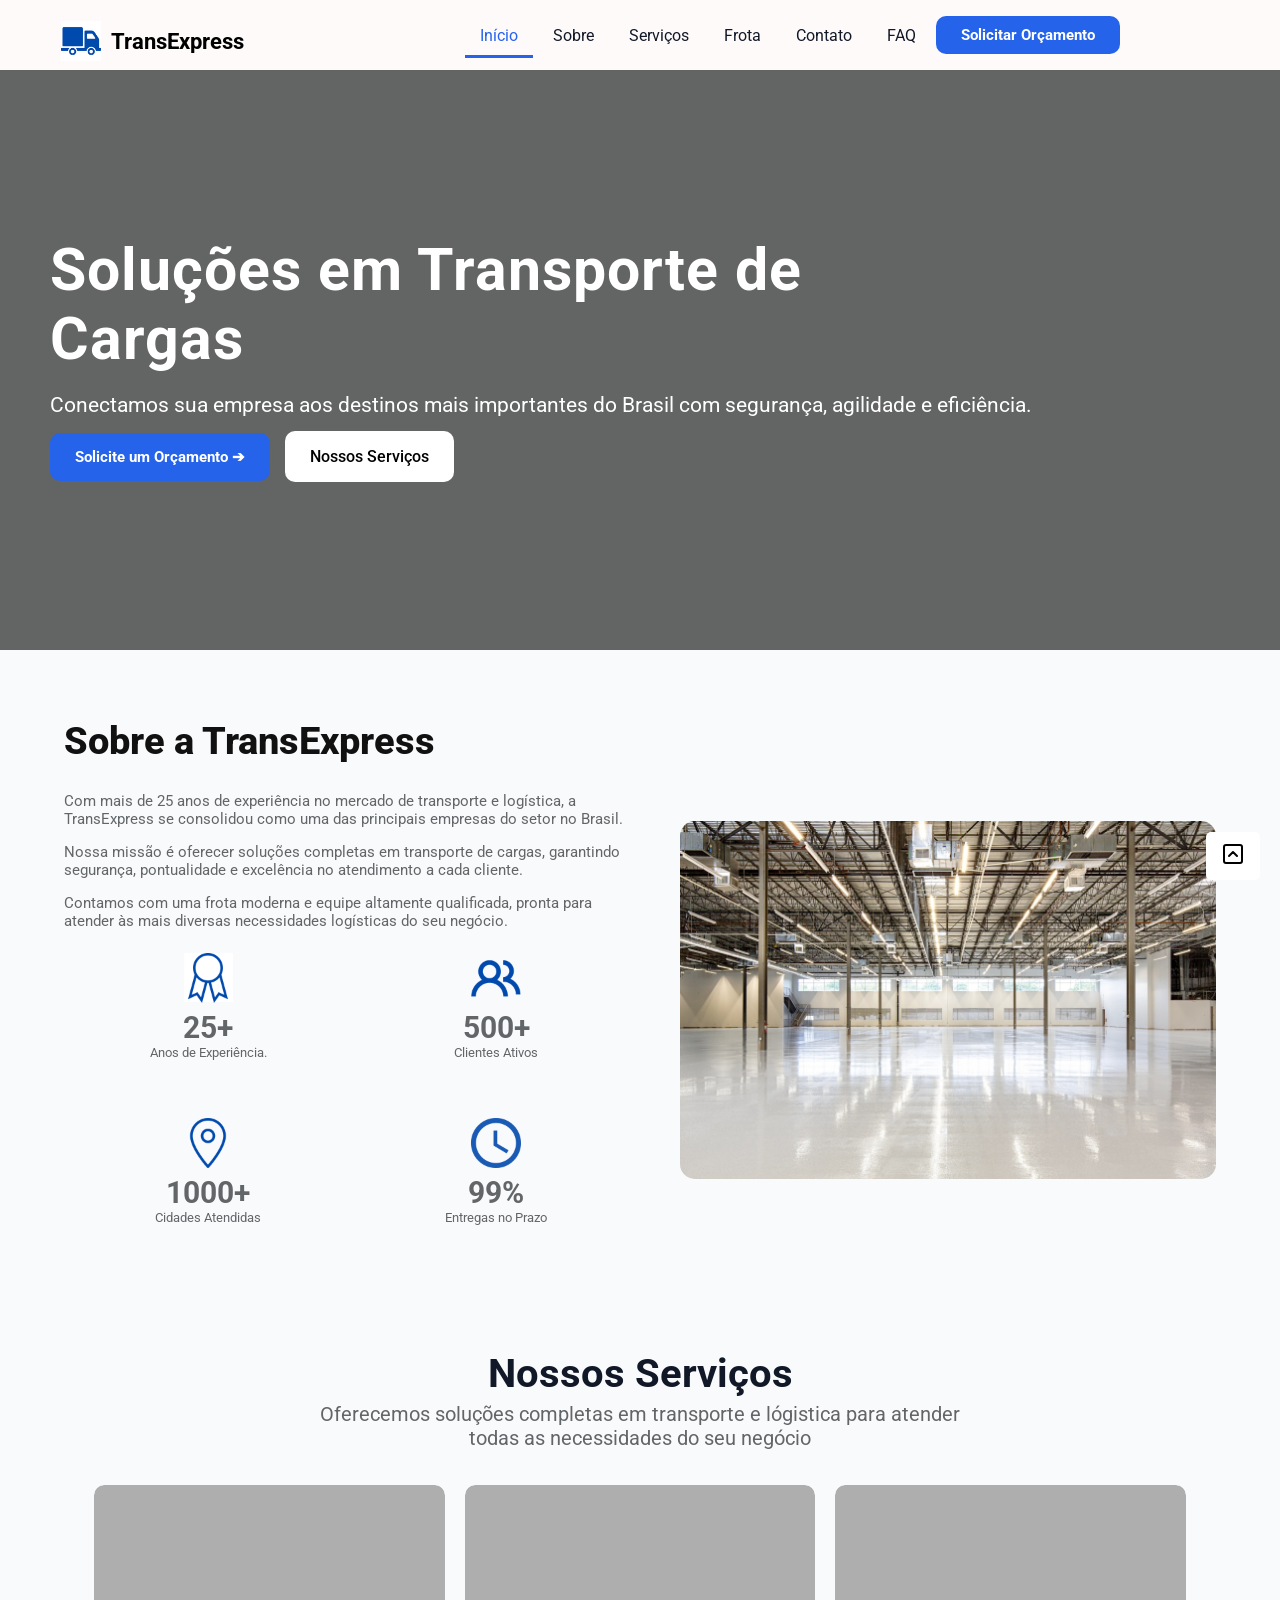
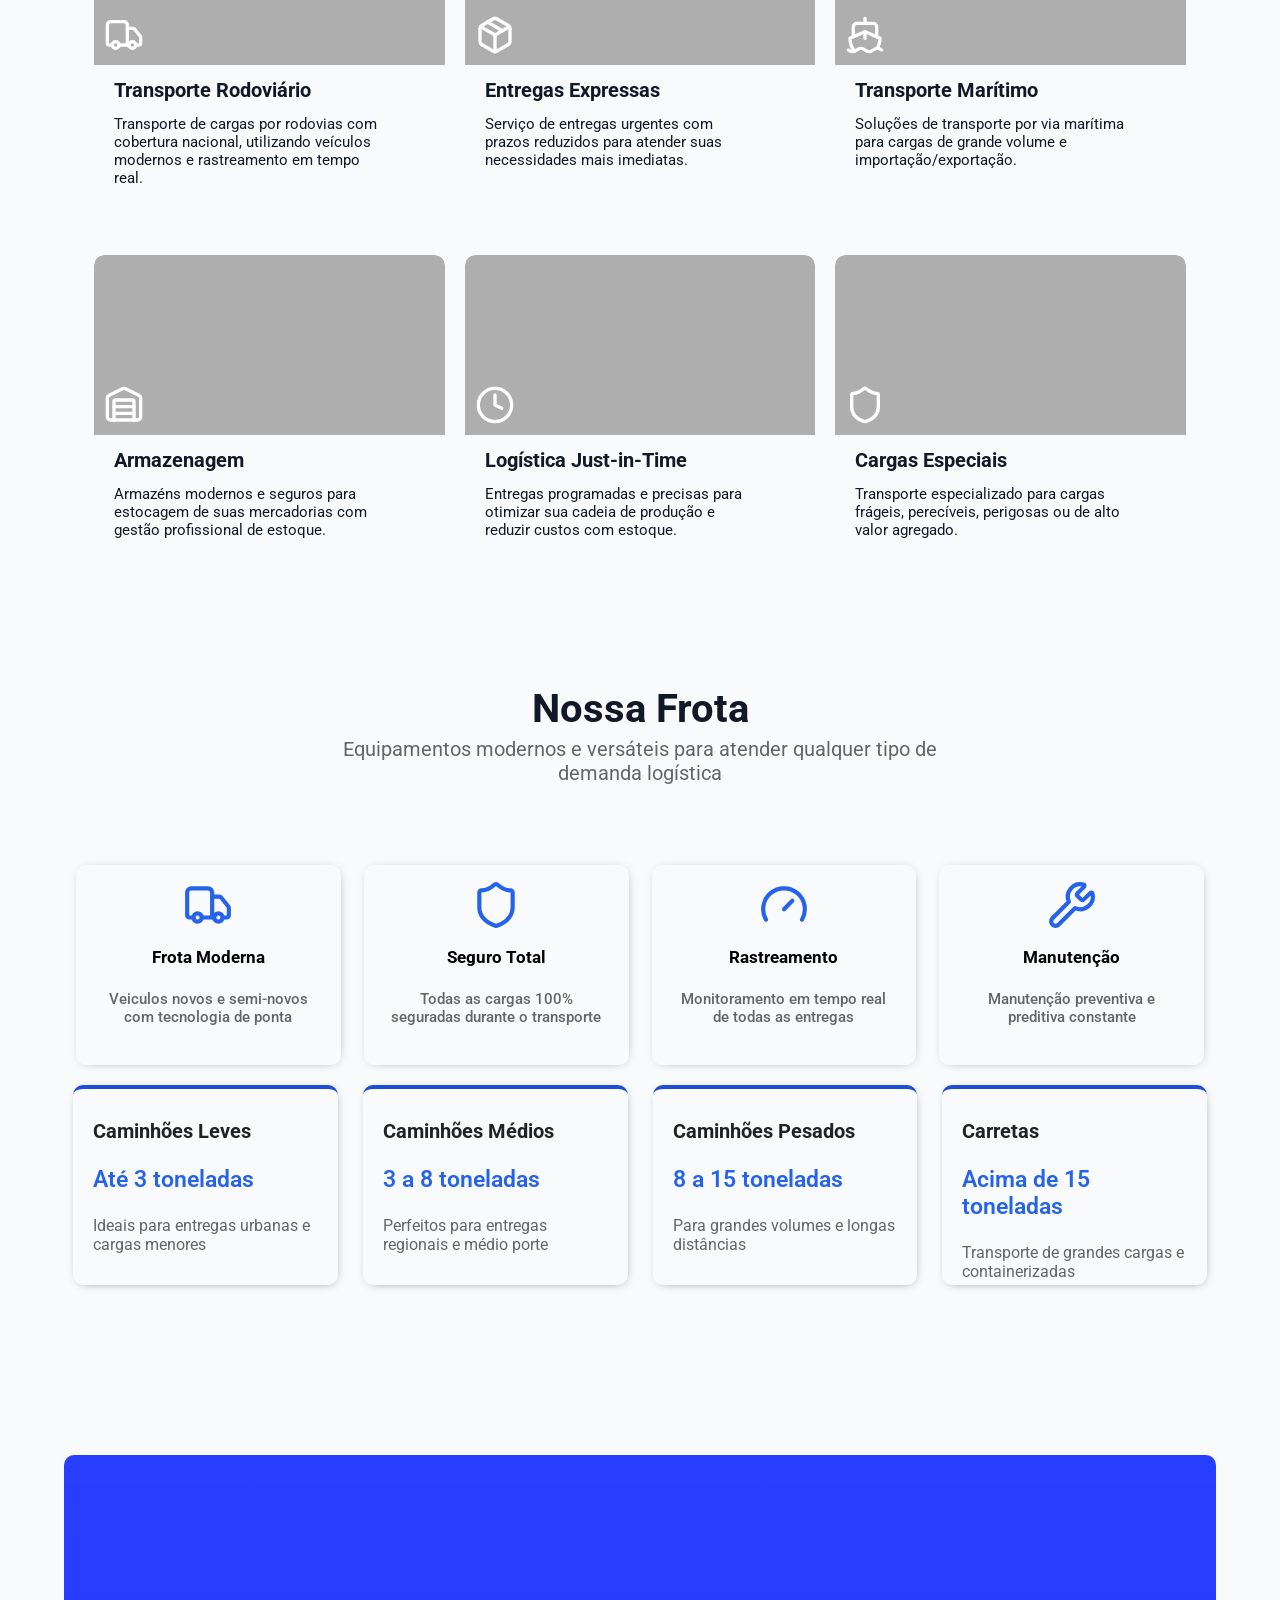
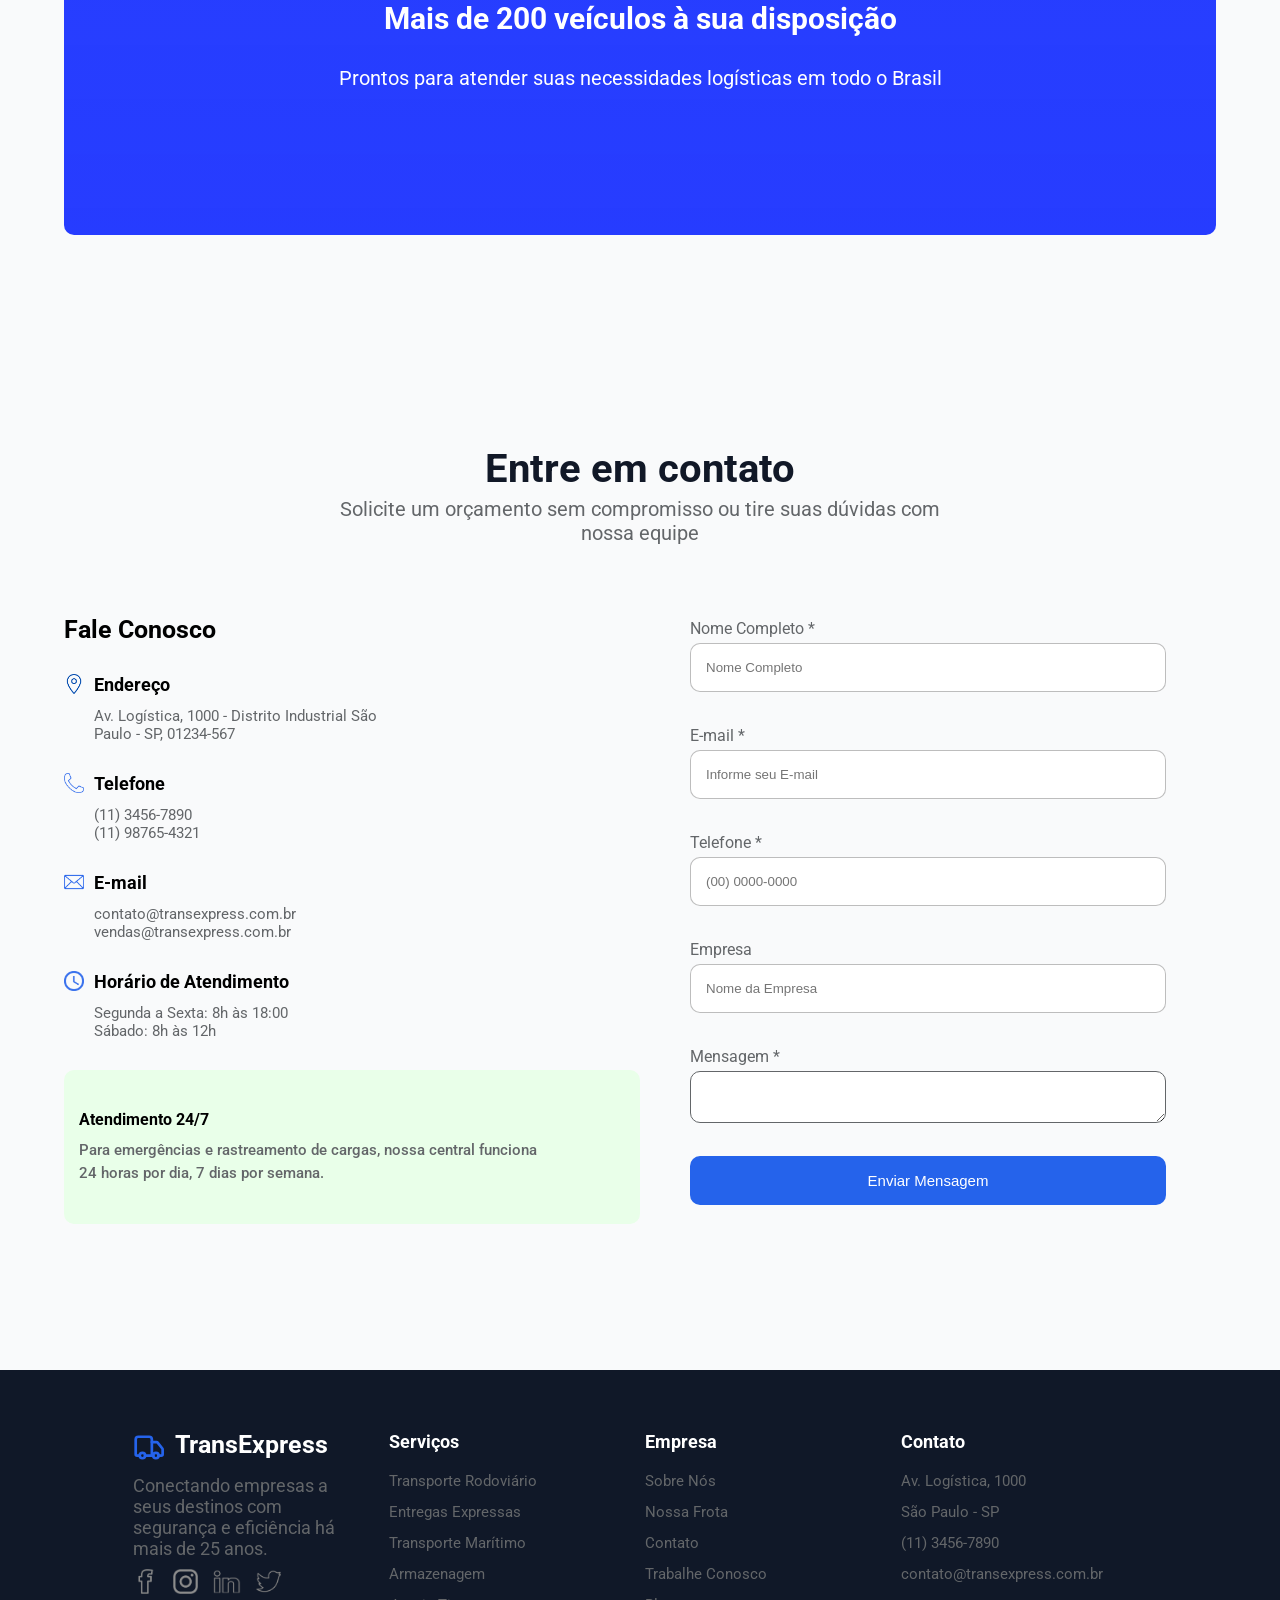
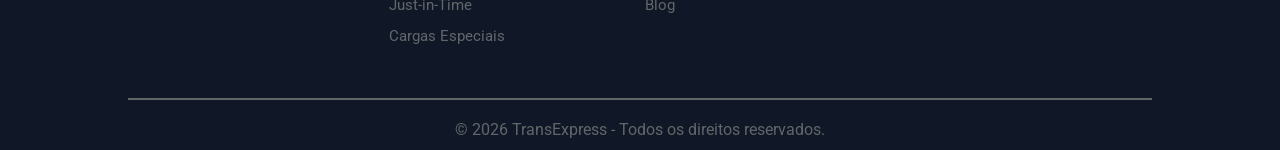
<file: index.html>
<!DOCTYPE html>
<html lang="pt-br">

<head>
    <meta charset="UTF-8">
    <meta name="viewport" content="width=device-width, initial-scale=1.0">
    <link rel="stylesheet" href="../css/estilo.css">
    <link rel="stylesheet" href="../css/cabecalho.css">
    <style>
        #menu-color {
            border-bottom: 3px solid var(--color-primaria);
            color: var(--color-primaria);
        }
    </style>
    <title>TransExpress</title>
</head>

<body>
    <div id="topo"></div>
    <header class="cabecalho" id="header-cabecalho">
        <div class="container-header">
            <div class="logo">
                <a href="/" style="text-decoration: none;">
                    <img src="../imagens/icone-logo-site.png" alt="[LOGO-SITE]">
                    <p class="name-empresa"><strong>TransExpress</strong></p>
                </a>
            </div>
            <nav class="nav-bar">
                <input type="checkbox" id="tg-toggle" name="tg-toggle" style="display: none;">
                <div class="container-menu">
                    <ul class="menu">
                        <li><a href="index.html" id="menu-color">Início</a></li>
                        <li><a href="paginas.site/sobre.html">Sobre</a></li>
                        <li><a href="paginas.site/servicos.html">Serviços</a></li>
                        <li><a href="paginas.site/frota.html">Frota</a></li>
                        <li><a href="paginas.site/contato.html">Contato</a></li>
                        <li><a href="paginas.site/faq.html">FAQ</a></li>
                        <li><a href="paginas.site/contato.html" class="btn-orcamento">Solicitar Orçamento</a></li>
                    </ul>
                </div>

                <label for="tg-toggle" class="hamburguer">
                    <img src="../imagens/menu-hamburguer-icone.png" alt="" width="30px" height="30px">
                </label>
            </nav>
        </div>
    </header>
    <main class="conteudo-principal">
        <section class="secao-inicio" id="inicio">
            <article class="container-inicio">
                <div class="conteudo-inicio">
                    <h1 class="title-content">
                        <strong>Soluções em Transporte de Cargas</strong>
                    </h1>
                    <p class="subtitle-h1">
                        Conectamos sua empresa aos destinos mais importantes do Brasil com segurança, agilidade e
                        eficiência.
                    </p>
                    <ul class="faixa-botoes-inicio">
                        <li class="li-btn-orc"><a href="orcamento.html" class="btn-orcamento">Solicite um Orçamento
                                ➔</a></li>
                        <li>
                            <a href="#servicos" class="btn-servicos">Nossos Serviços</a>
                        </li>
                    </ul>
                </div>
            </article>
        </section>
        <section class="conteudo-principal-container" id="conteudo-principal">
            <section class="secao-sobre" id="sobre">
                <article class="container-sobre">
                    <article class="sobre-content">
                        <h2 class="title-sobre">
                            <strong>
                                Sobre a TransExpress
                            </strong>
                        </h2>
                        <p class="text-sobre">
                            Com mais de 25 anos de experiência no mercado de transporte e logística, a TransExpress se
                            consolidou como uma das principais empresas do setor no Brasil.
                        </p>
                        <p class="text-sobre">Nossa missão é oferecer soluções completas em transporte de cargas,
                            garantindo
                            segurança, pontualidade e excelência no atendimento a cada cliente.</p>
                        <p class="text-sobre">
                            Contamos com uma frota moderna e equipe altamente qualificada, pronta para atender às mais
                            diversas necessidades logísticas do seu negócio.
                        </p>
                        <article class="pequenos-cards">
                            <div class="cards-sobre">
                                <img src="../imagens/emblema-icone.png" alt="">
                                <p class="numbers-info"><strong>
                                        25+
                                    </strong></p>
                                <p class="text-cards-sobre">
                                    Anos de Experiência.
                                </p>
                            </div>
                            <div class="cards-sobre">
                                <img src="../imagens/users-icone.png" alt="">
                                <p class="numbers-info"><strong>
                                        500+
                                    </strong></p>
                                <p class="text-cards-sobre">
                                    Clientes Ativos
                                </p>
                            </div>
                        </article>
                        <article class="pequenos-cards">
                            <div class="cards-sobre">
                                <img src="../imagens/local-icone.png" alt="">
                                <p class="numbers-info"><strong>
                                        1000+
                                    </strong></p>
                                <p class="text-cards-sobre">
                                    Cidades Atendidas
                                </p>
                            </div>
                            <div class="cards-sobre">
                                <img src="../imagens/relogio-icon.png" alt="">
                                <p class="numbers-info"><strong>
                                        99%
                                    </strong></p>
                                <p class="text-cards-sobre">
                                    Entregas no Prazo
                                </p>
                            </div>
                        </article>
                    </article>
                </article>
                <article class="imagem-sobre">
                    <div class="content-img-sobre"><img src="../imagens/img-sobre.jpg" alt=""></div>
                </article>
            </section>
            <section class="secao-servicos" id="servicos">
                <div class="container-servicos">
                    <div class="container">
                        <h2 class="h2-title-section"><strong>
                                Nossos Serviços
                            </strong></h2>
                        <p class="subtitle-services">
                            <span>
                                Oferecemos soluções completas em transporte e lógistica para atender todas as
                                necessidades do
                                seu
                                negócio
                            </span>
                        </p>
                    </div>
                    <section class="section-cards-servicos">
                        <article class="container container-cards-serv">

                            <div class="card-servicos card1" id="transporte-rodoviario">
                                <div class="imagem-fundo">
                                    <svg xmlns="http://www.w3.org/2000/svg" width="24" height="24" viewBox="0 0 24 24"
                                        fill="none" stroke="#ffffff" stroke-width="2" stroke-linecap="round"
                                        stroke-linejoin="round" class="lucide lucide-truck-icon lucide-truck">
                                        <path d="M14 18V6a2 2 0 0 0-2-2H4a2 2 0 0 0-2 2v11a1 1 0 0 0 1 1h2" />
                                        <path d="M15 18H9" />
                                        <path
                                            d="M19 18h2a1 1 0 0 0 1-1v-3.65a1 1 0 0 0-.22-.624l-3.48-4.35A1 1 0 0 0 17.52 8H14" />
                                        <circle cx="17" cy="18" r="2" />
                                        <circle cx="7" cy="18" r="2" />
                                    </svg>
                                </div>
                                <h3 class="title-cards">
                                    <strong>Transporte Rodoviário</strong>
                                </h3>
                                <p class="text-cards">
                                    Transporte de cargas por rodovias com cobertura nacional, utilizando veículos
                                    modernos e
                                    rastreamento em tempo real.
                                </p>
                            </div>

                            <div class="card-servicos card2" id="entregas-expressas">
                                <div class="imagem-fundo">
                                    <svg xmlns="http://www.w3.org/2000/svg" width="24" height="24" viewBox="0 0 24 24"
                                        fill="none" stroke="#ffffff" stroke-width="2" stroke-linecap="round"
                                        stroke-linejoin="round" class="lucide lucide-package-icon lucide-package">
                                        <path
                                            d="M11 21.73a2 2 0 0 0 2 0l7-4A2 2 0 0 0 21 16V8a2 2 0 0 0-1-1.73l-7-4a2 2 0 0 0-2 0l-7 4A2 2 0 0 0 3 8v8a2 2 0 0 0 1 1.73z" />
                                        <path d="M12 22V12" />
                                        <polyline points="3.29 7 12 12 20.71 7" />
                                        <path d="m7.5 4.27 9 5.15" />
                                    </svg>
                                </div>
                                <h3 class="title-cards">
                                    <strong>Entregas Expressas</strong>
                                </h3>
                                <p class="text-cards">
                                    Serviço de entregas urgentes com prazos reduzidos para atender suas necessidades
                                    mais
                                    imediatas.
                                </p>
                            </div>
                            <div class="card-servicos card3" id="transporte-maritimo">
                                <div class="imagem-fundo">
                                    <svg xmlns="http://www.w3.org/2000/svg" width="24" height="24" viewBox="0 0 24 24"
                                        fill="none" stroke="#ffffff" stroke-width="2" stroke-linecap="round"
                                        stroke-linejoin="round" class="lucide lucide-ship-icon lucide-ship">
                                        <path d="M12 10.189V14" />
                                        <path d="M12 2v3" />
                                        <path d="M19 13V7a2 2 0 0 0-2-2H7a2 2 0 0 0-2 2v6" />
                                        <path
                                            d="M19.38 20A11.6 11.6 0 0 0 21 14l-8.188-3.639a2 2 0 0 0-1.624 0L3 14a11.6 11.6 0 0 0 2.81 7.76" />
                                        <path
                                            d="M2 21c.6.5 1.2 1 2.5 1 2.5 0 2.5-2 5-2 1.3 0 1.9.5 2.5 1s1.2 1 2.5 1c2.5 0 2.5-2 5-2 1.3 0 1.9.5 2.5 1" />
                                    </svg>
                                </div>
                                <h3 class="title-cards">
                                    <strong>Transporte Marítimo</strong>
                                </h3>
                                <p class="text-cards">
                                    Soluções de transporte por via marítima para cargas de grande volume e
                                    importação/exportação.
                                </p>
                            </div>
                            <div class="card-servicos card4" id="armazenagem">
                                <div class="imagem-fundo">
                                    <svg xmlns="http://www.w3.org/2000/svg" width="24" height="24" viewBox="0 0 24 24"
                                        fill="none" stroke="#ffffff" stroke-width="2" stroke-linecap="round"
                                        stroke-linejoin="round" class="lucide lucide-warehouse-icon lucide-warehouse">
                                        <path d="M18 21V10a1 1 0 0 0-1-1H7a1 1 0 0 0-1 1v11" />
                                        <path
                                            d="M22 19a2 2 0 0 1-2 2H4a2 2 0 0 1-2-2V8a2 2 0 0 1 1.132-1.803l7.95-3.974a2 2 0 0 1 1.837 0l7.948 3.974A2 2 0 0 1 22 8z" />
                                        <path d="M6 13h12" />
                                        <path d="M6 17h12" />
                                    </svg>
                                </div>
                                <h3 class="title-cards">
                                    <strong>Armazenagem</strong>
                                </h3>
                                <p class="text-cards">
                                    Armazéns modernos e seguros para estocagem de suas mercadorias com gestão
                                    profissional
                                    de estoque.
                                </p>
                            </div>

                            <div class="card-servicos card5" id="just-in-time">
                                <div class="imagem-fundo">
                                    <svg xmlns="http://www.w3.org/2000/svg" width="24" height="24" viewBox="0 0 24 24"
                                        fill="none" stroke="#fff" stroke-width="2" stroke-linecap="round"
                                        stroke-linejoin="round" class="lucide lucide-clock-icon lucide-clock">
                                        <circle cx="12" cy="12" r="10" />
                                        <path d="M12 6v6l4 2" />
                                    </svg>
                                </div>
                                <h3 class="title-cards">
                                    <strong>Logística Just-in-Time</strong>
                                </h3>
                                <p class="text-cards">
                                    Entregas programadas e precisas para otimizar sua cadeia de produção e reduzir
                                    custos
                                    com estoque.
                                </p>
                            </div>
                            <div class="card-servicos card6" id="cargas-especiais">
                                <div class="imagem-fundo">
                                    <svg xmlns="http://www.w3.org/2000/svg" viewBox="0 0 24 24" fill="none"
                                        stroke="#fff" stroke-width="2" stroke-linecap="round" stroke-linejoin="round"
                                        class="lucide lucide-shield-icon lucide-shield">
                                        <path
                                            d="M20 13c0 5-3.5 7.5-7.66 8.95a1 1 0 0 1-.67-.01C7.5 20.5 4 18 4 13V6a1 1 0 0 1 1-1c2 0 4.5-1.2 6.24-2.72a1.17 1.17 0 0 1 1.52 0C14.51 3.81 17 5 19 5a1 1 0 0 1 1 1z" />
                                    </svg>
                                </div>
                                <h3 class="title-cards">
                                    <strong>Cargas Especiais</strong>
                                </h3>
                                <p class="text-cards">
                                    Transporte especializado para cargas frágeis, perecíveis, perigosas ou de alto valor
                                    agregado.
                                </p>
                            </div>
                        </article>
                    </section>
                </div>
            </section>
            <section class="secao-frota" id="frota">
                <div class="container-frota-secao">
                    <article class="container">
                        <h2 class="h2-title-section"><strong>
                                Nossa Frota
                            </strong></h2>
                        <p class="subtitle-services">
                            <span>Equipamentos modernos e versáteis para atender qualquer tipo de demanda
                                logística</span>
                        </p>
                    </article>
                    <section class="cards-nossa-frota" id="frota-moderna">
                        <div class="container">
                            <div class="card-frota">
                                <div class="img-container">
                                    <svg xmlns="http://www.w3.org/2000/svg" width="50" height="50" viewBox="0 0 24 24"
                                        fill="none" stroke="#2563EB" stroke-width="2" stroke-linecap="round"
                                        stroke-linejoin="round" class="lucide lucide-truck-icon lucide-truck">
                                        <path d="M14 18V6a2 2 0 0 0-2-2H4a2 2 0 0 0-2 2v11a1 1 0 0 0 1 1h2" />
                                        <path d="M15 18H9" />
                                        <path
                                            d="M19 18h2a1 1 0 0 0 1-1v-3.65a1 1 0 0 0-.22-.624l-3.48-4.35A1 1 0 0 0 17.52 8H14" />
                                        <circle cx="17" cy="18" r="2" />
                                        <circle cx="7" cy="18" r="2" />
                                    </svg>
                                </div>
                                <div class="content-card">
                                    <h3>
                                        <strong>Frota Moderna</strong>
                                    </h3>
                                    <p>Veiculos novos e semi-novos com tecnologia de ponta </p>
                                </div>
                            </div>
                            <div class="card-frota">
                                <div class="img-container">
                                    <svg xmlns="http://www.w3.org/2000/svg" width="50" height="50" viewBox="0 0 24 24"
                                        fill="none" stroke="#2563EB" stroke-width="2" stroke-linecap="round"
                                        stroke-linejoin="round" class="lucide lucide-shield-icon lucide-shield">
                                        <path
                                            d="M20 13c0 5-3.5 7.5-7.66 8.95a1 1 0 0 1-.67-.01C7.5 20.5 4 18 4 13V6a1 1 0 0 1 1-1c2 0 4.5-1.2 6.24-2.72a1.17 1.17 0 0 1 1.52 0C14.51 3.81 17 5 19 5a1 1 0 0 1 1 1z" />
                                    </svg>
                                </div>
                                <div class="content-card">
                                    <h3>
                                        <strong>Seguro Total</strong>
                                    </h3>
                                    <p>Todas as cargas 100% seguradas durante o transporte</p>
                                </div>
                            </div>
                            <div class="card-frota" id="rastreamento">
                                <div class="img-container">
                                    <svg xmlns="http://www.w3.org/2000/svg" width="50" height="50" viewBox="0 0 24 24"
                                        fill="none" stroke="#2563EB" stroke-width="2" stroke-linecap="round"
                                        stroke-linejoin="round" class="lucide lucide-gauge-icon lucide-gauge">
                                        <path d="m12 14 4-4" />
                                        <path d="M3.34 19a10 10 0 1 1 17.32 0" />
                                    </svg>
                                </div>
                                <div class="content-card">
                                    <h3>
                                        <strong>Rastreamento</strong>
                                    </h3>
                                    <p>Monitoramento em tempo real de todas as entregas</p>
                                </div>
                            </div>
                            <div class="card-frota" id="manutencao">
                                <div class="img-container">
                                    <svg xmlns="http://www.w3.org/2000/svg" width="50" height="50" viewBox="0 0 24 24"
                                        fill="none" stroke="#2563EB" stroke-width="2" stroke-linecap="round"
                                        stroke-linejoin="round" class="lucide lucide-wrench-icon lucide-wrench">
                                        <path
                                            d="M14.7 6.3a1 1 0 0 0 0 1.4l1.6 1.6a1 1 0 0 0 1.4 0l3.106-3.105c.32-.322.863-.22.983.218a6 6 0 0 1-8.259 7.057l-7.91 7.91a1 1 0 0 1-2.999-3l7.91-7.91a6 6 0 0 1 7.057-8.259c.438.12.54.662.219.984z" />
                                    </svg>
                                </div>
                                <div class="content-card">
                                    <h3>
                                        <strong>Manutenção</strong>
                                    </h3>
                                    <p>Manutenção preventiva e preditiva constante</p>
                                </div>
                            </div>
                        </div>
                    </section>
                    <section class="section-cards-veiculos">
                        <article class="container">
                            <div class="card-veiculos">
                                <h3 class="title-veiculos">
                                    <strong>Caminhões Leves</strong>
                                </h3>
                                <p class="info-caminhoes"><span>Até 3 toneladas</span></p>
                                <p>Ideais para entregas urbanas e cargas menores</p>
                            </div>
                            <div class="card-veiculos">
                                <h3 class="title-veiculos">
                                    <strong>Caminhões Médios</strong>
                                </h3>
                                <p class="info-caminhoes"><span>3 a 8 toneladas</span></p>
                                <p>Perfeitos para entregas regionais e médio porte</p>
                            </div>
                            <div class="card-veiculos">
                                <h3 class="title-veiculos">
                                    <strong>Caminhões Pesados</strong>
                                </h3>
                                <p class="info-caminhoes"><span>8 a 15 toneladas</span></p>
                                <p>Para grandes volumes e longas distâncias</p>
                            </div>
                            <div class="card-veiculos">
                                <h3 class="title-veiculos">
                                    <strong>Carretas</strong>
                                </h3>
                                <p class="info-caminhoes"><span>Acima de 15 toneladas</span></p>
                                <p>Transporte de grandes cargas e containerizadas</p>
                            </div>
                        </article>
                    </section>
                </div>
            </section>
            <section class="secao-banner" id="trabalhe-conosco">
                <article class="container">
                    <div class="bloco-img">
                        <div class="content-banner">
                            <h3 class="title-banner">
                                <strong>Mais de 200 veículos à sua disposição</strong>
                            </h3>
                            <p>
                                Prontos para atender suas necessidades logísticas em todo o Brasil
                            </p>
                        </div>
                    </div>
                </article>
            </section>
            <section class="secao-contato" id="contato">
                <div class="container">
                    <h2 class="h2-title-section"><strong>
                            Entre em contato
                        </strong></h2>
                    <p class="subtitle-services">
                        <span>Solicite um orçamento sem compromisso ou tire suas dúvidas com nossa equipe</span>
                    </p>
                </div>
                <article class="container">
                    <section class="content-fale-conosco">
                        <h3 class="fale-conosco">
                            <strong>Fale Conosco</strong>
                        </h3>
                        <div class="endereco-contato">
                            <img src="../imagens/local-icone.png" alt="" class="icone-local">
                            <div class="content-contato">
                                <p class="title-contt"><strong>
                                        Endereço
                                    </strong></p>
                                <p>Av. Logística, 1000 - Distrito Industrial
                                    São Paulo - SP, 01234-567</p>
                            </div>
                        </div>
                        <div class="tel">
                            <img src="../imagens/telefone-icone.png" alt="" class="icone-telefone">
                            <div class="content-contato">
                                <p class="title-contt"><strong>Telefone</strong></p>
                                <p>(11) 3456-7890</p>
                                <p>(11) 98765-4321</p>
                            </div>
                        </div>
                        <div class="email">
                            <img src="../imagens/email-contato.png" alt="" class="icone-email">
                            <div class="content-contato">
                                <p class="title-contt"><strong>E-mail</strong></p>
                                <p>contato@transexpress.com.br</p>
                                <p>vendas@transexpress.com.br</p>
                            </div>
                        </div>
                        <div class="horario-atendimento">
                            <img src="../imagens/relogio-icones-endereco.png" alt="" class="icone-relogio">
                            <div class="content-contato">
                                <p class="title-contt"><strong>Horário de Atendimento</strong></p>
                                <p>Segunda a Sexta: 8h às 18:00</p>
                                <p>Sábado: 8h às 12h</p>
                            </div>
                        </div>
                        <article class="box-atendimento">
                            <h4><b>Atendimento 24/7</b></h4>
                            <p>Para emergências e rastreamento de cargas, nossa central funciona 24 horas por dia, 7
                                dias
                                por semana.</p>
                        </article>
                    </section>
                    <section class="formulario">
                        <form action="" method="post" class="form-contato">
                            <fieldset class="field">
                                <div class="nome">
                                    <label for="name">
                                        Nome Completo *
                                    </label>
                                    <input type="text" name="nome" id="name" placeholder="Nome Completo">
                                </div>
                                <div class="div-email">
                                    <label for="email">
                                        E-mail *
                                    </label>
                                    <input type="email" id="email" name="email" placeholder="Informe seu E-mail">
                                </div>
                                <div class="telefone">
                                    <label for="telefone">
                                        Telefone *
                                    </label>
                                    <input type="tel" id="tel" name="tel" placeholder="(00) 0000-0000">
                                </div>
                                <div class="empresa">
                                    <label for="empresa">
                                        Empresa
                                    </label>
                                    <input type="text" id="empresa" name="empresa" placeholder="Nome da Empresa">
                                </div>
                                <div class="mensagem">
                                    <label for="mensagem">
                                        Mensagem *
                                    </label>
                                    <textarea name="mensagem" id="mensagem" rows="2" cols="20"></textarea>
                                </div>
                                <div class="btn-enviar">
                                    <input type="submit" id="btn-enviar" name="btn-enviar0" value="Enviar Mensagem">
                                </div>
                            </fieldset>
                        </form>
                    </section>
                </article>
            </section>
        </section>
        <footer class="footer-site">
            <article class="container-footer">
                <section class="column-footer">
                    <div class="logo-footer">
                        <svg xmlns="http://www.w3.org/2000/svg" width="35" height="35" viewBox="0 0 24 24" fill="none"
                            stroke="#2563EB" stroke-width="2" stroke-linecap="round" stroke-linejoin="round"
                            class="lucide lucide-truck-icon lucide-truck">
                            <path d="M14 18V6a2 2 0 0 0-2-2H4a2 2 0 0 0-2 2v11a1 1 0 0 0 1 1h2" />
                            <path d="M15 18H9" />
                            <path d="M19 18h2a1 1 0 0 0 1-1v-3.65a1 1 0 0 0-.22-.624l-3.48-4.35A1 1 0 0 0 17.52 8H14" />
                            <circle cx="17" cy="18" r="2" />
                            <circle cx="7" cy="18" r="2" />
                        </svg>
                        <p class="logo-footer-p"><strong>TransExpress</strong></p>
                    </div>
                    <p>Conectando empresas a seus destinos com segurança e eficiência há mais de 25 anos.</p>
                    <div class="links-icones">
                        <a href="#" class="facebook">
                            <img src="../imagens/facebook icone.png" alt="" class="icone-facebook">
                        </a>
                        <a href="#" class="instagram">
                            <img src="../imagens/instagram icone.png" alt="" class="instagram-icone">
                        </a>
                        <a href="#" class="linkedin">
                            <img src="../imagens/linkedin icone.png" alt="" class="linkedin-icone">
                        </a>
                        <a href="#" class="twiter">
                            <img src="../imagens/x icone.png" alt="" class="x-icone" height="15px">
                        </a>
                    </div>
                </section>
                <section class="column-footer servicos-footer">
                    <h4><b>Serviços</b></h4>
                    <div class="secao-links-footer">
                        <a href="#transporte-rodoviario">
                            <p>Transporte Rodoviário</p>
                        </a>
                        <a href="#entregas-expressas">
                            <p>Entregas Expressas</p>
                        </a>
                        <a href="#transporte-maritimo">
                            <p>Transporte Marítimo</p>
                        </a>
                        <a href="#armazenagem">
                            <p>Armazenagem</p>
                        </a>
                        <a href="#just-in-time">
                            <p>Just-in-Time</p>
                        </a>
                        <a href="#cargas-especiais">
                            <p>Cargas Especiais</p>
                        </a>
                    </div>
                </section>
                <section class="column-footer empresa-footer">
                    <h4><b>Empresa</b></h4>
                    <div class="secao-links-footer">
                        <a href="#sobre">
                            <p>Sobre Nós</p>
                        </a>
                        <a href="#frota">
                            <p>Nossa Frota</p>
                        </a>
                        <a href="#contato">
                            <p>Contato</p>
                        </a>
                        <a href="#trabalhe-conosco">
                            <p>Trabalhe Conosco</p>
                        </a>
                        <a href="#">
                            <p>Blog</p>
                        </a>
                    </div>
                </section>
                <section class="column-footer contato-footer">
                    <h4><b>Contato</b></h4>
                    <div class="secao-links-footer-empr">
                        <p>Av. Logística, 1000</p>
                        <p>São Paulo - SP</p>
                        <p>(11) 3456-7890</p>
                        <p>contato@transexpress.com.br</p>
                    </div>
                </section>
            </article>
            <p class="p-footer-final">© 2026 TransExpress - Todos os direitos reservados.</p>
        </footer>

        <a href="#topo" class="botao-topo"><svg xmlns="http://www.w3.org/2000/svg" width="24" height="24"
                viewBox="0 0 24 24" fill="none" stroke="#000" stroke-width="2" stroke-linecap="round"
                stroke-linejoin="round" class="lucide lucide-square-chevron-up-icon lucide-square-chevron-up">
                <rect width="18" height="18" x="3" y="3" rx="2" />
                <path d="m8 14 4-4 4 4" />
            </svg></a>
    </main>
</body>

</html>
</file>
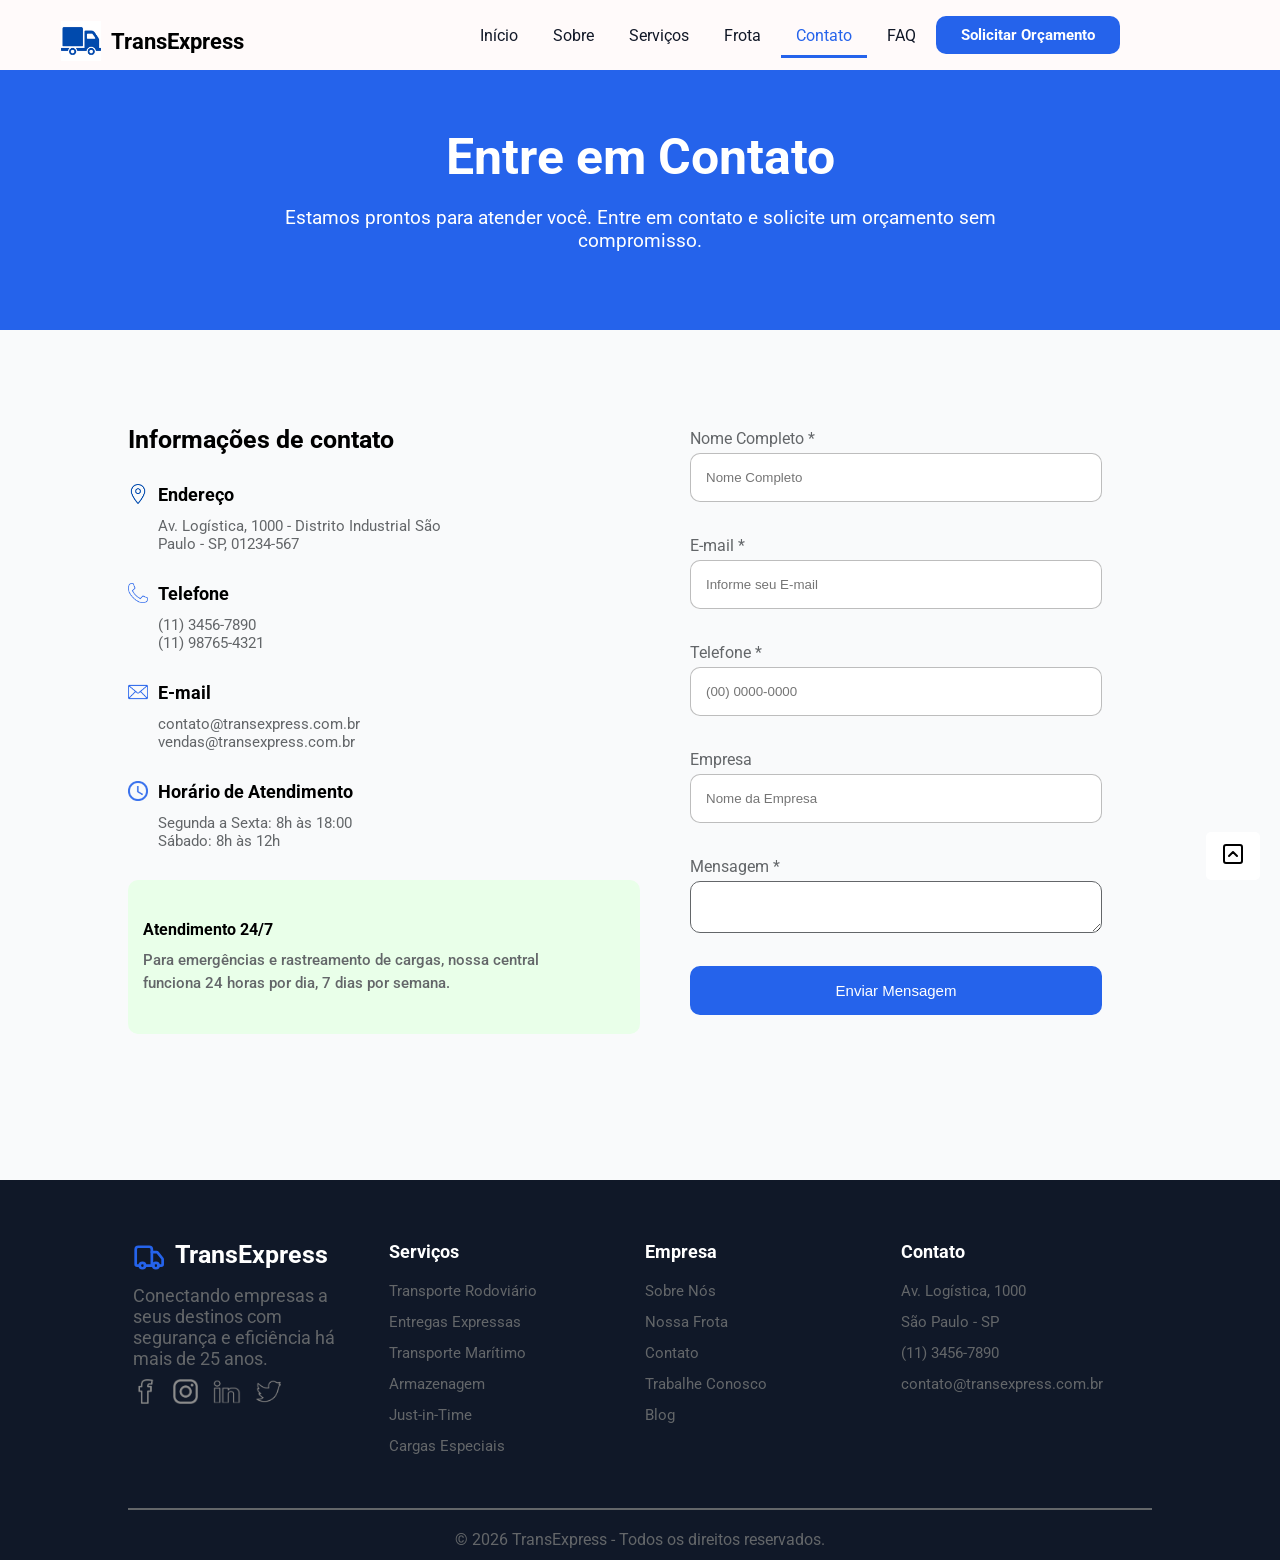
<file: paginas.site/contato.html>
<!DOCTYPE html>
<html lang="pt-br">

<head>
    <meta charset="UTF-8">
    <meta name="viewport" content="width=device-width, initial-scale=1.0">
    <link rel="stylesheet" href="/css/contato.css">
    <link rel="stylesheet" href="/css/cabecalho.css">
    <link rel="stylesheet" href="/css/footer.css">
    <style>
        #menu-color {
            border-bottom: 3px solid var(--color-primaria);
            color: var(--color-primaria);
        }
    </style>
    <title>Contato</title>
</head>

<body>
    <div id="topo"></div>
    <header class="cabecalho">
        <div class="container-header">
            <div class="logo">
                <a href="/" style="text-decoration: none;">
                    <img src="/imagens/icone-logo-site.png" alt="[LOGO-SITE]">
                    <p class="name-empresa"><strong>TransExpress</strong></p>
                </a>
            </div>
            <nav class="nav-bar">
                <input type="checkbox" id="tg-toggle" name="tg-toggle" style="display: none;">
                <div class="container-menu">
                    <ul class="menu">
                        <li><a href="../index.html">Início</a></li>
                        <li><a href="sobre.html">Sobre</a></li>
                        <li><a href="servicos.html">Serviços</a></li>
                        <li><a href="frota.html">Frota</a></li>
                        <li><a href="contato.html" id="menu-color">Contato</a></li>
                        <li><a href="faq.html">FAQ</a></li>
                        <li><a href="contato.html" class="btn-orcamento">Solicitar Orçamento</a></li>
                    </ul>
                </div>

                <label for="tg-toggle" class="hamburguer">
                    <img src="/imagens/menu-hamburguer-icone.png" alt="" width="30px" height="30px">
                </label>
            </nav>
        </div>
    </header>
    <main class="conteudo-principal">
        <article class="banner-secao">
            <div class="banner">
                <h1>Entre em Contato</h1>
                <p class="text-banner">Estamos prontos para atender você. Entre em contato e solicite um orçamento sem
                    compromisso.</p>
            </div>
        </article>
        <section class="conteudo-principal-container">
            <section class="secao-contato" id="contato">
                <article class="container">
                    <section class="content-fale-conosco">
                        <h3 class="fale-conosco">
                            <strong>Informações de contato</strong>
                        </h3>
                        <div class="endereco-contato">
                            <img src="/imagens/local-icone.png" alt="" class="icone-local">
                            <div class="content-contato">
                                <p class="title-contt"><strong>
                                        Endereço
                                    </strong></p>
                                <p>Av. Logística, 1000 - Distrito Industrial
                                    São Paulo - SP, 01234-567</p>
                            </div>
                        </div>
                        <div class="tel">
                            <img src="/imagens/telefone-icone.png" alt="" class="icone-telefone">
                            <div class="content-contato">
                                <p class="title-contt"><strong>Telefone</strong></p>
                                <p>(11) 3456-7890</p>
                                <p>(11) 98765-4321</p>
                            </div>
                        </div>
                        <div class="email">
                            <img src="/imagens/email-contato.png" alt="" class="icone-email">
                            <div class="content-contato">
                                <p class="title-contt"><strong>E-mail</strong></p>
                                <p>contato@transexpress.com.br</p>
                                <p>vendas@transexpress.com.br</p>
                            </div>
                        </div>
                        <div class="horario-atendimento">
                            <img src="/imagens/relogio-icones-endereco.png" alt="" class="icone-relogio">
                            <div class="content-contato">
                                <p class="title-contt"><strong>Horário de Atendimento</strong></p>
                                <p>Segunda a Sexta: 8h às 18:00</p>
                                <p>Sábado: 8h às 12h</p>
                            </div>
                        </div>
                        <article class="box-atendimento">
                            <h4><b>Atendimento 24/7</b></h4>
                            <p>Para emergências e rastreamento de cargas, nossa central funciona 24 horas por dia, 7
                                dias
                                por semana.</p>
                        </article>
                    </section>
                    <section class="formulario">
                        <form action="" method="post" class="form-contato">
                            <fieldset class="field">
                                <div class="nome">
                                    <label for="name">
                                        Nome Completo *
                                    </label>
                                    <input type="text" name="nome" id="name" placeholder="Nome Completo">
                                </div>
                                <div class="div-email">
                                    <label for="email">
                                        E-mail *
                                    </label>
                                    <input type="email" id="email" name="email" placeholder="Informe seu E-mail">
                                </div>
                                <div class="telefone">
                                    <label for="telefone">
                                        Telefone *
                                    </label>
                                    <input type="tel" id="tel" name="tel" placeholder="(00) 0000-0000">
                                </div>
                                <div class="empresa">
                                    <label for="empresa">
                                        Empresa
                                    </label>
                                    <input type="text" id="empresa" name="empresa" placeholder="Nome da Empresa">
                                </div>
                                <div class="mensagem">
                                    <label for="mensagem">
                                        Mensagem *
                                    </label>
                                    <textarea name="mensagem" id="mensagem" rows="2" cols="20"></textarea>
                                </div>
                                <div class="btn-enviar">
                                    <input type="submit" id="btn-enviar" name="btn-enviar0" value="Enviar Mensagem">
                                </div>
                            </fieldset>
                        </form>
                    </section>
                </article>
            </section>
        </section>
    </main>







    <footer class="footer-site">
        <article class="container-footer">
            <section class="column-footer">
                <div class="logo-footer">
                    <svg xmlns="http://www.w3.org/2000/svg" width="35" height="35" viewBox="0 0 24 24" fill="none"
                        stroke="#2563EB" stroke-width="2" stroke-linecap="round" stroke-linejoin="round"
                        class="lucide lucide-truck-icon lucide-truck">
                        <path d="M14 18V6a2 2 0 0 0-2-2H4a2 2 0 0 0-2 2v11a1 1 0 0 0 1 1h2" />
                        <path d="M15 18H9" />
                        <path d="M19 18h2a1 1 0 0 0 1-1v-3.65a1 1 0 0 0-.22-.624l-3.48-4.35A1 1 0 0 0 17.52 8H14" />
                        <circle cx="17" cy="18" r="2" />
                        <circle cx="7" cy="18" r="2" />
                    </svg>
                    <p class="logo-footer-p"><strong>TransExpress</strong></p>
                </div>
                <p>Conectando empresas a seus destinos com segurança e eficiência há mais de 25 anos.</p>
                <div class="links-icones">
                    <a href="#" class="facebook">
                        <img src="/imagens/facebook icone.png" alt="" class="icone-facebook">
                    </a>
                    <a href="#" class="instagram">
                        <img src="/imagens/instagram icone.png" alt="" class="instagram-icone">
                    </a>
                    <a href="#" class="linkedin">
                        <img src="/imagens/linkedin icone.png" alt="" class="linkedin-icone">
                    </a>
                    <a href="#" class="twiter">
                        <img src="/imagens/x icone.png" alt="" class="x-icone" height="15px">
                    </a>
                </div>
            </section>
            <section class="column-footer servicos-footer">
                <h4><b>Serviços</b></h4>
                <div class="secao-links-footer">
                    <a href="#transporte-rodoviario">
                        <p>Transporte Rodoviário</p>
                    </a>
                    <a href="#entregas-expressas">
                        <p>Entregas Expressas</p>
                    </a>
                    <a href="#transporte-maritimo">
                        <p>Transporte Marítimo</p>
                    </a>
                    <a href="#armazenagem">
                        <p>Armazenagem</p>
                    </a>
                    <a href="#just-in-time">
                        <p>Just-in-Time</p>
                    </a>
                    <a href="#cargas-especiais">
                        <p>Cargas Especiais</p>
                    </a>
                </div>
            </section>
            <section class="column-footer empresa-footer">
                <h4><b>Empresa</b></h4>
                <div class="secao-links-footer">
                    <a href="#sobre">
                        <p>Sobre Nós</p>
                    </a>
                    <a href="#frota">
                        <p>Nossa Frota</p>
                    </a>
                    <a href="#contato">
                        <p>Contato</p>
                    </a>
                    <a href="#trabalhe-conosco">
                        <p>Trabalhe Conosco</p>
                    </a>
                    <a href="#">
                        <p>Blog</p>
                    </a>
                </div>
            </section>
            <section class="column-footer contato-footer">
                <h4><b>Contato</b></h4>
                <div class="secao-links-footer-empr">
                    <p>Av. Logística, 1000</p>
                    <p>São Paulo - SP</p>
                    <p>(11) 3456-7890</p>
                    <p>contato@transexpress.com.br</p>
                </div>
            </section>
        </article>
        <p class="p-footer-final">© 2026 TransExpress - Todos os direitos reservados.</p>
    </footer>

    <a href="#topo" class="botao-topo"><svg xmlns="http://www.w3.org/2000/svg" width="24" height="24"
            viewBox="0 0 24 24" fill="none" stroke="#000" stroke-width="2" stroke-linecap="round"
            stroke-linejoin="round" class="lucide lucide-square-chevron-up-icon lucide-square-chevron-up">
            <rect width="18" height="18" x="3" y="3" rx="2" />
            <path d="m8 14 4-4 4 4" />
        </svg></a>
</body>

</html>
</file>
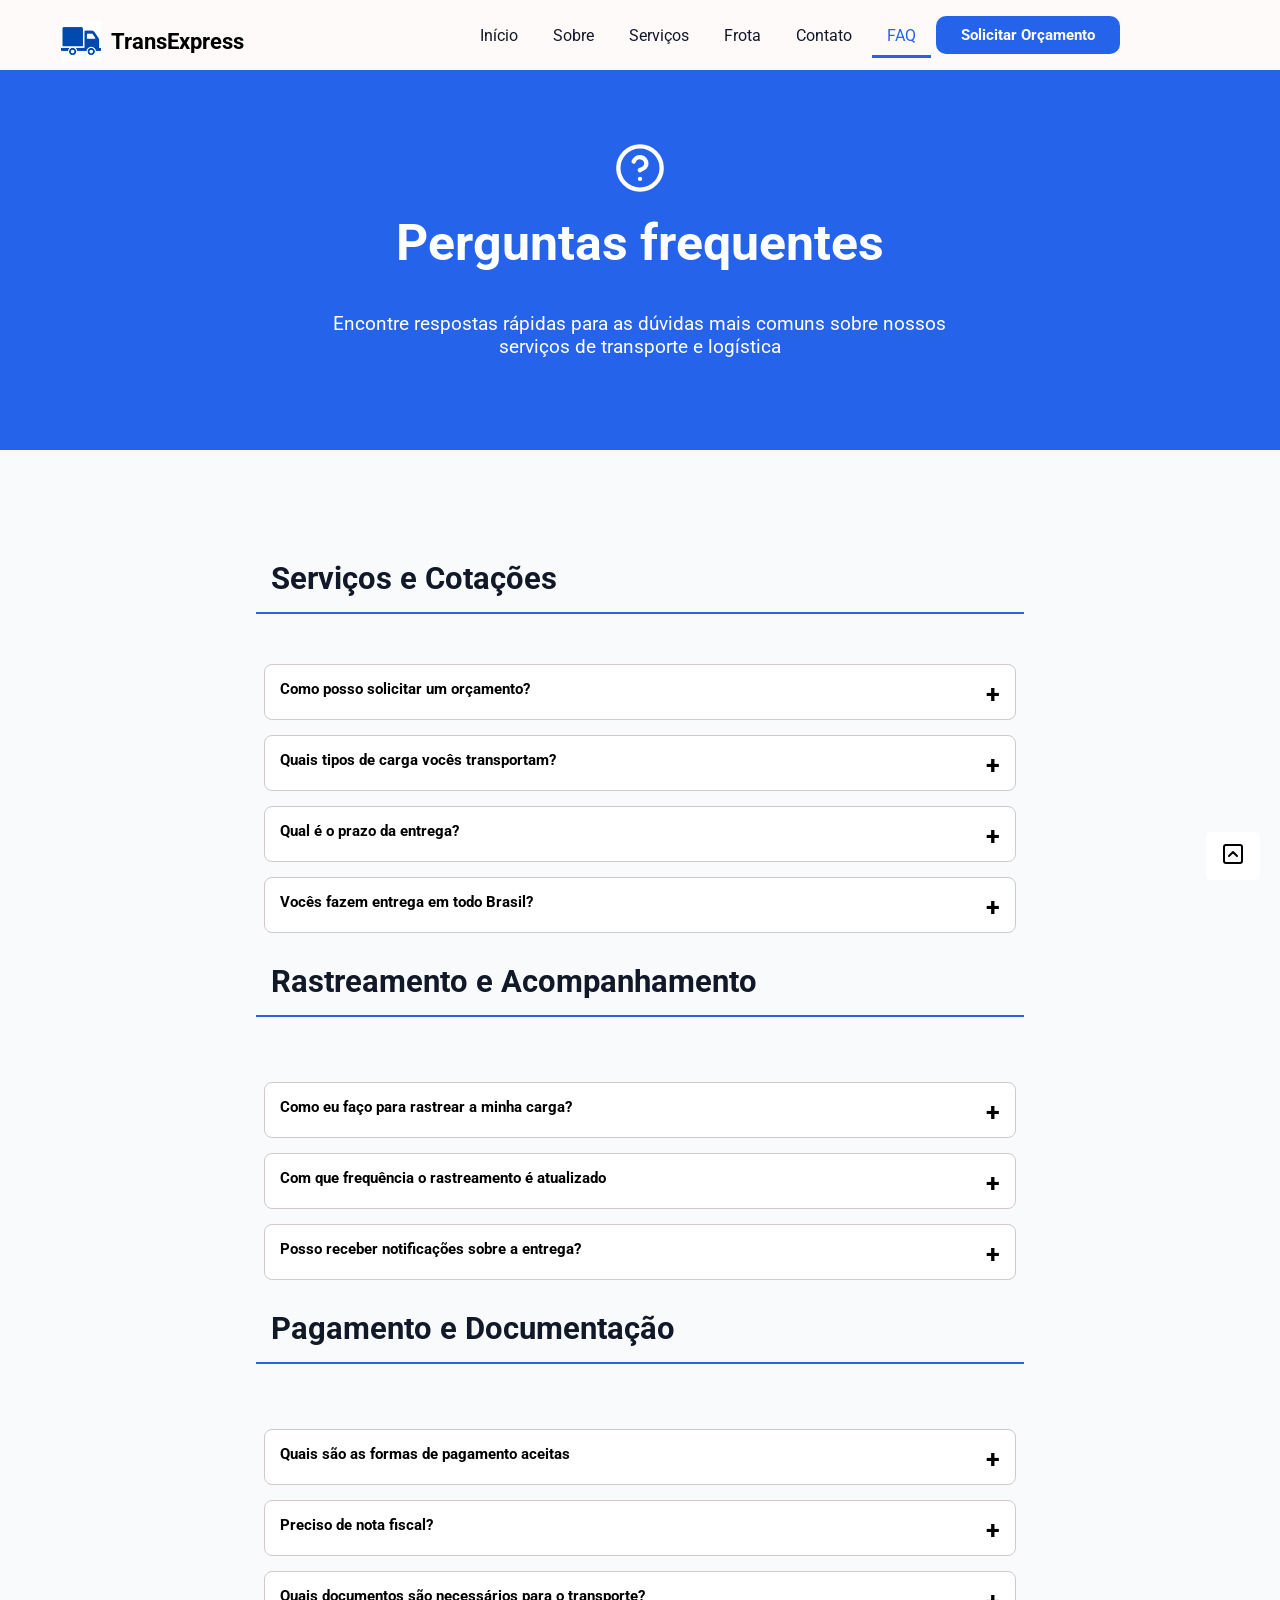
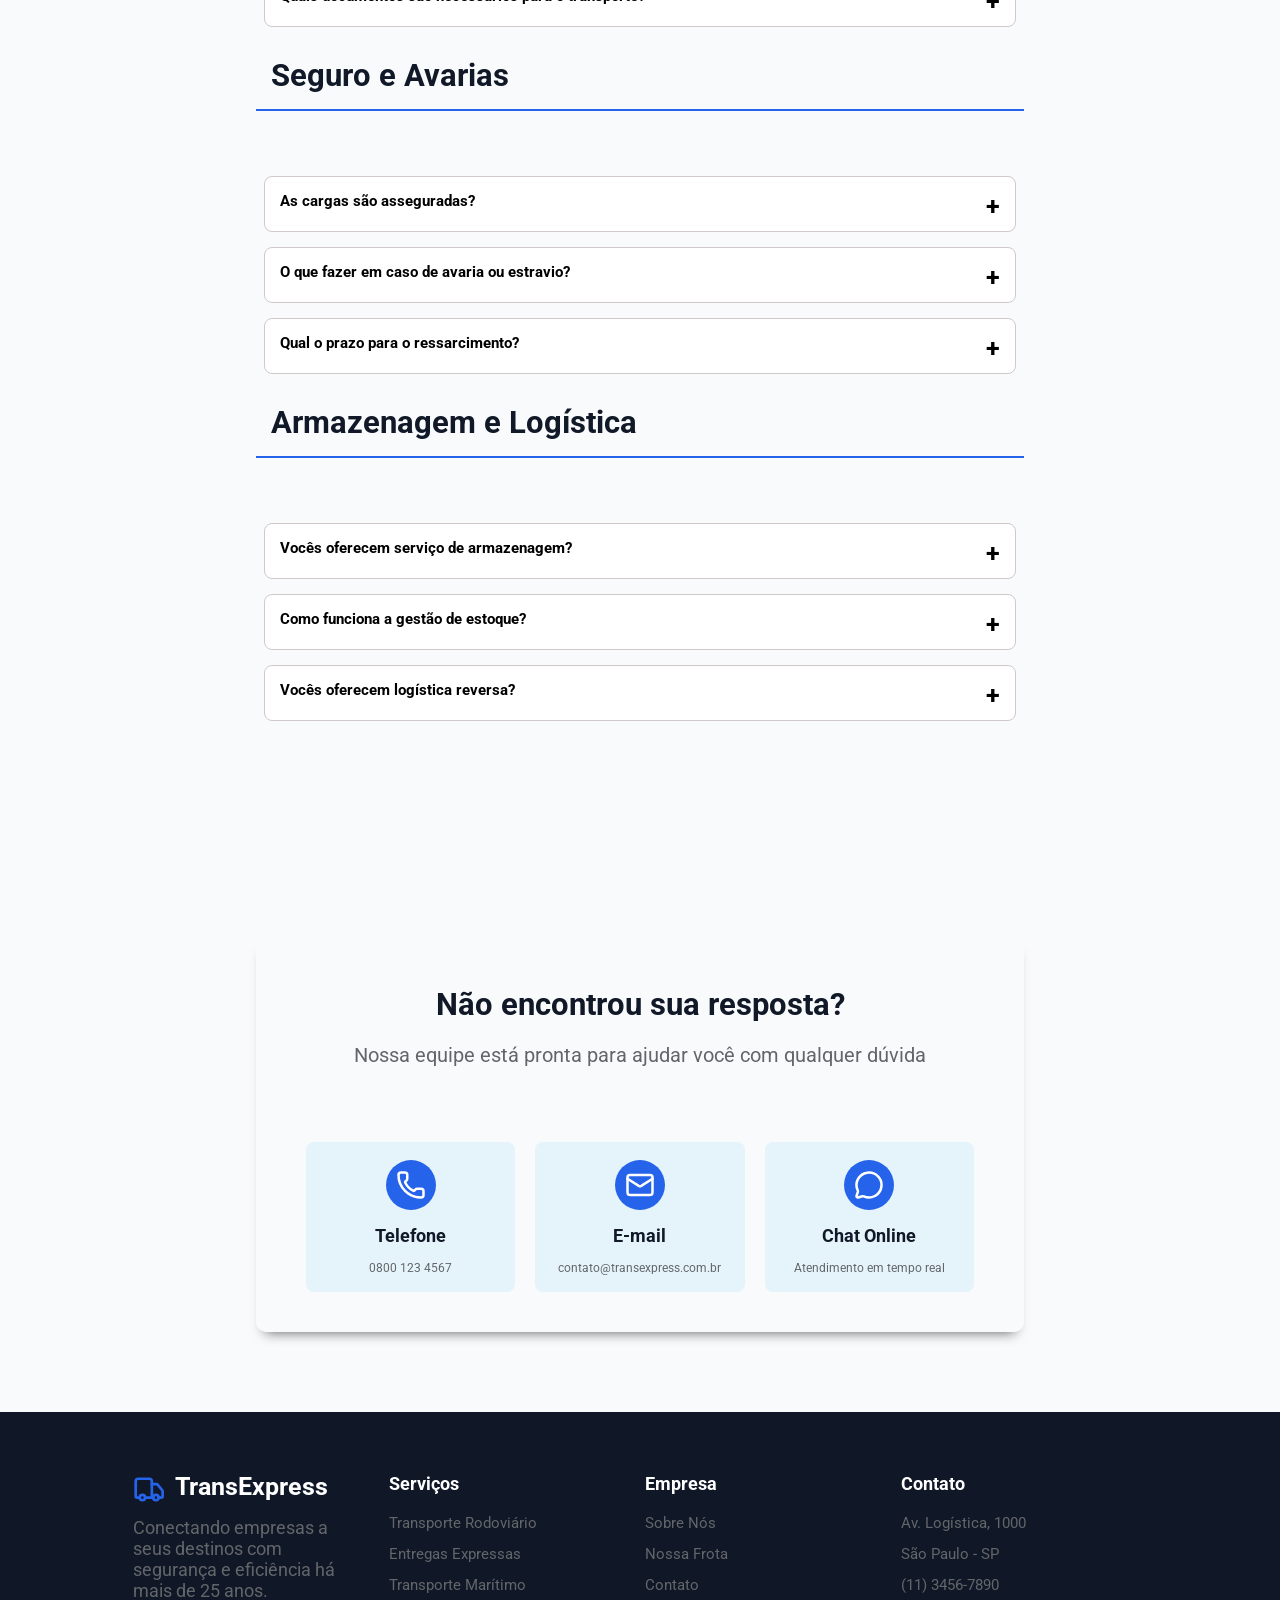
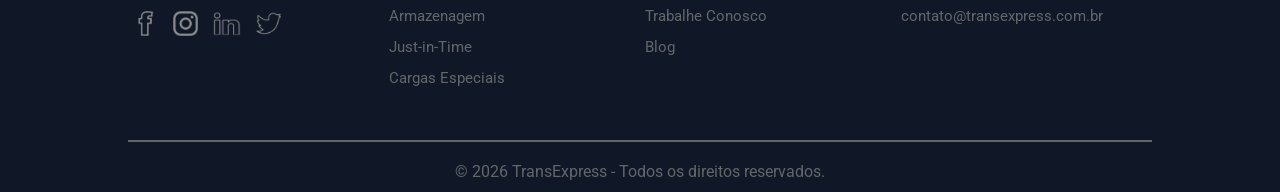
<file: paginas.site/faq.html>
<!DOCTYPE html>
<html lang="pt-br">

<head>
    <meta charset="UTF-8">
    <meta name="viewport" content="width=device-width, initial-scale=1.0">
    <link rel="stylesheet" href="/css/faq.css">
    <link rel="stylesheet" href="/css/cabecalho.css">
    <link rel="stylesheet" href="/css/footer.css">
    <style>
        #menu-color {
            border-bottom: 3px solid var(--color-primaria);
            color: var(--color-primaria);
        }
    </style>
    <title>FAQ</title>
</head>

<body>
    <div id="topo"></div>
    <header class="cabecalho">
        <div class="container-header">
            <div class="logo">
                <a href="/" style="text-decoration: none;">
                    <img src="/imagens/icone-logo-site.png" alt="[LOGO-SITE]">
                    <p class="name-empresa"><strong>TransExpress</strong></p>
                </a>
            </div>
            <nav class="nav-bar">
                <input type="checkbox" id="tg-toggle" name="tg-toggle" style="display: none;">
                <label for="tg-toggle" class="hamburguer">
                    <img src="/imagens/menu-hamburguer-icone.png" alt="" width="30px" height="30px">
                </label>
                <div class="container-menu">
                    <ul class="menu">
                        <li><a href="../index.html">Início</a></li>
                        <li><a href="sobre.html">Sobre</a></li>
                        <li><a href="servicos.html">Serviços</a></li>
                        <li><a href="frota.html">Frota</a></li>
                        <li><a href="contato.html">Contato</a></li>
                        <li><a href="faq.html" id="menu-color">FAQ</a></li>
                        <li><a href="contato.html" class="btn-orcamento">Solicitar Orçamento</a></li>
                    </ul>
                </div>

            </nav>
        </div>
    </header>
    <main class="conteudo-principal">
        <article class="banner-secao">
            <div class="banner"><svg xmlns="http://www.w3.org/2000/svg" width="52" height="52" viewBox="0 0 24 24"
                    fill="none" stroke="#fff" stroke-width="2" stroke-linecap="round" stroke-linejoin="round"
                    class="lucide lucide-circle-question-mark-icon lucide-circle-question-mark">
                    <circle cx="12" cy="12" r="10" />
                    <path d="M9.09 9a3 3 0 0 1 5.83 1c0 2-3 3-3 3" />
                    <path d="M12 17h.01" />
                </svg>
                <h1>Perguntas frequentes</h1>
                <p class="text-banner">Encontre respostas rápidas para as dúvidas mais comuns sobre nossos serviços de
                    transporte e logística
                </p>
            </div>
        </article>
        <section class="conteudo-principal-container">
            <section class="servicos-cotacoes">
                <h2 class="h2-title-section"><strong>Serviços e Cotações</strong></h2>
                <div class="container sumary-container">
                    <details for="sumary">
                        <summary>Como posso solicitar um orçamento?</summary id="sumary">
                        <p>Você pode solicitar um orçamento através do nosso formulário de contato, por telefone (0800
                            123
                            4567) ou enviando um e-mail para contato@transexpress.com.br. Nossa equipe responderá em até
                            24
                            horas úteis com uma proposta personalizada para suas necessidades.</p>
                    </details>

                    <details>
                        <summary>Quais tipos de carga vocês transportam?</summary>
                        <p>Transportamos diversos tipos de cargas incluindo: mercadorias gerais, produtos perecíveis,
                            cargas frágeis, materiais perigosos (com certificação), cargas de alto valor agregado e
                            equipamentos especiais. Para cada tipo de carga, oferecemos soluções específicas e
                            personalizadas.</p>
                    </details>

                    <details>
                        <summary>Qual é o prazo da entrega?</summary>
                        <p>Os prazos variam de acordo com a origem, destino e tipo de serviço contratado. Para capitais,
                            normalmente o prazo é de 3 a 5 dias úteis. Para entregas expressas, podemos reduzir
                            significativamente esse tempo. Consulte nossos consultores para prazos específicos.</p>
                    </details>

                    <details>
                        <summary>Vocês fazem entrega em todo Brasil?</summary>
                        <p>Sim! A TransExpress possui cobertura nacional, atendendo todas as capitais e mais de 1.000
                            cidades em todo o território brasileiro. Para localidades específicas, consulte nossa
                            central de atendimento.</p>
                    </details>
                    <h2 class="h2-title-section"><strong>Rastreamento e Acompanhamento</strong></h2>

                    <details>
                        <summary>Como eu faço para rastrear a minha carga?</summary>
                        <p>Você pode rastrear sua carga através do nosso sistema online na página de Rastreamento,
                            utilizando o código de rastreio fornecido no momento da contratação. O sistema é atualizado
                            em tempo real e mostra a localização exata da sua carga.</p>
                    </details>

                    <details>
                        <summary>Com que frequência o rastreamento é atualizado</summary>
                        <p>Nosso sistema de rastreamento é atualizado em tempo real, 24 horas por dia, 7 dias por
                            semana. Você receberá notificações automáticas por email ou SMS sobre mudanças importantes
                            no status da entrega.</p>
                    </details>
                    <details>
                        <summary>Posso receber notificações sobre a entrega?</summary>
                        <p>Sim! Ao cadastrar sua carga, você pode optar por receber notificações por email, SMS ou
                            WhatsApp sobre cada etapa do transporte: coleta realizada, carga em trânsito, chegada ao
                            centro de distribuição e entrega concluída.

                        </p>
                    </details>

                    <h2 class="h2-title-section"><strong>Pagamento e Documentação</strong></h2>

                    <details>
                        <summary>Quais são as formas de pagamento aceitas</summary>
                        <p>Aceitamos pagamento via: boleto bancário, transferência bancária, PIX, cartão de crédito
                            (parcelamento em até 6x) e faturamento mensal para clientes corporativos com contrato. Para
                            grandes volumes, oferecemos condições especiais.</p>
                    </details>

                    <details>
                        <summary>Preciso de nota fiscal?</summary>
                        <p>Sim, para qualquer transporte de carga é obrigatória a emissão de nota fiscal da mercadoria.
                            Nossos sistemas são integrados e podem processar NFe automaticamente. Também emitimos CT-e
                            (Conhecimento de Transporte Eletrônico) para cada operação.</p>
                    </details>

                    <details>
                        <summary>Quais documentos são necessários para o transporte?</summary>
                        <p>Os documentos básicos necessários são: Nota Fiscal da mercadoria, DANFE (Documento Auxiliar
                            da Nota Fiscal Eletrônica), documentação do destinatário (CNPJ/CPF) e, em casos especiais,
                            certificados ou licenças específicas do produto (ex: Anvisa para medicamentos).</p>
                    </details>

                    <h2 class="h2-title-section"><strong>Seguro e Avarias</strong></h2>

                    <details>
                        <summary>As cargas são asseguradas?</summary>
                        <p>Sim! Todas as cargas transportadas pela TransExpress possuem seguro obrigatório (RCTR-C).
                            Para cargas de alto valor, recomendamos a contratação de seguro adicional com cobertura
                            total. Trabalhamos com as principais seguradoras do mercado.</p>
                    </details>

                    <details>
                        <summary>O que fazer em caso de avaria ou estravio?</summary>
                        <p>Em caso de avaria ou extravio, entre em contato imediatamente com nossa central pelo telefone
                            0800 123 4567 ou abra um chamado através do nosso sistema online. Nossa equipe iniciará o
                            processo de sinistro junto à seguradora e acompanhará até a resolução completa.</p>
                    </details>

                    <details>
                        <summary>Qual o prazo para o ressarcimento?</summary>
                        <p>O prazo para análise e ressarcimento varia de acordo com cada caso e a complexidade da
                            situação, mas geralmente leva de 30 a 60 dias após a abertura do processo. Mantemos o
                            cliente informado sobre cada etapa do processo.</p>
                    </details>

                    <h2 class="h2-title-section"><strong>Armazenagem e Logística</strong></h2>

                    <details>
                        <summary>Vocês oferecem serviço de armazenagem?</summary>
                        <p>Sim! Possuímos armazéns modernos e seguros em várias localidades estratégicas. Oferecemos
                            serviços de armazenagem de curta e longa duração, com controle de estoque, gestão via WMS e
                            possibilidade de cross-docking.</p>
                    </details>

                    <details>
                        <summary>Como funciona a gestão de estoque?</summary>
                        <p>Utilizamos sistema WMS (Warehouse Management System) de última geração que permite controle
                            total do estoque em tempo real. Você pode acessar nosso portal e visualizar seu inventário,
                            movimentações e solicitar relatórios personalizados.</p>
                    </details>

                    <details>
                        <summary>Vocês oferecem logística reversa?</summary>
                        <p>Sim! Oferecemos serviços completos de logística reversa para devoluções, trocas, recalls e
                            descarte adequado de produtos. Temos processos estruturados e conformidade com todas as
                            legislações ambientais.</p>
                    </details>
                </div>
            </section>
            <section class="secao-resposta-encontrada">
                <div class="container">
                    <h2 class="h2-title-sessao"><strong>Não encontrou sua resposta?</strong></h2>
                    <p class="subtitle-services"><span>Nossa equipe está pronta para ajudar você com qualquer
                            dúvida</span></p>

                    <div class="container-cards container">
                        <div class="card-resposta">
                            <a href="contato.html">
                                <div class="container-img">
                                    <svg xmlns="http://www.w3.org/2000/svg" width="30" height="30" viewBox="0 0 24 24"
                                        fill="none" stroke="#fff" stroke-width="2" stroke-linecap="round"
                                        stroke-linejoin="round" class="lucide lucide-phone-icon lucide-phone">
                                        <path
                                            d="M13.832 16.568a1 1 0 0 0 1.213-.303l.355-.465A2 2 0 0 1 17 15h3a2 2 0 0 1 2 2v3a2 2 0 0 1-2 2A18 18 0 0 1 2 4a2 2 0 0 1 2-2h3a2 2 0 0 1 2 2v3a2 2 0 0 1-.8 1.6l-.468.351a1 1 0 0 0-.292 1.233 14 14 0 0 0 6.392 6.384" />
                                    </svg>
                                </div>
                                <p><strong>Telefone</strong></p>
                                <p class="info">0800 123 4567</p>
                            </a>
                        </div>
                        <div class="card-resposta">
                            <a href="contato.html">
                                <div class="container-img">
                                    <svg xmlns="http://www.w3.org/2000/svg" width="30" height="30" viewBox="0 0 24 24"
                                        fill="none" stroke="#fff" stroke-width="2" stroke-linecap="round"
                                        stroke-linejoin="round" class="lucide lucide-mail-icon lucide-mail">
                                        <path d="m22 7-8.991 5.727a2 2 0 0 1-2.009 0L2 7" />
                                        <rect x="2" y="4" width="20" height="16" rx="2" />
                                    </svg>
                                </div>
                                <p><strong>E-mail</strong></p>
                                <p class="info">contato@transexpress.com.br</p>
                            </a>
                        </div>
                        <div class="card-resposta">
                            <a href="contato.html">
                                <div class="container-img">
                                    <svg xmlns="http://www.w3.org/2000/svg" width="30" height="30" viewBox="0 0 24 24"
                                        fill="none" stroke="#fff" stroke-width="2" stroke-linecap="round"
                                        stroke-linejoin="round"
                                        class="lucide lucide-message-circle-icon lucide-message-circle">
                                        <path
                                            d="M2.992 16.342a2 2 0 0 1 .094 1.167l-1.065 3.29a1 1 0 0 0 1.236 1.168l3.413-.998a2 2 0 0 1 1.099.092 10 10 0 1 0-4.777-4.719" />
                                    </svg>
                                </div>
                                <p><strong>Chat Online</strong></p>
                                <p class="info">Atendimento em tempo real</p>
                            </a>
                        </div>
                    </div>
                </div>
            </section>
        </section>
    </main>

    <footer class=" footer-site">
        <article class="container-footer">
            <section class="column-footer">
                <div class="logo-footer">
                    <svg xmlns="http://www.w3.org/2000/svg" width="35" height="35" viewBox="0 0 24 24" fill="none"
                        stroke="#2563EB" stroke-width="2" stroke-linecap="round" stroke-linejoin="round"
                        class="lucide lucide-truck-icon lucide-truck">
                        <path d="M14 18V6a2 2 0 0 0-2-2H4a2 2 0 0 0-2 2v11a1 1 0 0 0 1 1h2" />
                        <path d="M15 18H9" />
                        <path d="M19 18h2a1 1 0 0 0 1-1v-3.65a1 1 0 0 0-.22-.624l-3.48-4.35A1 1 0 0 0 17.52 8H14" />
                        <circle cx="17" cy="18" r="2" />
                        <circle cx="7" cy="18" r="2" />
                    </svg>
                    <p class="logo-footer-p"><strong>TransExpress</strong></p>
                </div>
                <p>Conectando empresas a seus destinos com segurança e eficiência há mais de 25
                    anos.</p>
                <div class="links-icones">
                    <a href="#" class="facebook">
                        <img src="/imagens/facebook icone.png" alt="" class="icone-facebook">
                    </a>
                    <a href="#" class="instagram">
                        <img src="/imagens/instagram icone.png" alt="" class="instagram-icone">
                    </a>
                    <a href="#" class="linkedin">
                        <img src="/imagens/linkedin icone.png" alt="" class="linkedin-icone">
                    </a>
                    <a href="#" class="twiter">
                        <img src="/imagens/x icone.png" alt="" class="x-icone" height="15px">
                    </a>
                </div>
            </section>
            <section class="column-footer servicos-footer">
                <h4><b>Serviços</b></h4>
                <div class="secao-links-footer">
                    <a href="#transporte-rodoviario">
                        <p>Transporte Rodoviário</p>
                    </a>
                    <a href="#entregas-expressas">
                        <p>Entregas Expressas</p>
                    </a>
                    <a href="#transporte-maritimo">
                        <p>Transporte Marítimo</p>
                    </a>
                    <a href="#armazenagem">
                        <p>Armazenagem</p>
                    </a>
                    <a href="#just-in-time">
                        <p>Just-in-Time</p>
                    </a>
                    <a href="#cargas-especiais">
                        <p>Cargas Especiais</p>
                    </a>
                </div>
            </section>
            <section class="column-footer empresa-footer">
                <h4><b>Empresa</b></h4>
                <div class="secao-links-footer">
                    <a href="#sobre">
                        <p>Sobre Nós</p>
                    </a>
                    <a href="#frota">
                        <p>Nossa Frota</p>
                    </a>
                    <a href="#contato">
                        <p>Contato</p>
                    </a>
                    <a href="#trabalhe-conosco">
                        <p>Trabalhe Conosco</p>
                    </a>
                    <a href="#">
                        <p>Blog</p>
                    </a>
                </div>
            </section>
            <section class="column-footer contato-footer">
                <h4><b>Contato</b></h4>
                <div class="secao-links-footer-empr">
                    <p>Av. Logística, 1000</p>
                    <p>São Paulo - SP</p>
                    <p>(11) 3456-7890</p>
                    <p>contato@transexpress.com.br</p>
                </div>
            </section>
        </article>
        <p class="p-footer-final">© 2026 TransExpress - Todos os direitos reservados.</p>
    </footer>

    <a href="#topo" class="botao-topo"><svg xmlns="http://www.w3.org/2000/svg" width="24" height="24"
            viewBox="0 0 24 24" fill="none" stroke="#000" stroke-width="2" stroke-linecap="round"
            stroke-linejoin="round" class="lucide lucide-square-chevron-up-icon lucide-square-chevron-up">
            <rect width="18" height="18" x="3" y="3" rx="2" />
            <path d="m8 14 4-4 4 4" />
        </svg></a>
</body>

</html>
</file>
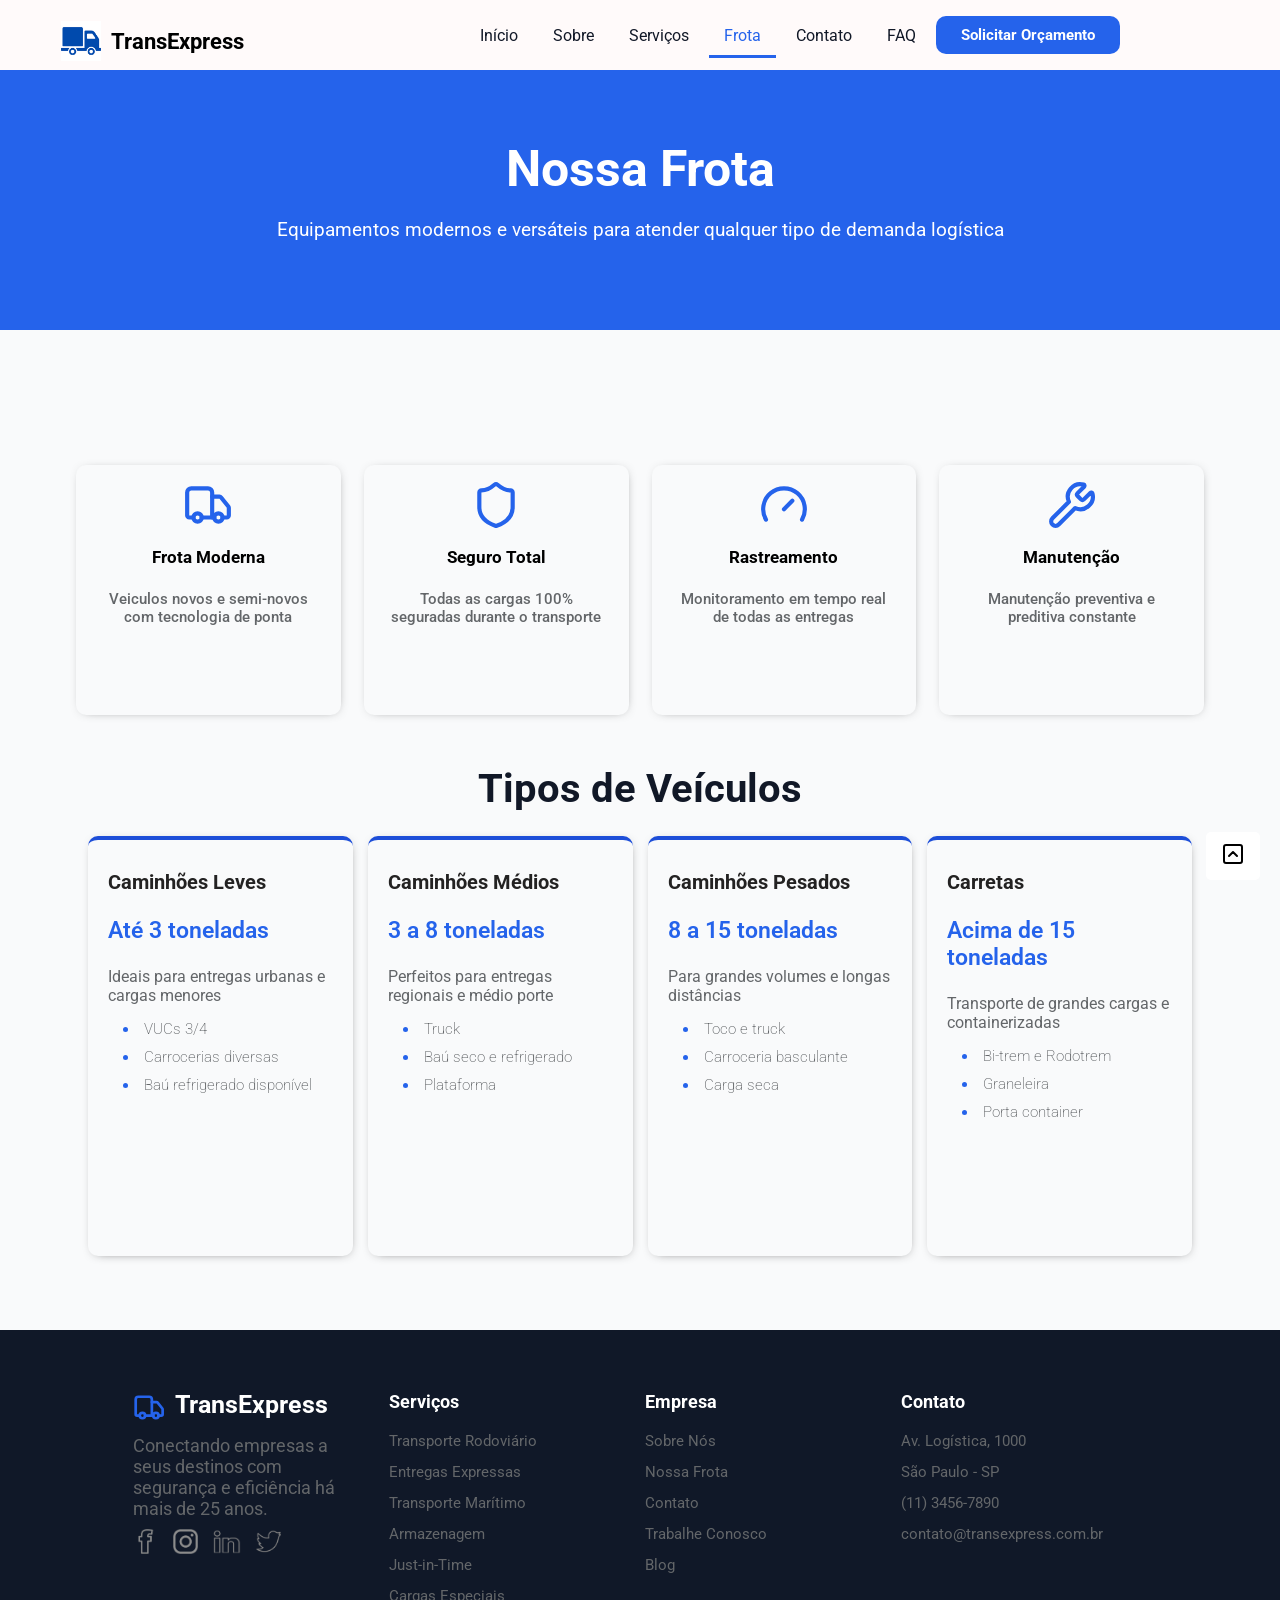
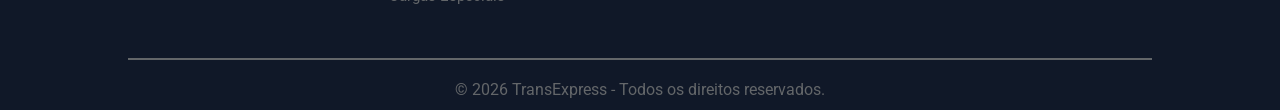
<file: paginas.site/frota.html>
<!DOCTYPE html>
<html lang="pt-br">

<head>
    <meta charset="UTF-8">
    <meta name="viewport" content="width=device-width, initial-scale=1.0">
    <link rel="stylesheet" href="/css/frota.css">
    <link rel="stylesheet" href="/css/cabecalho.css">
    <link rel="stylesheet" href="/css/footer.css">
    <style>
        #menu-color {
            border-bottom: 3px solid var(--color-primaria);
            color: var(--color-primaria);
        }
    </style>
    <title>Serviços</title>
</head>

<body>
    <div id="topo"></div>
    <header class="cabecalho">
        <div class="container-header">
            <div class="logo">
                <a href="/" style="text-decoration: none;">
                    <img src="/imagens/icone-logo-site.png" alt="[LOGO-SITE]">
                    <p class="name-empresa"><strong>TransExpress</strong></p>
                </a>
            </div>
            <nav class="nav-bar">
                <input type="checkbox" id="tg-toggle" name="tg-toggle" style="display: none;">
                <div class="container-menu">
                    <ul class="menu">
                        <li><a href="../index.html">Início</a></li>
                        <li><a href="sobre.html">Sobre</a></li>
                        <li><a href="servicos.html">Serviços</a></li>
                        <li><a href="frota.html" id="menu-color">Frota</a></li>
                        <li><a href="contato.html">Contato</a></li>
                        <li><a href="faq.html">FAQ</a></li>
                        <li><a href="contato.html" class="btn-orcamento">Solicitar Orçamento</a></li>
                    </ul>
                </div>

                <label for="tg-toggle" class="hamburguer">
                    <img src="/imagens/menu-hamburguer-icone.png" alt="" width="30px" height="30px">
                </label>
            </nav>
        </div>
    </header>
    <main class="conteudo-principal">
        <article class="banner-secao">
            <div class="banner">
                <h1>Nossa Frota</h1>
                <p class="text-banner">Equipamentos modernos e versáteis para atender qualquer tipo de demanda logística
                </p>
            </div>
        </article>
        <section class="conteudo-principal-container">
            <section class="secao-frota" id="frota">
                <div class="container-frota-secao">
                    <section class="cards-nossa-frota" id="frota-moderna">
                        <div class="container">
                            <div class="card-frota">
                                <div class="img-container">
                                    <svg xmlns="http://www.w3.org/2000/svg" width="50" height="50" viewBox="0 0 24 24"
                                        fill="none" stroke="#2563EB" stroke-width="2" stroke-linecap="round"
                                        stroke-linejoin="round" class="lucide lucide-truck-icon lucide-truck">
                                        <path d="M14 18V6a2 2 0 0 0-2-2H4a2 2 0 0 0-2 2v11a1 1 0 0 0 1 1h2" />
                                        <path d="M15 18H9" />
                                        <path
                                            d="M19 18h2a1 1 0 0 0 1-1v-3.65a1 1 0 0 0-.22-.624l-3.48-4.35A1 1 0 0 0 17.52 8H14" />
                                        <circle cx="17" cy="18" r="2" />
                                        <circle cx="7" cy="18" r="2" />
                                    </svg>
                                </div>
                                <div class="content-card">
                                    <h3>
                                        <strong>Frota Moderna</strong>
                                    </h3>
                                    <p>Veiculos novos e semi-novos com tecnologia de ponta </p>
                                </div>
                            </div>
                            <div class="card-frota">
                                <div class="img-container">
                                    <svg xmlns="http://www.w3.org/2000/svg" width="50" height="50" viewBox="0 0 24 24"
                                        fill="none" stroke="#2563EB" stroke-width="2" stroke-linecap="round"
                                        stroke-linejoin="round" class="lucide lucide-shield-icon lucide-shield">
                                        <path
                                            d="M20 13c0 5-3.5 7.5-7.66 8.95a1 1 0 0 1-.67-.01C7.5 20.5 4 18 4 13V6a1 1 0 0 1 1-1c2 0 4.5-1.2 6.24-2.72a1.17 1.17 0 0 1 1.52 0C14.51 3.81 17 5 19 5a1 1 0 0 1 1 1z" />
                                    </svg>
                                </div>
                                <div class="content-card">
                                    <h3>
                                        <strong>Seguro Total</strong>
                                    </h3>
                                    <p>Todas as cargas 100% seguradas durante o transporte</p>
                                </div>
                            </div>
                            <div class="card-frota" id="rastreamento">
                                <div class="img-container">
                                    <svg xmlns="http://www.w3.org/2000/svg" width="50" height="50" viewBox="0 0 24 24"
                                        fill="none" stroke="#2563EB" stroke-width="2" stroke-linecap="round"
                                        stroke-linejoin="round" class="lucide lucide-gauge-icon lucide-gauge">
                                        <path d="m12 14 4-4" />
                                        <path d="M3.34 19a10 10 0 1 1 17.32 0" />
                                    </svg>
                                </div>
                                <div class="content-card">
                                    <h3>
                                        <strong>Rastreamento</strong>
                                    </h3>
                                    <p>Monitoramento em tempo real de todas as entregas</p>
                                </div>
                            </div>
                            <div class="card-frota" id="manutencao">
                                <div class="img-container">
                                    <svg xmlns="http://www.w3.org/2000/svg" width="50" height="50" viewBox="0 0 24 24"
                                        fill="none" stroke="#2563EB" stroke-width="2" stroke-linecap="round"
                                        stroke-linejoin="round" class="lucide lucide-wrench-icon lucide-wrench">
                                        <path
                                            d="M14.7 6.3a1 1 0 0 0 0 1.4l1.6 1.6a1 1 0 0 0 1.4 0l3.106-3.105c.32-.322.863-.22.983.218a6 6 0 0 1-8.259 7.057l-7.91 7.91a1 1 0 0 1-2.999-3l7.91-7.91a6 6 0 0 1 7.057-8.259c.438.12.54.662.219.984z" />
                                    </svg>
                                </div>
                                <div class="content-card">
                                    <h3>
                                        <strong>Manutenção</strong>
                                    </h3>
                                    <p>Manutenção preventiva e preditiva constante</p>
                                </div>
                            </div>
                        </div>
                    </section>
                    <section class="section-cards-veiculos">
                        <article class="container">
                            <h2 class="h2-title-section"><strong>
                                    Tipos de Veículos
                                </strong></h2>
                            <div class="card-veiculos">
                                <h3 class="title-veiculos">
                                    <strong>Caminhões Leves</strong>
                                </h3>
                                <p class="info-caminhoes"><span>Até 3 toneladas</span></p>
                                <p>Ideais para entregas urbanas e cargas menores</p>
                                <ul class="list-card">
                                    <li>VUCs 3/4</li>
                                    <li>Carrocerias diversas</li>
                                    <li>Baú refrigerado disponível</li>
                                </ul>
                            </div>

                            <div class="card-veiculos">
                                <h3 class="title-veiculos">
                                    <strong>Caminhões Médios</strong>
                                </h3>
                                <p class="info-caminhoes"><span>3 a 8 toneladas</span></p>
                                <p>Perfeitos para entregas regionais e médio porte</p>
                                <ul class="list-card">
                                    <li>Truck</li>
                                    <li>Baú seco e refrigerado</li>
                                    <li>Plataforma</li>
                                </ul>
                            </div>

                            <div class="card-veiculos">
                                <h3 class="title-veiculos">
                                    <strong>Caminhões Pesados</strong>
                                </h3>
                                <p class="info-caminhoes"><span>8 a 15 toneladas</span></p>
                                <p>Para grandes volumes e longas distâncias</p>
                                <ul class="list-card">
                                    <li>Toco e truck
                                    </li>
                                    <li>Carroceria basculante
                                    </li>
                                    <li>Carga seca</li>
                                </ul>
                            </div>
                            <div class="card-veiculos">
                                <h3 class="title-veiculos">
                                    <strong>Carretas</strong>
                                </h3>
                                <p class="info-caminhoes"><span>Acima de 15 toneladas</span></p>
                                <p>Transporte de grandes cargas e containerizadas</p>
                                <ul class="list-card">
                                    <li>Bi-trem e Rodotrem
                                    </li>
                                    <li>Graneleira</li>
                                    <li>Porta container</li>
                                </ul>
                            </div>
                        </article>
                    </section>
                </div>
            </section>
        </section>
    </main>









    <footer class="footer-site">
        <article class="container-footer">
            <section class="column-footer">
                <div class="logo-footer">
                    <svg xmlns="http://www.w3.org/2000/svg" width="35" height="35" viewBox="0 0 24 24" fill="none"
                        stroke="#2563EB" stroke-width="2" stroke-linecap="round" stroke-linejoin="round"
                        class="lucide lucide-truck-icon lucide-truck">
                        <path d="M14 18V6a2 2 0 0 0-2-2H4a2 2 0 0 0-2 2v11a1 1 0 0 0 1 1h2" />
                        <path d="M15 18H9" />
                        <path d="M19 18h2a1 1 0 0 0 1-1v-3.65a1 1 0 0 0-.22-.624l-3.48-4.35A1 1 0 0 0 17.52 8H14" />
                        <circle cx="17" cy="18" r="2" />
                        <circle cx="7" cy="18" r="2" />
                    </svg>
                    <p class="logo-footer-p"><strong>TransExpress</strong></p>
                </div>
                <p>Conectando empresas a seus destinos com segurança e eficiência há mais de 25 anos.</p>
                <div class="links-icones">
                    <a href="#" class="facebook">
                        <img src="/imagens/facebook icone.png" alt="" class="icone-facebook">
                    </a>
                    <a href="#" class="instagram">
                        <img src="/imagens/instagram icone.png" alt="" class="instagram-icone">
                    </a>
                    <a href="#" class="linkedin">
                        <img src="/imagens/linkedin icone.png" alt="" class="linkedin-icone">
                    </a>
                    <a href="#" class="twiter">
                        <img src="/imagens/x icone.png" alt="" class="x-icone" height="15px">
                    </a>
                </div>
            </section>
            <section class="column-footer servicos-footer">
                <h4><b>Serviços</b></h4>
                <div class="secao-links-footer">
                    <a href="#transporte-rodoviario">
                        <p>Transporte Rodoviário</p>
                    </a>
                    <a href="#entregas-expressas">
                        <p>Entregas Expressas</p>
                    </a>
                    <a href="#transporte-maritimo">
                        <p>Transporte Marítimo</p>
                    </a>
                    <a href="#armazenagem">
                        <p>Armazenagem</p>
                    </a>
                    <a href="#just-in-time">
                        <p>Just-in-Time</p>
                    </a>
                    <a href="#cargas-especiais">
                        <p>Cargas Especiais</p>
                    </a>
                </div>
            </section>
            <section class="column-footer empresa-footer">
                <h4><b>Empresa</b></h4>
                <div class="secao-links-footer">
                    <a href="#sobre">
                        <p>Sobre Nós</p>
                    </a>
                    <a href="#frota">
                        <p>Nossa Frota</p>
                    </a>
                    <a href="#contato">
                        <p>Contato</p>
                    </a>
                    <a href="#trabalhe-conosco">
                        <p>Trabalhe Conosco</p>
                    </a>
                    <a href="#">
                        <p>Blog</p>
                    </a>
                </div>
            </section>
            <section class="column-footer contato-footer">
                <h4><b>Contato</b></h4>
                <div class="secao-links-footer-empr">
                    <p>Av. Logística, 1000</p>
                    <p>São Paulo - SP</p>
                    <p>(11) 3456-7890</p>
                    <p>contato@transexpress.com.br</p>
                </div>
            </section>
        </article>
        <p class="p-footer-final">© 2026 TransExpress - Todos os direitos reservados.</p>
    </footer>
    <a href="#topo" class="botao-topo"><svg xmlns="http://www.w3.org/2000/svg" width="24" height="24"
            viewBox="0 0 24 24" fill="none" stroke="#000" stroke-width="2" stroke-linecap="round"
            stroke-linejoin="round" class="lucide lucide-square-chevron-up-icon lucide-square-chevron-up">
            <rect width="18" height="18" x="3" y="3" rx="2" />
            <path d="m8 14 4-4 4 4" />
        </svg></a>
</body>

</html>
</file>
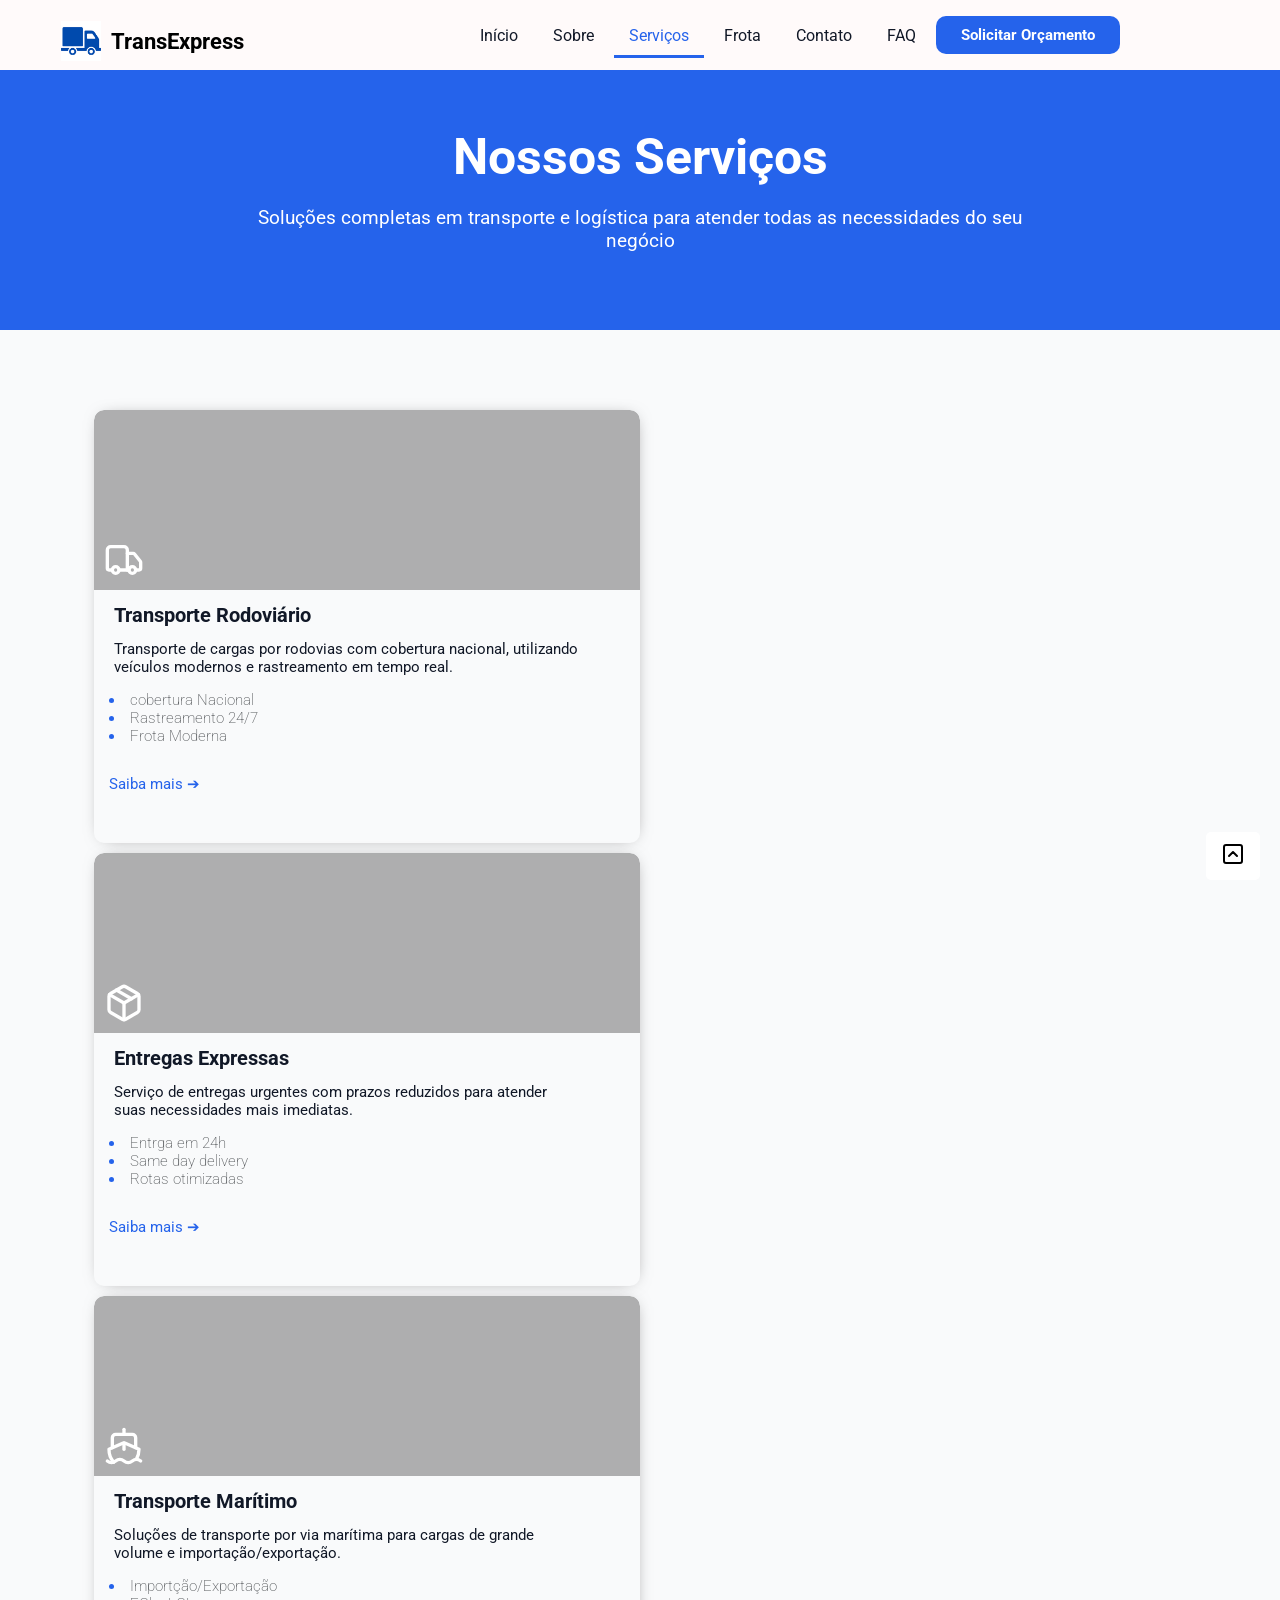
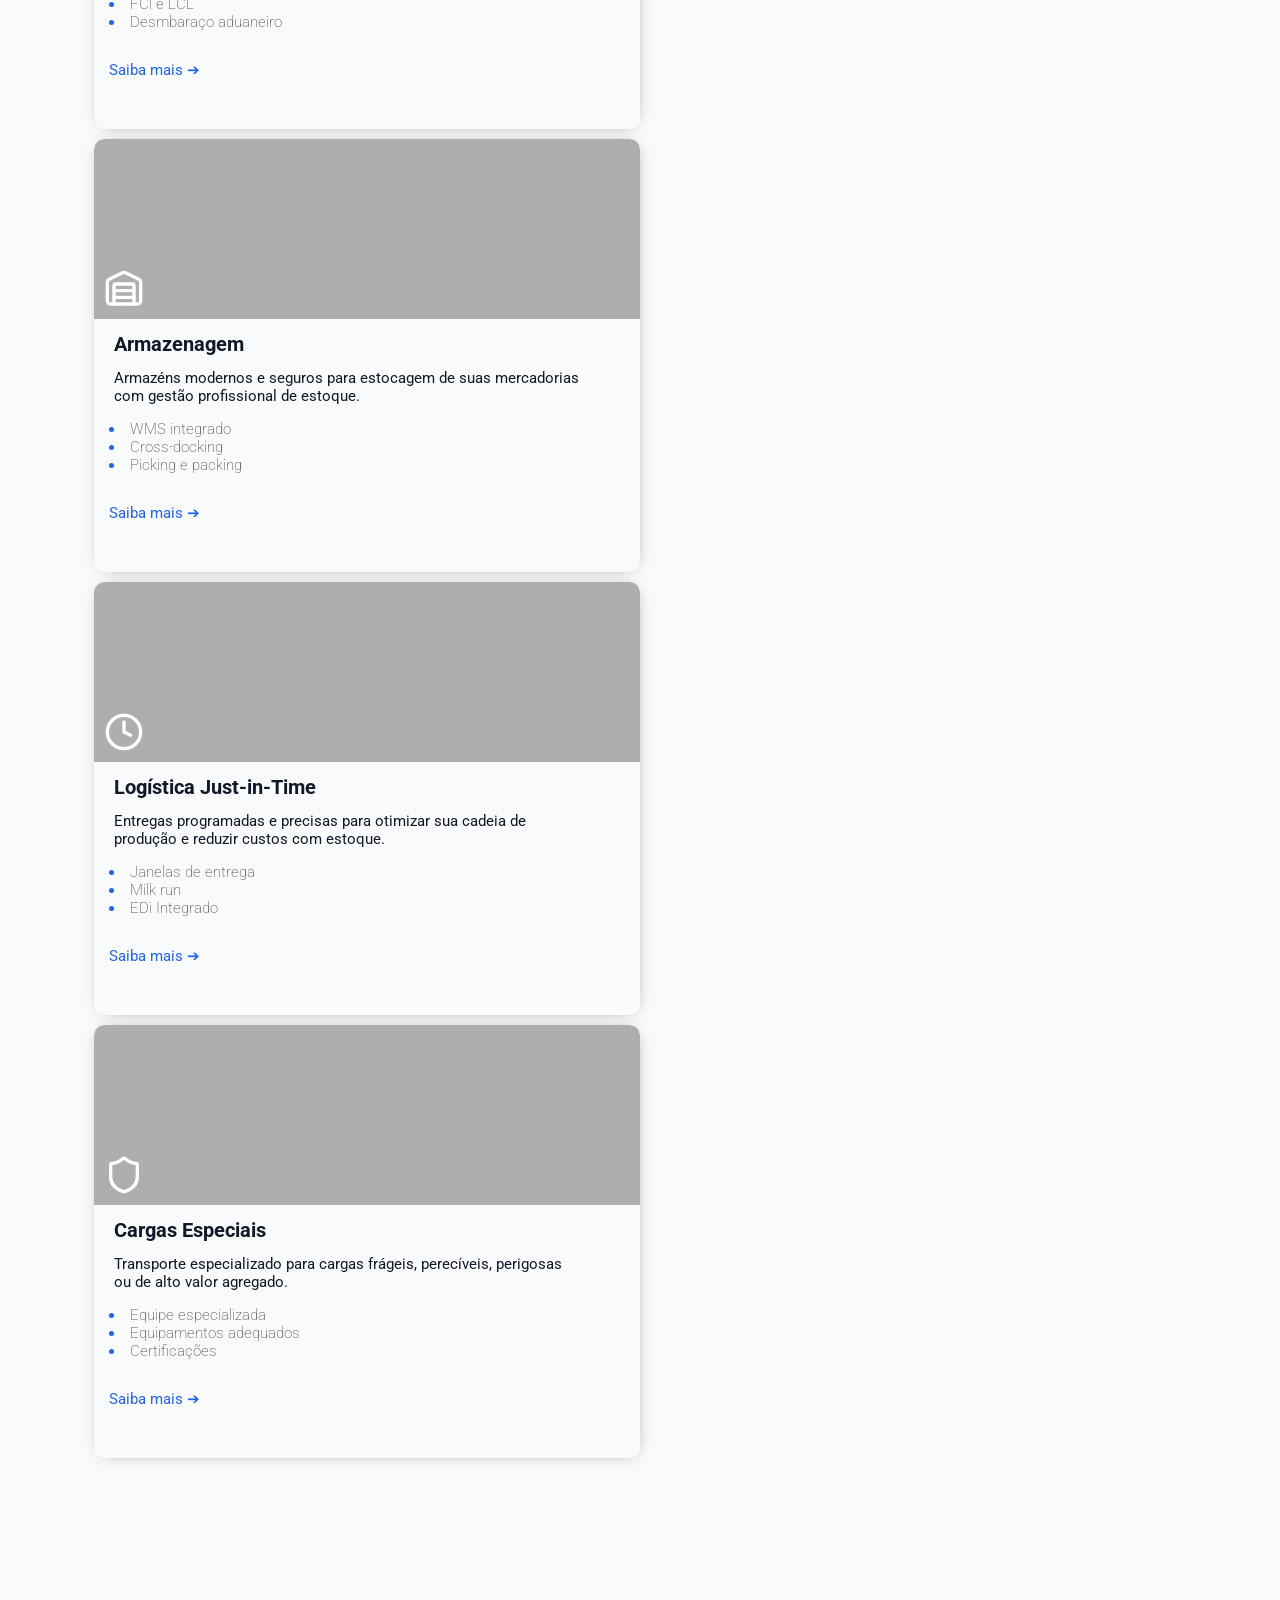
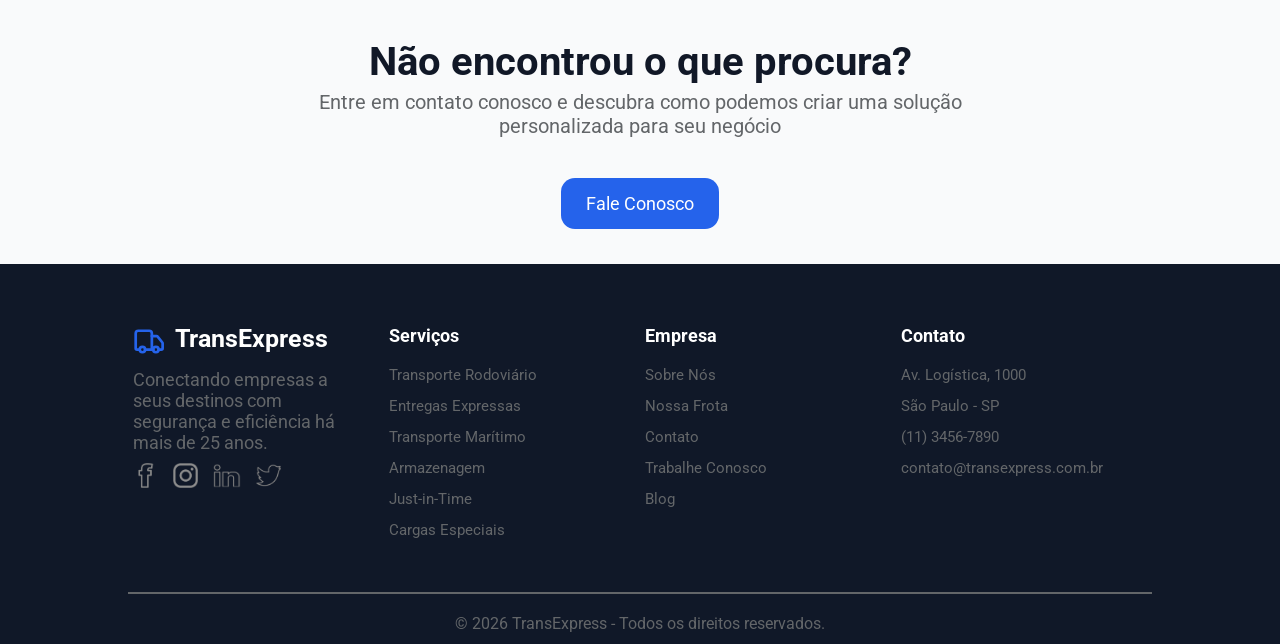
<file: paginas.site/servicos.html>
<!DOCTYPE html>
<html lang="pt-br">

<head>
    <meta charset="UTF-8">
    <meta name="viewport" content="width=device-width, initial-scale=1.0">
    <link rel="stylesheet" href="/css/servicos.css">
    <link rel="stylesheet" href="/css/cabecalho.css">
    <link rel="stylesheet" href="/css/footer.css">
    <title>Serviços</title>
    <style>
        #menu-color {
            border-bottom: 3px solid var(--color-primaria);
            color: var(--color-primaria);
        }
    </style>
</head>

<body>
    <div id="topo"></div>
    <header class="cabecalho">
        <div class="container-header">
            <div class="logo">
                <a href="/" style="text-decoration: none;">
                    <img src="/imagens/icone-logo-site.png" alt="[LOGO-SITE]">
                    <p class="name-empresa"><strong>TransExpress</strong></p>
                </a>
            </div>
            <nav class="nav-bar">
                <input type="checkbox" id="tg-toggle" name="tg-toggle" style="display: none;">
                <div class="container-menu">
                    <ul class="menu">
                        <li><a href="../index.html">Início</a></li>
                        <li><a href="sobre.html">Sobre</a></li>
                        <li><a href="servicos.html" id="menu-color">Serviços</a></li>
                        <li><a href="frota.html">Frota</a></li>
                        <li><a href="contato.html">Contato</a></li>
                        <li><a href="faq.html">FAQ</a></li>
                        <li><a href="contato.html" class="btn-orcamento">Solicitar Orçamento</a></li>
                    </ul>
                </div>

                <label for="tg-toggle" class="hamburguer">
                    <img src="/imagens/menu-hamburguer-icone.png" alt="" width="30px" height="30px">
                </label>
            </nav>
        </div>
    </header>


    <main class="conteudo-principal">
        <article class="banner-secao">
            <div class="banner">
                <h1>Nossos Serviços</h1>
                <p class="text-banner">Soluções completas em transporte e logística para atender todas as necessidades
                    do seu negócio</p>
            </div>
        </article>
        <section class="conteudo-principal-container">
            <article class="container container-cards-serv">

                <div class="card-servicos card1" id="transporte-rodoviario">
                    <a href="#">
                        <div class="imagem-fundo">
                            <svg xmlns="http://www.w3.org/2000/svg" width="24" height="24" viewBox="0 0 24 24"
                                fill="none" stroke="#ffffff" stroke-width="2" stroke-linecap="round"
                                stroke-linejoin="round" class="lucide lucide-truck-icon lucide-truck">
                                <path d="M14 18V6a2 2 0 0 0-2-2H4a2 2 0 0 0-2 2v11a1 1 0 0 0 1 1h2" />
                                <path d="M15 18H9" />
                                <path
                                    d="M19 18h2a1 1 0 0 0 1-1v-3.65a1 1 0 0 0-.22-.624l-3.48-4.35A1 1 0 0 0 17.52 8H14" />
                                <circle cx="17" cy="18" r="2" />
                                <circle cx="7" cy="18" r="2" />
                            </svg>
                        </div>
                        <h3 class="title-cards">
                            <strong>Transporte Rodoviário</strong>
                        </h3>
                        <p class="text-cards">
                            Transporte de cargas por rodovias com cobertura nacional, utilizando veículos
                            modernos e
                            rastreamento em tempo real.
                        </p>
                        <ul class="list-card">
                            <li>cobertura Nacional</li>
                            <li>Rastreamento 24/7</li>
                            <li>Frota Moderna</li>
                            <a id="button-card" href="">Saiba mais ➔</a>
                        </ul>
                    </a>
                </div>
                <div class="card-servicos card2" id="entregas-expressas">
                    <a href="#">
                        <div class="imagem-fundo">
                            <svg xmlns="http://www.w3.org/2000/svg" width="24" height="24" viewBox="0 0 24 24"
                                fill="none" stroke="#ffffff" stroke-width="2" stroke-linecap="round"
                                stroke-linejoin="round" class="lucide lucide-package-icon lucide-package">
                                <path
                                    d="M11 21.73a2 2 0 0 0 2 0l7-4A2 2 0 0 0 21 16V8a2 2 0 0 0-1-1.73l-7-4a2 2 0 0 0-2 0l-7 4A2 2 0 0 0 3 8v8a2 2 0 0 0 1 1.73z" />
                                <path d="M12 22V12" />
                                <polyline points="3.29 7 12 12 20.71 7" />
                                <path d="m7.5 4.27 9 5.15" />
                            </svg>
                        </div>
                        <h3 class="title-cards">
                            <strong>Entregas Expressas</strong>
                        </h3>
                        <p class="text-cards">
                            Serviço de entregas urgentes com prazos reduzidos para atender suas necessidades
                            mais
                            imediatas.
                        </p>
                        <ul class="list-card">
                            <li>Entrga em 24h</li>
                            <li>Same day delivery</li>
                            <li>Rotas otimizadas</li>
                            <a id="button-card" href="">Saiba mais ➔</a>
                        </ul>
                    </a>
                </div>
                <div class="card-servicos card3" id="transporte-maritimo">
                    <a href="#">
                        <div class="imagem-fundo">
                            <svg xmlns="http://www.w3.org/2000/svg" width="24" height="24" viewBox="0 0 24 24"
                                fill="none" stroke="#ffffff" stroke-width="2" stroke-linecap="round"
                                stroke-linejoin="round" class="lucide lucide-ship-icon lucide-ship">
                                <path d="M12 10.189V14" />
                                <path d="M12 2v3" />
                                <path d="M19 13V7a2 2 0 0 0-2-2H7a2 2 0 0 0-2 2v6" />
                                <path
                                    d="M19.38 20A11.6 11.6 0 0 0 21 14l-8.188-3.639a2 2 0 0 0-1.624 0L3 14a11.6 11.6 0 0 0 2.81 7.76" />
                                <path
                                    d="M2 21c.6.5 1.2 1 2.5 1 2.5 0 2.5-2 5-2 1.3 0 1.9.5 2.5 1s1.2 1 2.5 1c2.5 0 2.5-2 5-2 1.3 0 1.9.5 2.5 1" />
                            </svg>
                        </div>
                        <h3 class="title-cards">
                            <strong>Transporte Marítimo</strong>
                        </h3>
                        <p class="text-cards">
                            Soluções de transporte por via marítima para cargas de grande volume e
                            importação/exportação.
                        </p>
                        <ul class="list-card">
                            <li>Importção/Exportação</li>
                            <li>FCl e LCL</li>
                            <li>Desmbaraço aduaneiro</li>
                            <a id="button-card" href="">Saiba mais ➔</a>
                        </ul>
                    </a>
                </div>
                <div class="card-servicos card4" id="armazenagem">
                    <a href="#">
                        <div class="imagem-fundo">
                            <svg xmlns="http://www.w3.org/2000/svg" width="24" height="24" viewBox="0 0 24 24"
                                fill="none" stroke="#ffffff" stroke-width="2" stroke-linecap="round"
                                stroke-linejoin="round" class="lucide lucide-warehouse-icon lucide-warehouse">
                                <path d="M18 21V10a1 1 0 0 0-1-1H7a1 1 0 0 0-1 1v11" />
                                <path
                                    d="M22 19a2 2 0 0 1-2 2H4a2 2 0 0 1-2-2V8a2 2 0 0 1 1.132-1.803l7.95-3.974a2 2 0 0 1 1.837 0l7.948 3.974A2 2 0 0 1 22 8z" />
                                <path d="M6 13h12" />
                                <path d="M6 17h12" />
                            </svg>
                        </div>
                        <h3 class="title-cards">
                            <strong>Armazenagem</strong>
                        </h3>
                        <p class="text-cards">
                            Armazéns modernos e seguros para estocagem de suas mercadorias com gestão
                            profissional
                            de estoque.
                        </p>
                        <ul class="list-card">
                            <li>WMS integrado</li>
                            <li>Cross-docking</li>
                            <li>Picking e packing</li>
                            <a id="button-card" href="">Saiba mais ➔</a>
                        </ul>
                    </a>
                </div>
                <div class="card-servicos card5" id="just-in-time">
                    <a href="#">
                        <div class="imagem-fundo">
                            <svg xmlns="http://www.w3.org/2000/svg" width="24" height="24" viewBox="0 0 24 24"
                                fill="none" stroke="#fff" stroke-width="2" stroke-linecap="round"
                                stroke-linejoin="round" class="lucide lucide-clock-icon lucide-clock">
                                <circle cx="12" cy="12" r="10" />
                                <path d="M12 6v6l4 2" />
                            </svg>
                        </div>
                        <h3 class="title-cards">
                            <strong>Logística Just-in-Time</strong>
                        </h3>
                        <p class="text-cards">
                            Entregas programadas e precisas para otimizar sua cadeia de produção e reduzir
                            custos
                            com estoque.
                        </p>
                        <ul class="list-card">
                            <li>Janelas de entrega</li>
                            <li>Milk run</li>
                            <li>EDi Integrado</li>
                            <a id="button-card" href="">Saiba mais ➔</a>
                        </ul>
                    </a>
                </div>
                <div class="card-servicos card6" id="cargas-especiais">
                    <a href="#">
                        <div class="imagem-fundo">
                            <svg xmlns="http://www.w3.org/2000/svg" viewBox="0 0 24 24" fill="none" stroke="#fff"
                                stroke-width="2" stroke-linecap="round" stroke-linejoin="round"
                                class="lucide lucide-shield-icon lucide-shield">
                                <path
                                    d="M20 13c0 5-3.5 7.5-7.66 8.95a1 1 0 0 1-.67-.01C7.5 20.5 4 18 4 13V6a1 1 0 0 1 1-1c2 0 4.5-1.2 6.24-2.72a1.17 1.17 0 0 1 1.52 0C14.51 3.81 17 5 19 5a1 1 0 0 1 1 1z" />
                            </svg>
                        </div>
                        <h3 class="title-cards">
                            <strong>Cargas Especiais</strong>
                        </h3>
                        <p class="text-cards">
                            Transporte especializado para cargas frágeis, perecíveis, perigosas ou de alto valor
                            agregado.
                        </p>
                        <ul class="list-card">
                            <li>Equipe especializada</li>
                            <li>Equipamentos adequados</li>
                            <li>Certificações</li>
                            <a id="button-card" href="">Saiba mais ➔</a>
                        </ul>
                    </a>
                </div>
            </article>
            <section class="secao-ajuda">
                <h2 class="h2-title-section"><strong>
                        Não encontrou o que procura?
                    </strong></h2>
                <p class="subtitle-services">
                    <span>Entre em contato conosco e descubra como podemos criar uma solução personalizada para seu
                        negócio</span>
                </p>
                </article>
                <div class="container">
                    <a href="contato.html" id="fale-conosco">Fale Conosco</a>
                </div>
            </section>
        </section>
    </main>


    <footer class=" footer-site">
        <article class="container-footer">
            <section class="column-footer">
                <div class="logo-footer">
                    <svg xmlns="http://www.w3.org/2000/svg" width="35" height="35" viewBox="0 0 24 24" fill="none"
                        stroke="#2563EB" stroke-width="2" stroke-linecap="round" stroke-linejoin="round"
                        class="lucide lucide-truck-icon lucide-truck">
                        <path d="M14 18V6a2 2 0 0 0-2-2H4a2 2 0 0 0-2 2v11a1 1 0 0 0 1 1h2" />
                        <path d="M15 18H9" />
                        <path d="M19 18h2a1 1 0 0 0 1-1v-3.65a1 1 0 0 0-.22-.624l-3.48-4.35A1 1 0 0 0 17.52 8H14" />
                        <circle cx="17" cy="18" r="2" />
                        <circle cx="7" cy="18" r="2" />
                    </svg>
                    <p class="logo-footer-p"><strong>TransExpress</strong></p>
                </div>
                <p>Conectando empresas a seus destinos com segurança e eficiência há mais de 25
                    anos.</p>
                <div class="links-icones">
                    <a href="#" class="facebook">
                        <img src="/imagens/facebook icone.png" alt="" class="icone-facebook">
                    </a>
                    <a href="#" class="instagram">
                        <img src="/imagens/instagram icone.png" alt="" class="instagram-icone">
                    </a>
                    <a href="#" class="linkedin">
                        <img src="/imagens/linkedin icone.png" alt="" class="linkedin-icone">
                    </a>
                    <a href="#" class="twiter">
                        <img src="/imagens/x icone.png" alt="" class="x-icone" height="15px">
                    </a>
                </div>
            </section>
            <section class="column-footer servicos-footer">
                <h4><b>Serviços</b></h4>
                <div class="secao-links-footer">
                    <a href="#transporte-rodoviario">
                        <p>Transporte Rodoviário</p>
                    </a>
                    <a href="#entregas-expressas">
                        <p>Entregas Expressas</p>
                    </a>
                    <a href="#transporte-maritimo">
                        <p>Transporte Marítimo</p>
                    </a>
                    <a href="#armazenagem">
                        <p>Armazenagem</p>
                    </a>
                    <a href="#just-in-time">
                        <p>Just-in-Time</p>
                    </a>
                    <a href="#cargas-especiais">
                        <p>Cargas Especiais</p>
                    </a>
                </div>
            </section>
            <section class="column-footer empresa-footer">
                <h4><b>Empresa</b></h4>
                <div class="secao-links-footer">
                    <a href="#sobre">
                        <p>Sobre Nós</p>
                    </a>
                    <a href="#frota">
                        <p>Nossa Frota</p>
                    </a>
                    <a href="#contato">
                        <p>Contato</p>
                    </a>
                    <a href="#trabalhe-conosco">
                        <p>Trabalhe Conosco</p>
                    </a>
                    <a href="#">
                        <p>Blog</p>
                    </a>
                </div>
            </section>
            <section class="column-footer contato-footer">
                <h4><b>Contato</b></h4>
                <div class="secao-links-footer-empr">
                    <p>Av. Logística, 1000</p>
                    <p>São Paulo - SP</p>
                    <p>(11) 3456-7890</p>
                    <p>contato@transexpress.com.br</p>
                </div>
            </section>
        </article>
        <p class="p-footer-final">© 2026 TransExpress - Todos os direitos reservados.</p>
    </footer>

    <a href="#topo" class="botao-topo"><svg xmlns="http://www.w3.org/2000/svg" width="24" height="24"
            viewBox="0 0 24 24" fill="none" stroke="#000" stroke-width="2" stroke-linecap="round"
            stroke-linejoin="round" class="lucide lucide-square-chevron-up-icon lucide-square-chevron-up">
            <rect width="18" height="18" x="3" y="3" rx="2" />
            <path d="m8 14 4-4 4 4" />
        </svg></a>
</body>

</html>
</file>
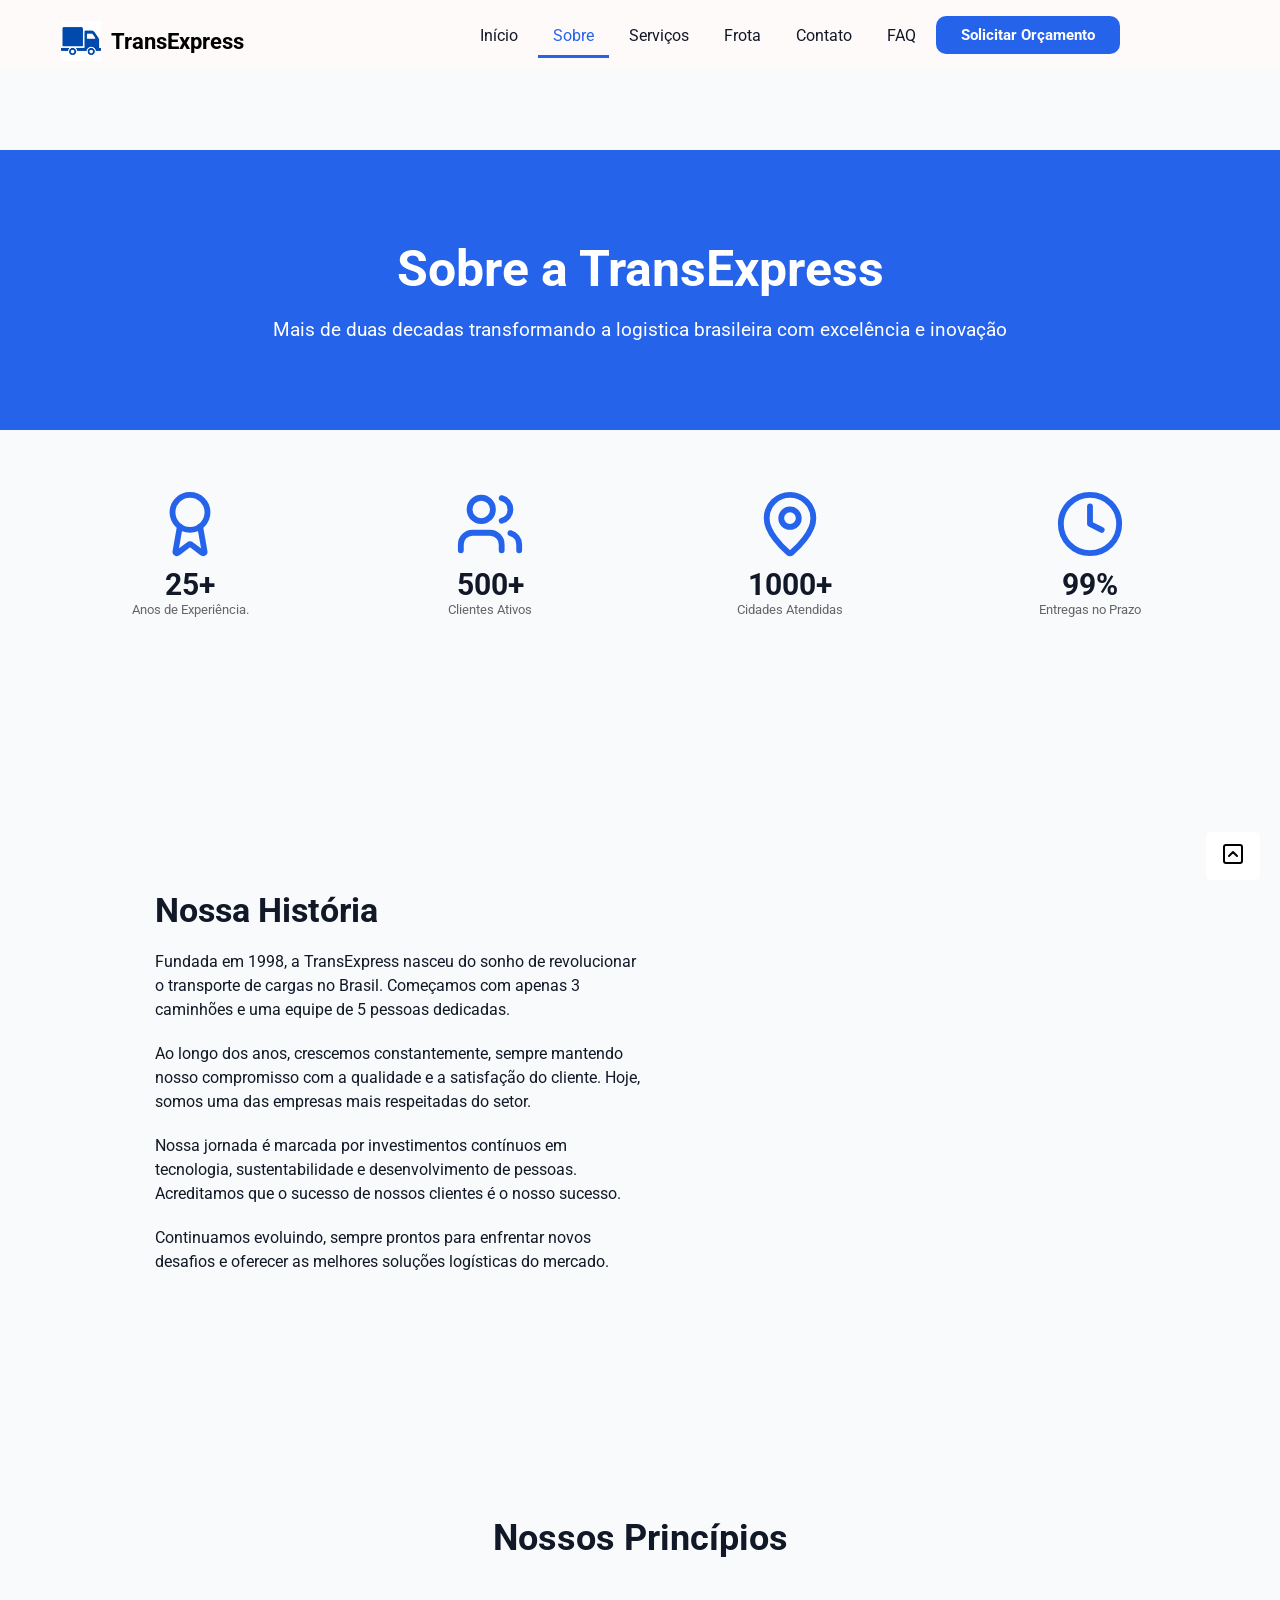
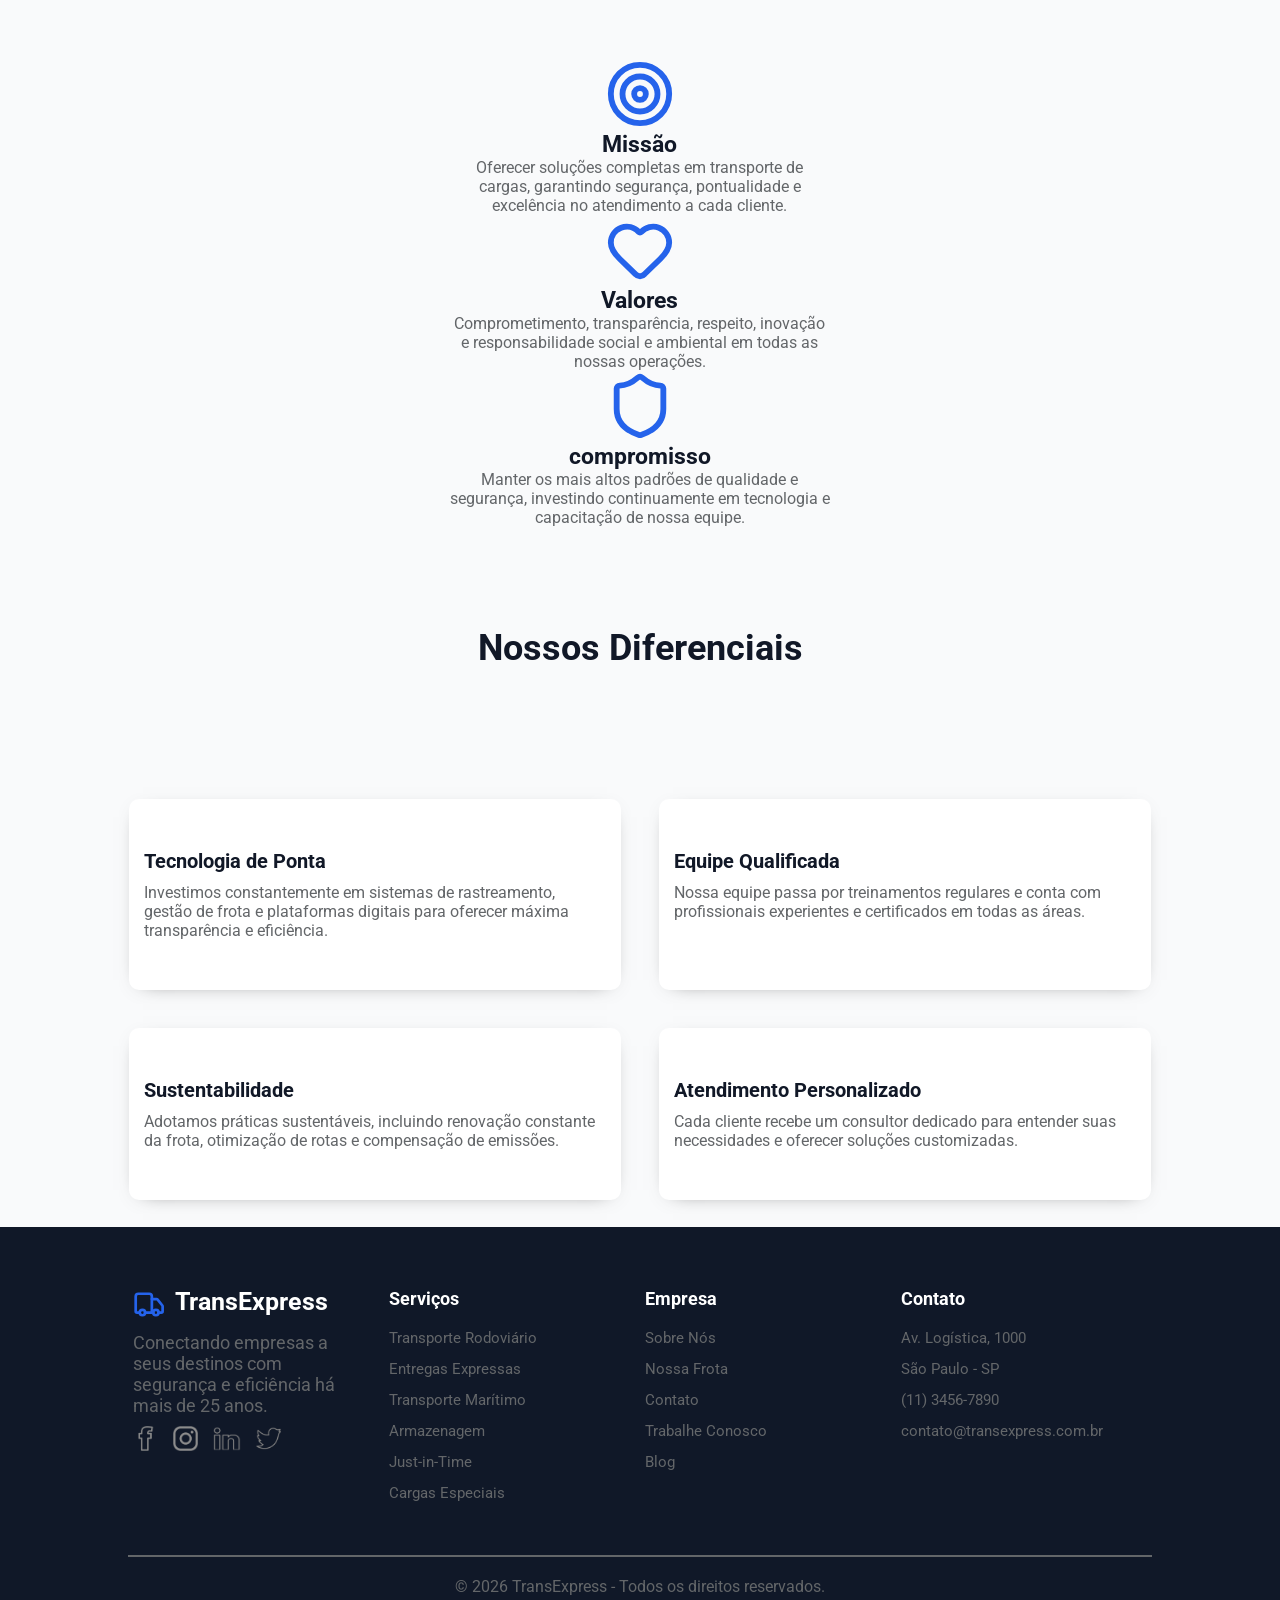
<file: paginas.site/sobre.html>
<!DOCTYPE html>
<html lang="pt-br">

<head>
    <meta charset="UTF-8">
    <meta name="viewport" content="width=device-width, initial-scale=1.0">
    <link rel="stylesheet" href="/css/sobre.css">
    <link rel="stylesheet" href="/css/cabecalho.css">
    <link rel="stylesheet" href="/css/footer.css">
    <style>
        #menu-color {
            border-bottom: 3px solid var(--color-primaria);
            color: var(--color-primaria);
        }
    </style>
    <title>Sobre</title>
</head>

<body>
    <div id="topo"></div>
    <header class="cabecalho">
        <div class="container-header">
            <div class="logo">
                <a href="/" style="text-decoration: none;">
                    <img src="/imagens/icone-logo-site.png" alt="[LOGO-SITE]">
                    <p class="name-empresa"><strong>TransExpress</strong></p>
                </a>
            </div>
            <nav class="nav-bar">
                <input type="checkbox" id="tg-toggle" name="tg-toggle" style="display: none;">
                <div class="container-menu">
                    <ul class="menu">
                        <li><a href="../index.html">Início</a></li>
                        <li><a href="sobre.html" id="menu-color">Sobre</a></li>
                        <li><a href="servicos.html">Serviços</a></li>
                        <li><a href="frota.html">Frota</a></li>
                        <li><a href="contato.html">Contato</a></li>
                        <li><a href="faq.html">FAQ</a></li>
                        <li><a href="contato.html" class="btn-orcamento">Solicitar Orçamento</a></li>
                    </ul>
                </div>


                <label for="tg-toggle" class="hamburguer">
                    <img src="/imagens/menu-hamburguer-icone.png" alt="" width="30px" height="30px">
                </label>
            </nav>
        </div>
    </header>
    <main class="conteudo-principal">
        <section class="secao-sobre">
            <article class="banner-secao">
                <div class="banner">
                    <h1>Sobre a TransExpress</h1>
                    <p class="text-banner">Mais de duas decadas transformando a logistica brasileira com excelência e
                        inovação</p>
                </div>
            </article>
            <section class="conteudo-pagina">
                <section class="cards">
                    <div class="cards-sobre">
                        <svg xmlns="http://www.w3.org/2000/svg" width="72" height="72" viewBox="0 0 24 24" fill="none"
                            stroke="#2563EB" stroke-width="2" stroke-linecap="round" stroke-linejoin="round"
                            class="lucide lucide-award-icon lucide-award">
                            <path
                                d="m15.477 12.89 1.515 8.526a.5.5 0 0 1-.81.47l-3.58-2.687a1 1 0 0 0-1.197 0l-3.586 2.686a.5.5 0 0 1-.81-.469l1.514-8.526" />
                            <circle cx="12" cy="8" r="6" />
                        </svg>
                        <p class="numbers-info"><strong>
                                25+
                            </strong></p>
                        <p class="text-cards-sobre">
                            Anos de Experiência.
                        </p>
                    </div>
                    <div class="cards-sobre">
                        <svg xmlns="http://www.w3.org/2000/svg" width="72" height="72" viewBox="0 0 24 24" fill="none"
                            stroke="#2563EB" stroke-width="2" stroke-linecap="round" stroke-linejoin="round"
                            class="lucide lucide-users-icon lucide-users">
                            <path d="M16 21v-2a4 4 0 0 0-4-4H6a4 4 0 0 0-4 4v2" />
                            <path d="M16 3.128a4 4 0 0 1 0 7.744" />
                            <path d="M22 21v-2a4 4 0 0 0-3-3.87" />
                            <circle cx="9" cy="7" r="4" />
                        </svg>
                        <p class="numbers-info"><strong>
                                500+
                            </strong></p>
                        <p class="text-cards-sobre">
                            Clientes Ativos
                        </p>
                    </div>

                    <div class="cards-sobre">
                        <svg xmlns="http://www.w3.org/2000/svg" width="72" height="72" viewBox="0 0 24 24" fill="none"
                            stroke="#2563EB" stroke-width="2" stroke-linecap="round" stroke-linejoin="round"
                            class="lucide lucide-map-pin-icon lucide-map-pin">
                            <path
                                d="M20 10c0 4.993-5.539 10.193-7.399 11.799a1 1 0 0 1-1.202 0C9.539 20.193 4 14.993 4 10a8 8 0 0 1 16 0" />
                            <circle cx="12" cy="10" r="3" />
                        </svg>
                        <p class="numbers-info"><strong>
                                1000+
                            </strong></p>
                        <p class="text-cards-sobre">
                            Cidades Atendidas
                        </p>
                    </div>

                    <div class="cards-sobre">
                        <svg xmlns="http://www.w3.org/2000/svg" width="72" height="72" viewBox="0 0 24 24" fill="none"
                            stroke="#2563EB" stroke-width="2" stroke-linecap="round" stroke-linejoin="round"
                            class="lucide lucide-clock-icon lucide-clock">
                            <circle cx="12" cy="12" r="10" />
                            <path d="M12 6v6l4 2" />
                        </svg>
                        <p class="numbers-info"><strong>
                                99%
                            </strong></p>
                        <p class="text-cards-sobre">
                            Entregas no Prazo
                        </p>
                    </div>

                </section>
                <section class="nossa-historia">
                    <article class="container container-sobre-empresa">
                        <div class="historia-empresa">
                            <h2 class="text-historia">
                                Nossa História
                            </h2>
                            <p>Fundada em 1998, a TransExpress nasceu do sonho de revolucionar o transporte de cargas no
                                Brasil. Começamos com apenas 3 caminhões e uma equipe de 5 pessoas dedicadas.</p>

                            <p>Ao longo dos anos, crescemos constantemente, sempre mantendo nosso compromisso com a
                                qualidade e a satisfação do cliente. Hoje, somos uma das empresas mais respeitadas do
                                setor.</p>

                            <p>Nossa jornada é marcada por investimentos contínuos em tecnologia, sustentabilidade e
                                desenvolvimento de pessoas. Acreditamos que o sucesso de nossos clientes é o nosso
                                sucesso.</p>

                            <p>Continuamos evoluindo, sempre prontos para enfrentar novos desafios e oferecer as
                                melhores soluções logísticas do mercado.</p>

                        </div>
                        <div class="container-img">
                            <article class="imagem-flutuante"></article>
                        </div>

                    </article>
                </section>
                <section class="secao-principio">
                    <h2 class="title-secao"><span>Nossos Princípios</span></h2>

                    <article class="container">
                        <article class="card">
                            <div class="icone-card">
                                <svg xmlns="http://www.w3.org/2000/svg" width="70" height="70" viewBox="0 0 24 24"
                                    fill="none" stroke="#2563EB" stroke-width="2" stroke-linecap="round"
                                    stroke-linejoin="round" class="lucide lucide-target-icon lucide-target">
                                    <circle cx="12" cy="12" r="10" />
                                    <circle cx="12" cy="12" r="6" />
                                    <circle cx="12" cy="12" r="2" />
                                </svg>
                            </div>
                            <div class="content">
                                <h3 class="title-card">Missão</h3>
                                <p class="conteudo-card">Oferecer soluções completas em transporte de cargas, garantindo
                                    segurança, pontualidade e excelência no atendimento a cada cliente.</p>
                            </div>
                        </article>

                        <article class="card">
                            <div class="icone-card">
                                <svg xmlns="http://www.w3.org/2000/svg" width="70" height="70" viewBox="0 0 24 24"
                                    fill="none" stroke="#2563EB" stroke-width="2" stroke-linecap="round"
                                    stroke-linejoin="round" class="lucide lucide-heart-icon lucide-heart">
                                    <path
                                        d="M2 9.5a5.5 5.5 0 0 1 9.591-3.676.56.56 0 0 0 .818 0A5.49 5.49 0 0 1 22 9.5c0 2.29-1.5 4-3 5.5l-5.492 5.313a2 2 0 0 1-3 .019L5 15c-1.5-1.5-3-3.2-3-5.5" />
                                </svg>
                            </div>
                            <div class="content">
                                <h3 class="title-card">Valores</h3>
                                <p class="conteudo-card">Comprometimento, transparência, respeito, inovação e
                                    responsabilidade social e ambiental em todas as nossas operações.</p>
                            </div>
                        </article>

                        <article class="card">
                            <div class="icone-card">
                                <svg xmlns="http://www.w3.org/2000/svg" width="70" height="70" viewBox="0 0 24 24"
                                    fill="none" stroke="#2563EB" stroke-width="2" stroke-linecap="round"
                                    stroke-linejoin="round" class="lucide lucide-shield-icon lucide-shield">
                                    <path
                                        d="M20 13c0 5-3.5 7.5-7.66 8.95a1 1 0 0 1-.67-.01C7.5 20.5 4 18 4 13V6a1 1 0 0 1 1-1c2 0 4.5-1.2 6.24-2.72a1.17 1.17 0 0 1 1.52 0C14.51 3.81 17 5 19 5a1 1 0 0 1 1 1z" />
                                </svg>
                            </div>
                            <div class="content">
                                <h3 class="title-card">compromisso</h3>
                                <p class="conteudo-card">Manter os mais altos padrões de qualidade e segurança,
                                    investindo continuamente em tecnologia e capacitação de nossa equipe.</p>
                            </div>
                        </article>
                    </article>
                </section>
                <section class="secao-diferenciais">
                    <div class="container">
                        <h2 class="title-secao"><span>Nossos Diferenciais</span></h2>

                        <article class="secao-cards">

                            <div class="container">
                                <article class="cards-diferenciais">
                                    <h3><strong>Tecnologia de Ponta</strong></h3>
                                    <p>Investimos constantemente em sistemas de rastreamento, gestão de frota e
                                        plataformas
                                        digitais para oferecer máxima transparência e eficiência.</p>
                                </article>
                                <article class="cards-diferenciais">
                                    <h3><strong>Equipe Qualificada</strong></h3>
                                    <p>Nossa equipe passa por treinamentos regulares e conta com profissionais
                                        experientes e
                                        certificados em todas as áreas.</p>
                                </article>
                                <article class="cards-diferenciais">
                                    <h3><strong>Sustentabilidade</strong></h3>
                                    <p>Adotamos práticas sustentáveis, incluindo renovação constante da frota,
                                        otimização de
                                        rotas e compensação de emissões.</p>
                                </article>
                                <article class="cards-diferenciais">
                                    <h3><strong>Atendimento Personalizado</strong></h3>
                                    <p>Cada cliente recebe um consultor dedicado para entender suas necessidades e
                                        oferecer
                                        soluções customizadas.</p>
                                </article>
                            </div>
                        </article>
                    </div>
                </section>
            </section>
        </section>
        <footer class="footer-site">
            <article class="container-footer">
                <section class="column-footer">
                    <div class="logo-footer">
                        <svg xmlns="http://www.w3.org/2000/svg" width="35" height="35" viewBox="0 0 24 24" fill="none"
                            stroke="#2563EB" stroke-width="2" stroke-linecap="round" stroke-linejoin="round"
                            class="lucide lucide-truck-icon lucide-truck">
                            <path d="M14 18V6a2 2 0 0 0-2-2H4a2 2 0 0 0-2 2v11a1 1 0 0 0 1 1h2" />
                            <path d="M15 18H9" />
                            <path d="M19 18h2a1 1 0 0 0 1-1v-3.65a1 1 0 0 0-.22-.624l-3.48-4.35A1 1 0 0 0 17.52 8H14" />
                            <circle cx="17" cy="18" r="2" />
                            <circle cx="7" cy="18" r="2" />
                        </svg>
                        <p class="logo-footer-p"><strong>TransExpress</strong></p>
                    </div>
                    <p>Conectando empresas a seus destinos com segurança e eficiência há mais de 25 anos.</p>
                    <div class="links-icones">
                        <a href="#" class="facebook">
                            <img src="/imagens/facebook icone.png" alt="" class="icone-facebook">
                        </a>
                        <a href="#" class="instagram">
                            <img src="/imagens/instagram icone.png" alt="" class="instagram-icone">
                        </a>
                        <a href="#" class="linkedin">
                            <img src="/imagens/linkedin icone.png" alt="" class="linkedin-icone">
                        </a>
                        <a href="#" class="twiter">
                            <img src="/imagens/x icone.png" alt="" class="x-icone" height="15px">
                        </a>
                    </div>
                </section>
                <section class="column-footer servicos-footer">
                    <h4><b>Serviços</b></h4>
                    <div class="secao-links-footer">
                        <a href="#transporte-rodoviario">
                            <p>Transporte Rodoviário</p>
                        </a>
                        <a href="#entregas-expressas">
                            <p>Entregas Expressas</p>
                        </a>
                        <a href="#transporte-maritimo">
                            <p>Transporte Marítimo</p>
                        </a>
                        <a href="#armazenagem">
                            <p>Armazenagem</p>
                        </a>
                        <a href="#just-in-time">
                            <p>Just-in-Time</p>
                        </a>
                        <a href="#cargas-especiais">
                            <p>Cargas Especiais</p>
                        </a>
                    </div>
                </section>
                <section class="column-footer empresa-footer">
                    <h4><b>Empresa</b></h4>
                    <div class="secao-links-footer">
                        <a href="#sobre">
                            <p>Sobre Nós</p>
                        </a>
                        <a href="#frota">
                            <p>Nossa Frota</p>
                        </a>
                        <a href="#contato">
                            <p>Contato</p>
                        </a>
                        <a href="#trabalhe-conosco">
                            <p>Trabalhe Conosco</p>
                        </a>
                        <a href="#">
                            <p>Blog</p>
                        </a>
                    </div>
                </section>
                <section class="column-footer contato-footer">
                    <h4><b>Contato</b></h4>
                    <div class="secao-links-footer-empr">
                        <p>Av. Logística, 1000</p>
                        <p>São Paulo - SP</p>
                        <p>(11) 3456-7890</p>
                        <p>contato@transexpress.com.br</p>
                    </div>
                </section>
            </article>
            <p class="p-footer-final">© 2026 TransExpress - Todos os direitos reservados.</p>
        </footer>
        <a href="#topo" class="botao-topo"><svg xmlns="http://www.w3.org/2000/svg" width="24" height="24"
                viewBox="0 0 24 24" fill="none" stroke="#000" stroke-width="2" stroke-linecap="round"
                stroke-linejoin="round" class="lucide lucide-square-chevron-up-icon lucide-square-chevron-up">
                <rect width="18" height="18" x="3" y="3" rx="2" />
                <path d="m8 14 4-4 4 4" />
            </svg></a>
    </main>

</body>

</html>
</file>
<file: css/estilo.css>
@font-face {
    font-family: 'Roboto';
    src: url('../tipografia/Roboto/Roboto-VariableFont_wdth,wght.ttf') format('truetype');
    font-weight: 100 900;
    font-display: swap;
}


:root {
    --color-primaria: #2563EB;
    --hover-botoes: #1D4ED8;
    --textos-principais: hsl(221, 39%, 11%);
    --color-font-branco: hsl(0, 0%, 100%);
    --color-font-preto: hsl(0, 0%, 0%);
    --fundo-secoes: hsl(210, 20%, 98%);
    --color-cinza: hsl(210, 3%, 40%);
    --color-back-footer: hsl(220, 43%, 11%);
}

* {
    margin: 0;
    padding: 0;
    box-sizing: border-box;
}

html,
body {
    width: 100%;
}

body,
html {
    overflow-x: hidden;
    width: 100%;
}

html {
    font-size: 62.5%;
    min-height: 100vh;
}


body {
    min-width: 100%;
    height: 100%;
    overflow-x: hidden;
    font-family: Roboto;
    background-color: var(--fundo-secoes);
}

.container {
    height: auto;
    min-width: 100%;
    padding: 0;
    margin: 0 auto 0;
    text-align: center;
    box-sizing: border-box;
}

.secao-inicio {
    min-width: 100%;
    height: auto;

}

.conteudo-principal {
    min-width: 100%;
    min-height: 100%;
}

.conteudo-principal-container {
    width: 90%;
    display: flex;
    flex-direction: column;
    justify-content: center;
    margin: auto;
    text-align: center;
}

.container-inicio {
    max-width: 100%;
    width: 100%;
    height: 60rem;

    background-image: url(https://images.unsplash.com/photo-1738507869660-b44ea20ab037?crop=entropy&cs=tinysrgb&fit=max&fm=jpg&ixid=M3w3Nzg4Nzd8MHwxfHNlYXJjaHwxfHxsb2dpc3RpY3MlMjB0cnVjayUyMGhpZ2h3YXl8ZW58MXx8fHwxNzczNDAxODQ2fDA&ixlib=rb-4.1.0&q=80&w=1080&utm_source=figma&utm_medium=referral);
    background-repeat: no-repeat;
    background-size: cover;
    background-position: center;
    background-color: rgba(0, 0, 0, 0.6);
    background-blend-mode: darken;

    display: flex;
    align-items: center;
    justify-content: start;

}

.conteudo-inicio {
    height: 80%;
    align-content: center;
    padding-left: 5rem;
    width: 90%;
}

h1 {
    width: 80%;
    padding-top: 1.5rem;
    padding-bottom: 1.5rem;
    margin-bottom: .5rem;
}

h1 strong {
    color: var(--color-font-branco);
    font-size: 5.9rem;
    font-weight: 700;
    letter-spacing: .1rem;
}

.subtitle-h1 {
    color: var(--color-font-branco);
    font-size: 2.1rem;
    margin-bottom: 1.5rem;
    font-weight: normal;
}

.faixa-botoes-inicio {
    list-style-type: none;
    text-decoration: none;
    padding: 1.5rem 0 1.5rem;

    display: flex;
    gap: 1.5rem;
    align-items: end;
}

.li-btn-orc a {
    text-align: center;
    padding: 1.6rem 4rem;
    font-size: 1.6rem;
    font-weight: 600;
}

.btn-servicos {
    padding: 1.6rem 2.5rem;
    background-color: var(--color-font-branco);
    border-radius: 1rem;
    font-size: 1.6rem;
    text-decoration: none;
    font-weight: 500;
    color: var(--color-font-preto);
}

.secao-sobre {
    width: 100%;
    height: auto;
    display: flex;
    flex-wrap: wrap;
}

.container-sobre {
    max-width: 100%;
    width: 50%;
    height: 70rem;
    padding: 5rem 0 0 0;
}

h2.title-sobre {
    width: 100%;
    padding: 1.9rem 0;
    margin-bottom: 1rem;
    text-align: left;
}

h2.title-sobre strong {
    font-size: 3.8rem;
    font-weight: 800;
    color: #111111;
}

.text-sobre {
    /* border: 1px solid black; */
    text-align: left;
    color: var(--color-cinza);
    font-size: 1.5rem;
    line-height: 1.2;
    margin-bottom: 1.5rem;
}

.pequenos-cards {
    width: 100%;
    height: 15rem;
    margin-top: 1rem;
    margin-bottom: 1.5rem;
    text-align: center;
    display: flex;
    justify-content: center;
}

.cards-sobre {
    padding-top: .8rem;
    text-align: center;
    width: 30rem;
}

.cards-sobre img {
    width: 50px;
    margin-bottom: .5rem;
}

.numbers-info {
    font-size: 3rem;
    font-weight: 800;
    color: var(--color-cinza);
}

.text-cards-sobre {
    font-size: 1.3rem;
    color: var(--color-cinza);
}

article.imagem-sobre {
    width: 50%;
    min-height: 100%;
    display: flex;
    flex-direction: column;
    align-items: center;
    justify-content: center;
    flex-grow: 1;
    flex-shrink: 1;
}

div.content-img-sobre {
    max-width: 100%;
    min-width: 10rem;
    width: 100%;
    height: 100%;
    text-align: center;
    display: flex;
    align-items: center;
}

div.content-img-sobre img {
    margin-left: 4rem;
    border-radius: 1.5rem;
    display: block;
    max-width: 100%;
    min-width: 10rem;
    width: 57rem;
    height: auto;
    flex-shrink: 1;
    flex-grow: 1;
}

.secao-servicos {
    min-width: 100%;
    display: flex;
    flex-direction: column;
    align-items: center;
}

.container-servicos {
    width: 100%;
    min-height: 100%;
    margin: 0 auto 0;
    padding: 0;
}

.h2-title-section,
.subtitle-services {
    width: 100%;
    height: auto;
    padding: .5rem auto;
    text-align: center;
}

.h2-title-section strong {
    font-size: 4rem;
    color: var(--textos-principais);
    font-weight: 700;
}

.subtitle-services span {
    display: block;
    max-width: 66rem;
    width: 100%;
    font-size: 2rem;
    text-align: center;
    color: var(--color-cinza);
    padding: .5rem 1rem;
    margin: auto;
}

.section-cards-servicos {
    min-width: 100%;
    height: auto;
    display: flex;
}

.container-cards-serv {
    padding: 3rem;

    display: flex;
    flex-wrap: wrap;
    flex-shrink: 1;
    flex-grow: 1;

    gap: 2rem;
}

.card-servicos {
    cursor: pointer;
    border-top-left-radius: 1rem;
    border-top-right-radius: 1rem;
    width: 31.3%;
    min-height: 35rem;
    display: flex;
    flex-direction: column;
    justify-items: center;
    text-align: center;
    flex-shrink: 1;
    flex-grow: 1;
    overflow: hidden;
    transition: all background-size 3s;
}

.imagem-fundo {
    width: 100%;
    overflow: hidden;
    background-position: center;
    transition: all background-size 3s ease;
}

.card-servicos:hover>.imagem-fundo {
    background-size: 110%;
    background-repeat: no-repeat;
}

.card1 .imagem-fundo {
    border-radius: 1rem 1rem 0 0;
    width: 100%;
    height: 18rem;
    background-image: url("https://images.unsplash.com/photo-1738507869660-b44ea20ab037?crop=entropy&cs=tinysrgb&fit=max&fm=jpg&ixid=M3w3Nzg4Nzd8MHwxfHNlYXJjaHwxfHxsb2dpc3RpY3MlMjB0cnVjayUyMGhpZ2h3YXl8ZW58MXx8fHwxNzczNDAxODQ2fDA&ixlib=rb-4.1.0&q=80&w=1080");
    background-color: rgba(0, 0, 0, 0.3);
    background-blend-mode: darken;
    background-size: cover;
    background-position: center;

    display: flex;
    align-items: end;
    justify-content: start;
}

.card2 .imagem-fundo {
    border-radius: 1rem 1rem 0 0;
    width: 100%;
    height: 18rem;
    background-image: url("https://images.unsplash.com/photo-1609188077093-bafe2e2c118d?crop=entropy&cs=tinysrgb&fit=max&fm=jpg&ixid=M3w3Nzg4Nzd8MHwxfHNlYXJjaHwxfHxkZWxpdmVyeSUyMHZhbiUyMGNpdHl8ZW58MXx8fHwxNzczNDI2MTE1fDA&ixlib=rb-4.1.0&q=80&w=1080");
    background-color: rgba(0, 0, 0, 0.3);
    background-blend-mode: darken;
    background-size: cover;
    background-position: center;

    display: flex;
    align-items: end;
    justify-content: start;
}

.card3 .imagem-fundo {
    border-radius: 1rem 1rem 0 0;
    width: 100%;
    height: 18rem;
    background-image: url("https://images.unsplash.com/photo-1645301792884-2329d48bdcd6?crop=entropy&cs=tinysrgb&fit=max&fm=jpg&ixid=M3w3Nzg4Nzd8MHwxfHNlYXJjaHwxfHxjYXJnbyUyMHNoaXAlMjBwb3J0fGVufDF8fHx8MTc3MzQyNjExNXww&ixlib=rb-4.1.0&q=80&w=1080");
    background-color: rgba(0, 0, 0, 0.3);
    background-blend-mode: darken;
    background-size: cover;
    background-position: center;

    display: flex;
    align-items: end;
    justify-content: start;
}

.card4 .imagem-fundo {
    border-radius: 1rem 1rem 0 0;
    width: 100%;
    height: 18rem;
    background-image: url("https://images.unsplash.com/photo-1773125929765-99d4d67e831d?crop=entropy&cs=tinysrgb&fit=max&fm=jpg&ixid=M3w3Nzg4Nzd8MHwxfHNlYXJjaHwxfHx3YXJlaG91c2UlMjBzaGlwcGluZyUyMGJveGVzfGVufDF8fHx8MTc3MzQyNjExNHww&ixlib=rb-4.1.0&q=80&w=1080");
    background-color: rgba(0, 0, 0, 0.3);
    background-blend-mode: darken;
    background-size: cover;
    background-position: center;

    display: flex;
    align-items: end;
    justify-content: start;
}

.card5 .imagem-fundo {
    border-radius: 1rem 1rem 0 0;
    width: 100%;
    height: 18rem;
    background-image: url("https://images.unsplash.com/photo-1771530789155-b1f03fbf82b5?crop=entropy&cs=tinysrgb&fit=max&fm=jpg&ixid=M3w3Nzg4Nzd8MHwxfHNlYXJjaHwxfHxtb2Rlcm4lMjB3YXJlaG91c2UlMjBpbnRlcmlvcnxlbnwxfHx8fDE3NzMzNDQxMjR8MA&ixlib=rb-4.1.0&q=80&w=1080");
    background-color: rgba(0, 0, 0, 0.3);
    background-blend-mode: darken;
    background-size: cover;
    background-position: center;

    display: flex;
    align-items: end;
    justify-content: start;
}

.card6 .imagem-fundo {
    border-radius: 1rem 1rem 0 0;
    width: 100%;
    height: 18rem;
    background-image: url("https://images.unsplash.com/photo-1768554058655-ffc14e476826?crop=entropy&cs=tinysrgb&fit=max&fm=jpg&ixid=M3w3Nzg4Nzd8MHwxfHNlYXJjaHwxfHxwcm9mZXNzaW9uYWwlMjBkcml2ZXIlMjB0cnVja3xlbnwxfHx8fDE3NzM0MjYxMTZ8MA&ixlib=rb-4.1.0&q=80&w=1080");
    background-color: rgba(0, 0, 0, 0.3);
    background-blend-mode: darken;
    background-size: cover;
    background-position: center;

    display: flex;
    align-items: end;
    justify-content: start;
}

.imagem-fundo svg {
    width: 4rem;
    height: 4rem;

    margin-bottom: 1rem;
    margin-left: 1rem;
}

.title-cards {
    width: 100%;
    height: 5rem;
    padding: .3rem auto;
    text-align: left;
    display: flex;
    align-items: center;
    justify-content: center;
}

.title-cards strong {
    width: 100%;
    font-size: 2rem;
    padding-left: 2rem;
    color: var(--textos-principais);
}

.text-cards {
    color: var(--textos-principais);
    font-size: 1.5rem;
    text-align: left;
    padding-left: 2rem;
    padding-right: 6rem;
}

.secao-frota {
    min-width: 100% !important;
    box-sizing: border-box;
    height: auto;
    padding-bottom: 2rem;
    margin-bottom: 0rem;
}

.container-frota-secao {
    width: 100%;
    height: 80rem;
    padding: 5rem 0 3rem;
}

.container-frota-secao>.container {
    margin-bottom: 6.5rem;
}

.cards-nossa-frota {
    min-width: 100%;
    box-sizing: border-box;
}

.cards-nossa-frota>.container {
    width: fit-content;
    display: flex;
    flex-basis: 100%;
    flex-wrap: wrap;
    align-items: center;
    justify-content: center;
    gap: 2.3rem;
    margin: 0 auto 1rem;
    padding: 10px 0 10px;
}

.card-frota {
    box-sizing: border-box;
    box-shadow: 1px 1px 12px -7px #3a3939;
    border-radius: 1rem;
    max-width: 50%;
    min-width: 23%;
    width: 20%;
    height: 20rem;
    padding-top: 1.5rem;
    background-color: var(--fundo-secoes);
}

.content-card {
    width: 100%;
    max-width: 100%;
    height: 75%;
    text-align: center;
    padding: 1.5rem 0 0;
}

.content-card h3 {
    width: 100%;
    font-size: 1.7rem;
    margin-bottom: 1.5rem;
}

.content-card p {
    width: 100%;
    height: 8rem;
    font-weight: 500;
    color: var(--color-cinza);
    padding: .8rem 2.5rem 0;
    font-size: 1.5em;
}

.section-cards-veiculos {
    min-width: 100%;
    padding: 0;
    margin: 0;
    display: flex;
    justify-content: center;
    align-items: center;
}

.section-cards-veiculos>.container {
    display: flex;
    flex-wrap: wrap;
    justify-content: center;
    align-items: center;
    gap: 2.5rem;
    max-width: 100%;
    height: fit-content;
    padding: 0 0 15px;
    margin: 0 auto;
}

.card-veiculos {
    width: 23%;
    min-height: 20rem;
    text-align: left;
    border-radius: 1rem;
    border-top: 4px solid var(--hover-botoes);
    padding: 3rem 2rem 0;
    background-color: var(--fundo-secoes);
    box-shadow: 1px 2px 12px -7px #232222;
}

.title-veiculos {
    font-size: 2rem;
    font-weight: 600;
    color: #232222;
    margin-bottom: 2.3rem;
}

.info-caminhoes {
    width: 100%;
    height: auto;
    margin-bottom: 2.3rem;
}

.info-caminhoes span {
    color: var(--color-primaria);
    font-size: 2.3rem;
    font-weight: 600;
}

p.info-caminhoes+p {
    font-size: 1.6rem;
    color: var(--color-cinza);

}

.secao-banner {
    width: 100%;
    margin: 0 auto;
    height: 55rem;
}

.secao-banner>.container {
    border-radius: 1rem;
    max-width: 100%;
    width: 100%;
    height: 38rem;
    display: flex;
    justify-content: center;
    align-items: center;

    border-radius: 1rem;

    background-image: url(https://images.unsplash.com/photo-1768554058655-ffc14e476826?crop=entropy&cs=tinysrgb&fit=max&fm=jpg&ixid=M3w3Nzg4Nzd8MHwxfHNlYXJjaHwxfHxwcm9mZXNzaW9uYWwlMjBkcml2ZXIlMjB0cnVja3xlbnwxfHx8fDE3NzM0MjYxMTZ8MA&ixlib=rb-4.1.0&q=80&w=1080);
    background-clip: border-box;
    background-size: cover;
    background-position: center;
}

.bloco-img {
    width: 100%;
    height: 100%;

    border-radius: 1rem;
    background-image: linear-gradient(to top, #051effdd, #001affd6);
    background-blend-mode: darken;
    display: flex;
    align-items: center;
    justify-content: center;
}

.content-banner {
    align-content: center;
    justify-items: center;
    width: 100%;
    height: 70%;
}

.title-banner {
    width: 100%;
    margin-bottom: 3rem;
}

.title-banner strong {
    color: var(--color-font-branco);
    font-size: 3rem;
}

.content-banner p {
    font-size: 2rem;
    color: var(--color-font-branco);
}

.secao-contato {
    min-width: 100%;
    height: auto;
    margin: 4rem auto 10rem;
}

.secao-contato>.container {
    width: 100%;
    height: auto;
    margin-bottom: 6rem;
}

.secao-contato>.container+.container {
    min-width: 100%;
    height: 60rem;
    max-height: 100%;
    display: flex;
    justify-content: space-between;
}

.content-fale-conosco {
    width: 50%;
    text-align: left;
    display: flex;
    flex-direction: column;
}

h3.fale-conosco {
    width: 100%;
    font-size: 2.5rem;
    color: var(--color-font-preto);
    font-weight: 600;
    margin: .5rem auto 3rem;
}

.endereco-contato,
.tel,
.email,
.horario-atendimento {
    display: flex;

    width: 100%;
    height: auto;
    padding: 1rem auto 1rem;

    font-size: 1.8rem;
    margin-bottom: 3rem;
}

.endereco-contato img,
.tel img,
.email img,
.horario-atendimento img {
    max-width: 2rem;
    width: 100%;
    height: 2rem;
    margin-right: 1rem;
}

.title-contt {
    font-size: 1.8rem;

    margin-bottom: 1.2rem;
}

.title-contt+p {
    color: var(--color-cinza);
    font-size: 1.5rem;
    width: 30rem;
}

.title-contt+p+p {
    color: var(--color-cinza);
    font-size: 1.5rem;
    width: 30rem;
}

.box-atendimento {
    width: 100%;
    height: auto;
    padding-top: 4rem;
    padding-bottom: 4rem;
    padding-left: 1.5rem;
    max-width: 600px;
    background-color: #e9ffe9;
    border-radius: 1rem;

}

article.box-atendimento>h4 {
    margin-bottom: 1rem;
}

.box-atendimento>h4 b,
.box-atendimento>h4 {
    width: 100%;
    padding: 0;
    margin: 0;
    font-size: 1.6rem;
    font-weight: 700;
}


.box-atendimento h4+p {
    font-weight: 500;
    padding-right: 10rem;
    color: var(--color-cinza);
    font-size: 1.5rem;
    line-height: 1.5;
}

.formulario {
    box-sizing: border-box;
    width: 50%;
    max-width: 650px;
    min-height: 100%;
}

.form-contato,
.field {
    min-width: 100%;
    height: 100%;
}

.field {
    padding: 0 5rem;
    border: none;
    display: flex;
    flex-direction: column;
    align-items: center;

    gap: 2rem;
}

.field div {
    margin: auto;
    width: 100%;
    height: auto;
    display: flex;
    flex-direction: column;
}

.field div label,
.field div input,
.field div textarea {
    min-width: 100%;
    text-align: left;
    margin: .5rem 0 0;
}

.field div input {
    padding: 1.6rem 1.5rem;
    border-radius: 1rem;
    border: 1px solid #8989898d;
}

.field div input:focus {
    outline: 1px solid var(--color-primaria);
    outline-offset: 2px;

}

.nome label,
.div-email label,
.telefone label,
.empresa label,
.mensagem label {
    font-size: 1.6rem;
    color: var(--color-cinza);
}

#mensagem {
    padding: 1rem 1rem;
    outline-offset: 2px;
    border: 1px solid var(--color-cinza);
    border-radius: 1rem;
}

#mensagem:focus {
    outline: 1px solid var(--color-primaria);
    outline-offset: 2px;
}

#btn-enviar {
    text-align: center;
    width: 100%;
    border: none;
    background-color: var(--color-primaria);
    color: var(--color-font-branco);
    font-size: 1.5rem;
    font-weight: bold 500;
}

#btn-enviar:hover {
    background-color: var(--hover-botoes);
}

footer.footer-site {
    min-width: 100%;
    height: 38rem;
    padding: 5rem auto 3rem;
    display: block;
    padding-bottom: 5rem;
    background-color: var(--color-back-footer);
}

.container-footer {
    margin: auto;
    width: 80%;
    height: 100%;
    display: flex;
    justify-content: space-between;
    color: var(--color-font-branco);
    padding-bottom: 1.5rem;
    border-bottom: 2px solid var(--color-cinza);

    padding-top: 5rem;
}

.column-footer {
    width: 25%;
    height: 100%;
    padding: 1rem 0 0 .5rem;
    border-bottom: none;
    text-align: left;
}

.logo-footer {
    display: flex;
    min-width: 100%;
    gap: 1rem;
    margin-bottom: 1rem;
}

.logo-footer-p {
    display: flex;
    width: 90%;
    font-size: 2.5rem;
}

.logo-footer+p {
    color: var(--color-cinza);
    font-size: 1.8rem;
    padding-right: 3rem;
    margin-bottom: 1rem;
}

div.links-icones {
    display: flex;
    width: 100%;
    justify-content: start;
    gap: 1.5rem;
}

div.links-icones img {
    width: 25px;
    height: 25px;
    filter: invert(55%);
    text-decoration: none;
}

div.links-icones img:hover {
    filter: invert(100%);
}

.linkedin-icone {
    min-width: 28px;
    max-height: 28px;
    height: 100%;
}

.column-footer h4 {
    font-size: 1.8rem;
    color: var(--color-font-branco);
    font-weight: 500;
    margin: 1px 0 2rem;
}

.secao-links-footer {
    width: 100%;
    height: auto;
    display: flex;
    flex-direction: column;
    gap: 13px;
}

.secao-links-footer a {
    color: var(--color-cinza);
    text-decoration: none;
    font-size: 1.5rem;
    transition: color .5s all;
    width: fit-content;
}

.secao-links-footer a:hover {
    color: var(--color-font-branco);
}

.contato-footer .secao-links-footer-empr p {
    color: var(--color-cinza);
    text-decoration: none;
    font-size: 1.5rem;
    transition: color .5s all;
    margin-bottom: 13px;
}

p.p-footer-final {
    margin: 2rem auto 1.6rem;
    text-align: center;
    color: var(--color-cinza);
    font-size: 1.6rem;
}

/* ===============================
=============Media Queries=======*/

@media (max-width: 768px) {
    .logo {
        width: 30%;
        display: flex;
        flex-direction: column;
        align-items: center;
        justify-content: start;
    }

    .menu {
        display: none;
    }

    .conteudo-inicio {
        width: 100%;
        text-align: center;
        height: 100%;
        margin: 0;
        padding: 0 1.5em 0;
        margin-left: 0;
    }

    h1 {
    width: 100%;
    font-size: 1.9rem;
    padding-top: 1.5rem;
    padding-bottom: 1.5rem;
    margin-bottom: .5rem;
}

    h1 strong {
    color: var(--color-font-branco);
    font-size: 4.6rem;
    font-weight: 700;
    letter-spacing: .1rem;
    width: 100%;
    display: inline-block;
}

    .subtitle-h1 {
    color: var(--color-font-branco);
    font-size: 1.6rem;
    margin-bottom: 1.5rem;
    font-weight: normal;
}

    .faixa-botoes-inicio {
        min-height: 10rem;
        width: 100%;
        margin: auto;
        text-align: center;
        flex-wrap: wrap;
        justify-content: center;
        align-items: center;
        gap: 1rem;
        padding: 0;
    }

    .faixa-botoes-inicio li {
        width: 100%;
    }

    .faixa-botoes-inicio li a {
        display: block;
        padding-left: 0;
    }

    .conteudo-principal-container {
        width: 95%;
        display: flex;
        flex-direction: column;
        justify-content: center;
        margin: auto;
        text-align: center;
    }

    .secao-frota {
        min-width: 100% !important;
        box-sizing: border-box;
        height: auto;
        padding-bottom: 5rem;
    }

    .container-frota-secao {
        width: 100%;
        height: auto;
        padding: 5rem 0 3rem;
        margin-bottom: 5rem;
    }

    .card-frota {
        max-width: 100%;
        width: 100%;
        height: 20rem;
    }

    .section-cards-veiculos>.container {
        max-width: 100%;
        height: auto;
        padding: 0;
        margin: 3rem auto 0;
    }

    .card-veiculos {
        max-width: 100%;
        min-width: 20rem;
        width: 100%;
        height: 20rem;

        text-align: center;
    }

    .secao-contato>.container {
        width: 100%;
        height: auto;
        margin-bottom: 6rem;
    }

    .secao-contato>.container+.container {
        min-width: 100%;
        height: auto;
        max-height: 100%;
        display: flex;
        flex-direction: column;
        justify-content: center;
        justify-content: space-between;
    }

    .content-fale-conosco {
        width: 100%;
        text-align: left;
        display: flex;
        flex-direction: column;
    }

    .formulario {
        width: 100%;
        max-width: 100%;
        min-height: 100%;
    }

    footer.footer-site {
        min-width: 100%;
        height: auto;
        padding: 5rem auto 3rem;
        display: block;
        padding-bottom: 5rem;
        background-color: var(--color-back-footer);
    }

    .container-footer {
        margin: auto;
        width: 95%;
        height: 100%;
        display: flex;
        justify-content: space-between;
        flex-direction: column;

    }

    .column-footer {
        width: 100%;
        height: 100%;
        padding: 1rem 0 0 .5rem;
        border-bottom: none;
        text-align: left;

    }

}

.li-btn-orc  a.btn-orcamento {
    margin: auto 0 0;
    text-decoration: none;
    padding: 1.5rem 2.5rem;
    font-size: 1.5rem;
    color: var(--color-font-branco);
    background-color: var(--color-primaria);
    border-radius: 10px;
    font-weight: bold;
}

.li-btn-orc a.btn-orcamento:hover {
    background-color: var(--color-font-branco);
    color: var(--color-font-preto);
}


@media (max-width: 905px) {
    .secao-sobre {
        flex-direction: column;
        height: auto;
        margin-bottom: 15rem;
    }

    .container-sobre,
    article.imagem-sobre {
        width: 100%;
    }

    .imagem-sobre {
        display: flex;
        justify-content: center;
        align-items: center;
    }

    .content-img-sobre {
        margin: auto;
        justify-items: center;
        align-content: center;
    }

    div.content-img-sobre img {
        margin: 0;
        width: 100%;
    }

    .conteudo-principal-container {
        width: 95%;
        display: flex;
        flex-direction: column;
        justify-content: center;
        margin: auto;
        text-align: center;
    }

    .secao-frota {
        min-width: 100% !important;
        box-sizing: border-box;
        height: auto;
        padding-bottom: 5rem;
    }
}
</file>
<file: css/cabecalho.css>
:root {
    --color-primaria: #2563EB;
    --hover-botoes: #1D4ED8;
    --textos-principais: hsl(221, 39%, 11%);
    --color-font-branco: hsl(0, 0%, 100%);
    --color-font-preto: hsl(0, 0%, 0%);
    --fundo-secoes: hsl(210, 20%, 98%);
    --color-cinza: hsl(210, 3%, 40%);
    --color-back-footer: hsl(220, 43%, 11%);
}

body {
    padding: 5rem 0 0 0;
}

.cabecalho {
    max-width: 100%;
    width: 100%;
    padding: 0;
    position: fixed;
    top: 0%;
    background-color: snow;

}

.container-header {
    min-height: 7rem;
    min-width: 100%;
    display: flex;
    align-items: center;
    height: 100%;
    padding: 0;
}

.logo {
    width: 40rem;
    height: 7rem;
    padding: 1.2rem 0 0;
    margin: 0;
    display: flex;
    align-items: center;
    justify-content: center;

}

.logo a {
    display: flex;
    align-items: center;
    justify-content: center;
}

.logo a img {
    width: 4rem;
    height: auto;
    margin-right: 1rem;
}

.name-empresa strong {
    font-family: Roboto;
    font-size: 2.2rem;
    color: var(--color-font-preto);
}

.nav-bar {
    max-width: 100%;
    height: 7rem;
    width: 100%;

    display: flex;
    justify-content: center;
    align-items: center;
    margin: 0 auto;
}

.menu {
    width: 100%;
    height: 100%;

    list-style-type: none;

    display: flex;
    justify-content: center;
    align-items: center;
    gap: .5rem;
}

.menu a {
    text-decoration: none;
    color: var(--textos-principais);
    font-family: Roboto;
    font-size: 1.6rem;
    padding: 1rem 1.5rem;
}

a.btn-orcamento {
    margin: auto 0 0;
    text-decoration: none;
    padding: 1rem 2.5rem;
    font-size: 1.5rem;
    color: var(--color-font-branco);
    background-color: var(--color-primaria);
    border-radius: 10px;
    font-weight: bold;
}

a.btn-orcamento:hover {
    background-color: var(--color-font-branco);
    color: var(--color-font-preto);
    outline: 2px solid var(--color-primaria);
    outline-offset: 2px;
    transition: all .4s ease, color .4s ease, .4s ease;
}

.hamburguer {
    display: none;
}

.botao-topo {
    position: fixed;
    bottom: 20px;
    right: 20px;
    background-color: var(--color-font-branco);
    color: white;
    padding: 10px 15px;
    border-radius: 5px;
    text-decoration: none;
    font-size: 16px;
    z-index: 9999;
}

.botao-topo:hover {
    background-color: var(--color-primaria);
}

html {
  scroll-behavior: smooth;
}

#conteudo-principal:hover  header[id="header-cabecalho"]{
    box-shadow: 0px 2px 15px -7px #585858;
    transition: all .4s ease;
}


/*===================
    MediaQueries
=====================
*/

@media (max-width: 767px) {


    .nav-bar {
        position: static;
        justify-content: flex-end;
        padding-right: 1.5rem;
    }

    .container-menu {
        display: none;
        position: absolute;
        top: 7rem;
        left: 0;
        width: 100%;
        background-color: var(--color-primaria);
        box-shadow: 0px 11px 13px -6px rgba(0, 0, 0, 0.3);
    }

    #tg-toggle:checked~.container-menu {
        display: block;
    }

    .menu {
        display: flex;
        flex-direction: column;
        width: 100%;
        height: auto;
        padding: 1rem 0;
    }

    .menu li {
        width: 100%;
    }

    .menu a {
        display: block;
        width: 100%;
        padding: 1.5rem 2rem;
        color: white;
        text-align: left;
        border-bottom: 1px solid rgba(255, 255, 255, 0.1);
    }

    a.btn-orcamento {
        margin: 1.5rem;
        display: block;
        text-align: center;
    }

    label.hamburguer {
        display: block;
        cursor: pointer;
        z-index: 10001;
    }

    #menu-color {
        border-bottom: 1px solid rgba(255, 255, 255, 0.1);
        color: var(--color-font-branco);
    }
}

@media (max-width: 940px) {

    a.btn-orcamento {
        padding: 1rem .2rem;
        font-size: 1.2rem;
        margin-left: 0;
    }

    .menu {
        gap: 0;
    }

    .logo {
        width: fit-content;
        display: flex;
        flex-direction: column;
        align-items: start;
        padding-left: 1.5rem;
        justify-content: start;
    }
}

@media (max-width: 600px) {
    .logo {
        width: fit-content;
        display: flex;
        flex-direction: column;
        align-items: start;
        padding-left: 1.5rem;
        justify-content: start;
    }

    .logo a {
        display: flex;
        align-items: center;
        justify-content: center;
    }

    .name-empresa strong {
        height: 100%;
        width: 100%;
        font-size: 1.8rem;
    }
}
</file>
<file: css/contato.css>
@font-face {
    font-family: 'Roboto';
    src: url('../tipografia/Roboto/Roboto-VariableFont_wdth,wght.ttf') format('truetype');
    font-weight: 100 900;
    font-display: swap;
}


:root {
    --color-primaria: #2563EB;
    --hover-botoes: #1D4ED8;
    --textos-principais: hsl(221, 39%, 11%);
    --color-font-branco: hsl(0, 0%, 100%);
    --color-font-preto: hsl(0, 0%, 0%);
    --fundo-secoes: hsl(210, 20%, 98%);
    --color-cinza: hsl(210, 3%, 40%);
    --color-back-footer: hsl(220, 43%, 11%);
}

* {
    margin: 0;
    padding: 0;
    box-sizing: border-box;
}

html,
body {
    width: 100%;
}

body,
html {
    overflow-x: hidden;
    width: 100%;
}

html {
    font-size: 62.5%;
    min-height: 100vh;
}


body {
    min-width: 100%;
    height: 100%;
    overflow-x: hidden;
    font-family: Roboto;
    background-color: var(--fundo-secoes);
}

.container {
    height: auto;
    min-width: 100%;
    padding: 0;
    margin: 0 auto 0;
    text-align: center;
    box-sizing: border-box;
}

.h2-title-section,
.subtitle-services {
    width: 100%;
    height: auto;
    padding: .5rem auto;
    text-align: center;
}

.h2-title-section strong {
    font-size: 4rem;
    color: var(--textos-principais);
    font-weight: 700;
}

.subtitle-services {
    width: 100%;
    margin-bottom: 5rem;
}

.subtitle-services span {
    display: block;
    max-width: 70rem;
    width: 100%;
    font-size: 2rem;
    text-align: center;
    color: var(--color-cinza);
    padding: .5rem 1rem;
    margin: auto;
}


article.banner-secao {
    width: 100%;
    background-color: var(--color-primaria);
    height: 28rem;
    min-height: 20rem;
    max-height: 30rem;
    text-align: center;
    margin: 0 auto 5rem;
}

.banner {
    margin: auto;
    width: 60%;
    height: 100%;
    box-sizing: border-box;
    text-align: center;
    display: flex;
    flex-direction: column;
    align-items: center;
    justify-content: center;
}

h1 {
    width: 100%;
    max-width: 100%;
    min-height: fit-content;
    font-size: 5rem;
    color: var(--color-font-branco);
    margin-bottom: 2rem;
}

.banner p {
    color: var(--color-font-branco);
    font-size: 1.9rem;
}

.conteudo-principal {
    min-width: 100%;
    min-height: 100%;
}

.conteudo-principal-container {
    width: 80%;
    display: flex;
    flex-direction: column;
    justify-content: center;
    margin: auto;
    text-align: center;
}


.secao-contato {
    min-width: 100%;
    height: auto;
    margin: 4rem auto 10rem;
}

.secao-contato>.container {
    width: 100%;
    height: auto;
    margin-bottom: 6rem;
}

.secao-contato>.container {
    min-width: 100%;
    height: 60rem;
    max-height: 100%;
    display: flex;
    justify-content: space-between;
}

.content-fale-conosco {
    width: 50%;
    text-align: left;
    display: flex;
    flex-direction: column;
}

h3.fale-conosco {
    width: 100%;
    font-size: 2.5rem;
    color: var(--color-font-preto);
    font-weight: 600;
    margin: .5rem auto 3rem;
}

.endereco-contato,
.tel,
.email,
.horario-atendimento {
    display: flex;

    width: 100%;
    height: auto;
    padding: 1rem auto 1rem;

    font-size: 1.8rem;
    margin-bottom: 3rem;
}

.endereco-contato img,
.tel img,
.email img,
.horario-atendimento img {
    max-width: 2rem;
    width: 100%;
    height: 2rem;
    margin-right: 1rem;
}

.title-contt {
    font-size: 1.8rem;

    margin-bottom: 1.2rem;
}

.title-contt+p {
    color: var(--color-cinza);
    font-size: 1.5rem;
    width: 30rem;
}

.title-contt+p+p {
    color: var(--color-cinza);
    font-size: 1.5rem;
    width: 30rem;
}

.box-atendimento {
    width: 100%;
    height: auto;
    padding-top: 4rem;
    padding-bottom: 4rem;
    padding-left: 1.5rem;
    max-width: 600px;
    background-color: #e9ffe9;
    border-radius: 1rem;

}

article.box-atendimento>h4 {
    margin-bottom: 1rem;
}

.box-atendimento>h4 b,
.box-atendimento>h4 {
    width: 100%;
    padding: 0;
    margin: 0;
    font-size: 1.6rem;
    font-weight: 700;
}


.box-atendimento h4+p {
    font-weight: 500;
    padding-right: 10rem;
    color: var(--color-cinza);
    font-size: 1.5rem;
    line-height: 1.5;
}

.formulario {
    box-sizing: border-box;
    width: 50%;
    max-width: 650px;
    min-height: 100%;
}

.form-contato,
.field {
    min-width: 100%;
    height: 100%;
}

.field {
    padding: 0 5rem;
    border: none;
    display: flex;
    flex-direction: column;
    align-items: center;

    gap: 2rem;
}

.field div {
    margin: auto;
    width: 100%;
    height: auto;
    display: flex;
    flex-direction: column;
}

.field div label,
.field div input,
.field div textarea {
    min-width: 100%;
    text-align: left;
    margin: .5rem 0 0;
}

.field div input {
    padding: 1.6rem 1.5rem;
    border-radius: 1rem;
    border: 1px solid #8989898d;
}

.field div input:focus {
    outline: 1px solid var(--color-primaria);
    outline-offset: 2px;

}

.nome label,
.div-email label,
.telefone label,
.empresa label,
.mensagem label {
    font-size: 1.6rem;
    color: var(--color-cinza);
}

#mensagem {
    padding: 1rem 1rem;
    outline-offset: 2px;
    border: 1px solid var(--color-cinza);
    border-radius: 1rem;
}

#mensagem:focus {
    outline: 1px solid var(--color-primaria);
    outline-offset: 2px;
}

#btn-enviar {
    text-align: center;
    width: 100%;
    border: none;
    background-color: var(--color-primaria);
    color: var(--color-font-branco);
    font-size: 1.5rem;
    font-weight: bold 500;
}

#btn-enviar:hover {
    background-color: var(--hover-botoes);
}


/*
===================
    MediaQueries
===================
*/

@media(max-width: 767px) {
    .conteudo-principal-container {
        width: 95%;
        display: flex;
        flex-direction: column;
        justify-content: center;
        margin: auto;
        text-align: center;
    }

    .secao-contato>.container {
        width: 100%;
        height: auto;
        margin-bottom: 6rem;
    }

    .secao-contato>.container {
        min-width: 100%;
        height: auto;
        max-height: 100%;
        display: flex;
        flex-direction: column;
        justify-content: center;
        justify-content: space-between;
    }

    .content-fale-conosco {
        width: 100%;
        text-align: left;
        display: flex;
        flex-direction: column;
    }

    .formulario {
        width: 100%;
        max-width: 100%;
        min-height: 100%;
    }   
}
</file>
<file: css/footer.css>
footer.footer-site {
    min-width: 100%;
    height: 38rem;
    padding: 5rem auto 3rem;
    display: block;
    padding-bottom: 5rem;
    background-color: var(--color-back-footer);
    margin-top: auto;
}

.container-footer {
    margin: auto;
    width: 80%;
    height: 100%;
    display: flex;
    justify-content: space-between;
    color: var(--color-font-branco);
    padding-bottom: 1.5rem;
    border-bottom: 2px solid var(--color-cinza);

    padding-top: 5rem;
}

.column-footer {
    width: 25%;
    height: 100%;
    padding: 1rem 0 0 .5rem;
    border-bottom: none;
    text-align: left;
}

.logo-footer {
    display: flex;
    min-width: 100%;
    gap: 1rem;
    margin-bottom: 1rem;
}

.logo-footer-p {
    display: flex;
    width: 90%;
    font-size: 2.5rem;
}

.logo-footer+p {
    color: var(--color-cinza);
    font-size: 1.8rem;
    padding-right: 3rem;
    margin-bottom: 1rem;
}

div.links-icones {
    display: flex;
    width: 100%;
    justify-content: start;
    gap: 1.5rem;
}

div.links-icones img {
    width: 25px;
    height: 25px;
    filter: invert(55%);
    text-decoration: none;
}

div.links-icones img:hover {
    filter: invert(100%);
}

.linkedin-icone {
    min-width: 28px;
    max-height: 28px;
    height: 100%;
}

.column-footer h4 {
    font-size: 1.8rem;
    color: var(--color-font-branco);
    font-weight: 500;
    margin: 1px 0 2rem;
}

.secao-links-footer {
    width: 100%;
    height: auto;
    display: flex;
    flex-direction: column;
    gap: 13px;
}

.secao-links-footer a {
    color: var(--color-cinza);
    text-decoration: none;
    font-size: 1.5rem;
    transition: color .5s all;
    width: fit-content;
}

.secao-links-footer a:hover {
    color: var(--color-font-branco);
}

.contato-footer .secao-links-footer-empr p {
    color: var(--color-cinza);
    text-decoration: none;
    font-size: 1.5rem;
    transition: color .5s all;
    margin-bottom: 13px;
}

p.p-footer-final {
    margin: 2rem auto 1.6rem;
    text-align: center;
    color: var(--color-cinza);
    font-size: 1.6rem;
}

@media (max-width: 767px) {
    footer.footer-site {
        min-width: 100%;
        height: auto;
        padding: 5rem auto 3rem;
        display: block;
        padding-bottom: 5rem;
        background-color: var(--color-back-footer);
    }

    .container-footer {
        margin: auto;
        width: 95%;
        height: 100%;
        display: flex;
        justify-content: space-between;
        flex-direction: column;

    }

    .column-footer {
        width: 100%;
        height: 100%;
        padding: 1rem 0 0 .5rem;
        border-bottom: none;
        text-align: left;

    }
}
</file>
<file: css/faq.css>
@font-face {
    font-family: 'Roboto';
    src: url('../tipografia/Roboto/Roboto-VariableFont_wdth,wght.ttf') format('truetype');
    font-weight: 100 900;
    font-display: swap;
}


:root {
    --color-primaria: #2563EB;
    --hover-botoes: #1D4ED8;
    --textos-principais: hsl(221, 39%, 11%);
    --color-font-branco: hsl(0, 0%, 100%);
    --color-font-preto: hsl(0, 0%, 0%);
    --fundo-secoes: hsl(210, 20%, 98%);
    --color-cinza: hsl(210, 3%, 40%);
    --color-back-footer: hsl(220, 43%, 11%);
}

* {
    margin: 0;
    padding: 0;
    box-sizing: border-box;
}

html,
body {
    width: 100%;
}

body,
html {
    overflow-x: hidden;
    width: 100%;
}

html {
    font-size: 62.5%;
    min-height: 100vh;
}


body {
    min-width: 100%;
    height: 100%;
    overflow-x: hidden;
    font-family: Roboto;
    background-color: var(--fundo-secoes);
}

#menu-color {
    border-bottom: 3px solid var(--color-primaria);
    color: var(--color-primaria);
}

.container {
    height: auto;
    min-width: 100%;
    padding: 0;
    margin: 0 auto 0;
    text-align: center;
    box-sizing: border-box;
}

.h2-title-section,
.subtitle-services {
    width: 100%;
    height: auto;
    padding: .5rem auto;
    text-align: left;
}

.h2-title-section strong {
    font-size: 3.1rem;
    color: var(--textos-principais);
    font-weight: 700;
}

.subtitle-services {
    width: 100%;
    margin-bottom: 5rem;
}

.subtitle-services span {
    display: block;
    max-width: 70rem;
    width: 100%;
    font-size: 2rem;
    text-align: center;
    color: var(--color-cinza);
    padding: .5rem 1rem;
    margin: auto;
}


article.banner-secao {
    width: 100%;
    background-color: var(--color-primaria);
    min-height: 40rem;
    height: 40rem;
    text-align: center;
    margin: 0 auto 8rem;
}

.banner {
    margin: auto;

    width: 60%;
    height: 100%;
    box-sizing: border-box;
    text-align: center;
    display: flex;
    flex-direction: column;
    gap: 2rem;
    align-items: center;
    justify-content: center;
}

h1 {
    width: 100%;
    max-width: 100%;
    min-height: fit-content;
    font-size: 5rem;
    color: var(--color-font-branco);
    margin-bottom: 2rem;
}

.banner p {
    width: 80%;
    color: var(--color-font-branco);
    font-size: 1.9rem;
}

.conteudo-principal {
    min-width: 100%;
    min-height: 100%;
}

.conteudo-principal-container {
    width: 60%;
    display: flex;
    flex-direction: column;
    justify-content: center;
    margin: auto;
    text-align: center;
}

.servicos-cotacoes {
    width: 100%;
    height: auto;
    max-width: 100%;
    min-width: 100%;
    text-align: left;
    display: flex;
    flex-direction: column;
    align-items: start;
    justify-content: left;
    margin-bottom: 5rem;
    padding: 1.5rem 0;
}

.servicos-cotacoes h2 {
    padding: 1.5rem;
    border-bottom: 2px solid var(--color-primaria);
    margin-bottom: 5rem;
}

div.sumary-container {
    width: 100%;
    height: 100%;
    display: flex;
    flex-direction: column;
    gap: 1.5rem;
    font-weight: 600;
}

details {
    width: 98%;
    height: auto;
    border-radius: .8rem;
    padding: 1rem 1.5rem;
    margin: auto;
    text-align: left;
    background-color: var(--color-font-branco);
    color: var(--color-cinza);
    font-size: 1.6rem;
    border: 1px solid #d1c9c9;
}

details:hover {
    box-shadow: 0px 2px 15px -7px #585858;
    background-color: #f5f5f5;
}

summary {
    font-weight: bold;
    padding: .5rem 0 0;
    color: var(--color-font-preto);
    font-size: 1.5rem;
    list-style: none;
    display: block;
    cursor: pointer;
}

details p {
    width: 100%;
    padding: 1rem 1rem;
    margin-top: 1.5rem;
    font-weight: 400;
}

summary::after {
    content: '+';
    float: right;
    font-size: 25px;
}

details[open] summary::after {
    content: '_';
    font-size: 25px;
    float: right;
}

.secao-resposta-encontrada {
    text-align: center;
    height: auto;
    padding: 5rem 0 2rem;
    margin: 15rem 0 8rem;
    width: 100%;
    border-radius: 1rem;
    box-shadow: 0px 9px 13px -9px #585858;
}

.secao-resposta-encontrada>.container {
    text-align: center;
    display: flex;
    flex-direction: column;
    align-items: center;
    justify-content: center;
}

.h2-title-sessao {
    width: 100%;
    height: auto;
    padding: .5rem auto;
    text-align: center;

    margin: auto;
    margin-bottom: 1.5rem;
}

.h2-title-sessao strong {
    font-size: 3.1rem;
    color: var(--textos-principais);
    font-weight: 700;
}

.container-cards {
    min-height: auto;
    display: flex;
    align-items: center;
    justify-content: center;
    gap: 2rem;
    padding: 2rem 5rem 2rem;
    width: 100%;

}

.card-resposta {
    width: 20rem;
    background-color: #e5f4fa;
    border-radius: .8rem;
    display: flex;
    align-items: center;
    justify-content: center;
    text-decoration: none;
    width: 30rem;
    height: 15rem;
}

.container-img {
    width: 5rem;
    height: 5rem;
    padding: .5rem;
    border-radius: 50%;
    display: flex;
    align-items: center;
    justify-content: center;
    background-color: var(--color-primaria);
}

.card-resposta a {
    width: 100%;
    height: 100%;
    text-decoration: none;
    color: var(--color-cinza);
    display: flex;
    flex-direction: column;
    align-items: center;
    justify-content: center;
    gap: 1.5rem;
}

.card-resposta:hover {
    background-color: #9ee3ff;
    color: var(--color-primaria);
}


.container-img+p {
    font-size: 1.8rem;
    font-weight: 600;
    color: var(--textos-principais);
}

.container-img+p+p {
    font-size: 1.2rem;
    font-weight: 400;
    color: var(--color-cinza);
}

/*
================
  MEDIA QUERIES
================
*/

@media (max-width: 900px) {

    .conteudo-principal-container {
        width: 95%;
        display: flex;
        flex-direction: column;
        justify-content: center;
        margin: auto;
        text-align: center;
    }

    .secao-resposta-encontrada {
        width: 100%;
    }

    .container-cards {
        flex-direction: column;
        padding: 2rem 1rem 2rem;
    }

    .card-resposta {
        width: 100%;
        height: auto;
        padding: 2rem 0;
    }
}
</file>
<file: css/frota.css>
@font-face {
    font-family: 'Roboto';
    src: url('../tipografia/Roboto/Roboto-VariableFont_wdth,wght.ttf') format('truetype');
    font-weight: 100 900;
    font-display: swap;
}


:root {
    --color-primaria: #2563EB;
    --hover-botoes: #1D4ED8;
    --textos-principais: hsl(221, 39%, 11%);
    --color-font-branco: hsl(0, 0%, 100%);
    --color-font-preto: hsl(0, 0%, 0%);
    --fundo-secoes: hsl(210, 20%, 98%);
    --color-cinza: hsl(210, 3%, 40%);
    --color-back-footer: hsl(220, 43%, 11%);
}

* {
    margin: 0;
    padding: 0;
    box-sizing: border-box;
}

html,
body {
    width: 100%;
}

body,
html {
    overflow-x: hidden;
    width: 100%;
}

html {
    font-size: 62.5%;
    min-height: 100vh;
}


body {
    min-width: 100%;
    height: 100%;
    overflow-x: hidden;
    font-family: Roboto;
    background-color: var(--fundo-secoes);
}

.container {
    height: auto;
    min-width: 100%;
    padding: 0;
    margin: 0 auto 0;
    text-align: center;
    box-sizing: border-box;
}

.h2-title-section,
.subtitle-services {
    width: 100%;
    height: auto;
    padding: .5rem auto;
    text-align: center;
}

.h2-title-section strong {
    font-size: 4rem;
    color: var(--textos-principais);
    font-weight: 700;
}

.subtitle-services {
    width: 100%;
    margin-bottom: 10rem;
}

.subtitle-services span {
    display: block;
    max-width: 70rem;
    width: 100%;
    font-size: 2rem;
    text-align: center;
    color: var(--color-cinza);
    padding: .5rem 1rem;
    margin: auto;
}


article.banner-secao {
    width: 100%;
    background-color: var(--color-primaria);
    height: 28rem;
    min-height: 20rem;
    max-height: 30rem;
    text-align: center;
    margin: 0 auto 5rem;
}

.banner {
    margin: auto;
    width: 60%;
    height: 100%;
    box-sizing: border-box;
    text-align: center;
    display: flex;
    flex-direction: column;
    align-items: center;
    justify-content: center;
}

h1 {
    width: 100%;
    max-width: 100%;
    min-height: fit-content;
    font-size: 5rem;
    color: var(--color-font-branco);
    margin-bottom: 2rem;
}

.banner p {
    color: var(--color-font-branco);
    font-size: 1.9rem;
}

.conteudo-principal {
    min-width: 100%;
    min-height: 100%;
}

.conteudo-principal-container {
    width: 90%;
    display: flex;
    flex-direction: column;
    justify-content: center;
    margin: auto;
    text-align: center;
}

.secao-frota {
    min-width: 100% !important;
    box-sizing: border-box;
    height: auto;
    padding-bottom: 5rem;
    margin-bottom: 10rem;
}

.container-frota-secao {
    width: 100%;
    height: 80rem;
    padding: 5rem 0 3rem;
}

.container-frota-secao>.container {
    margin-bottom: 6.5rem;
}

.cards-nossa-frota {
    min-width: 100%;
    box-sizing: border-box;
}

.cards-nossa-frota>.container {
    width: fit-content;
    min-height: 32em;
    display: flex;
    flex-basis: 100%;
    flex-wrap: wrap;
    align-items: center;
    justify-content: center;
    gap: 2.3rem;
    margin: 0 auto 1rem;
}

.card-frota {
    box-sizing: border-box;
    box-shadow: 1px 1px 12px -7px #3a3939;
    border-radius: 1rem;
    width: 23%;
    min-height: 25rem;
    padding-top: 1.5rem;
    background-color: var(--fundo-secoes);
}

.content-card {
    width: 100%;
    max-width: 100%;
    height: 75%;
    text-align: center;
    padding: 1.5rem 0 0;
}

.content-card h3 {
    width: 100%;
    font-size: 1.7rem;
    margin-bottom: 1.5rem;
}

.content-card p {
    width: 100%;
    height: 8rem;
    font-weight: 500;
    color: var(--color-cinza);
    padding: .8rem 2.5rem 0;
    font-size: 1.5em;
}

.section-cards-veiculos {
    min-width: 100%;
    min-height: 50em;
    padding: 0 0 10em;
    margin: 0rem 0 1rem;
    display: flex;
    justify-content: center;
    align-items: center;
}

.section-cards-veiculos>.container {
    display: flex;
    flex-wrap: wrap;
    justify-content: center;
    align-items: center;
    gap: 1.5rem;
    max-width: 100%;
    height: 50rem;
    padding: 0;
    margin: 0 auto;
}

.card-veiculos {
    width: 23%;
    min-height: 42em;
    text-align: left;
    border-radius: 1rem;
    border-top: 4px solid var(--hover-botoes);
    padding: 3rem 2rem 3rem;
    background-color: var(--fundo-secoes);
    box-shadow: 1px 2px 12px -7px #232222;
}

.title-veiculos {
    font-size: 2rem;
    font-weight: 600;
    color: #232222;
    margin-bottom: 2.3rem;
}

.info-caminhoes {
    width: 100%;
    height: auto;
    margin-bottom: 2.3rem;
}

.info-caminhoes span {
    color: var(--color-primaria);
    font-size: 2.3rem;
    font-weight: 600;
}

p.info-caminhoes+p {
    font-size: 1.6rem;
    color: var(--color-cinza);

}

ul.list-card {
    margin-top: 1.5rem;
    width: 100%;
    padding: 0 0 0 1.5rem;
    display: flex;
    flex-direction: column;
    gap: 1rem;
}

ul li::marker {
    color: var(--color-primaria);
    font-size: 1.5rem;
    font-weight: bold;
}

ul.list-card li {
    width: 100%;
    list-style-position: inside;
    height: auto;
    text-align: left;
    font-size: 1.5rem;
    font-weight: 200;
    color: var(--color-cinza);
}

#button-card {
    margin-top: 2rem;
    text-align: left;
    width: 100%;
    font-size: 1.5rem;
    text-decoration: none;
    color: var(--color-primaria);
}

@media (max-width: 767px) {
    .secao-frota {
        min-width: 100% !important;
        box-sizing: border-box;
        height: auto;
    }

    .container-frota-secao {
        width: 100%;
        height: auto;
        padding: 5rem 0 3rem;
        margin-bottom: 5rem;
    }

    .card-frota {
        max-width: 100%;
        width: 100%;
        height: 20rem;
    }

    .section-cards-veiculos {
        margin: 10rem 0 -20rem;

    }

    .section-cards-veiculos>.container {
        max-width: 100%;
        height: auto;
        padding: 0;
        margin: 3rem auto 0;
    }

        .card-veiculos {
        max-width: 100%;
        min-width: 20rem;
        width: 100%;
        height: auto;
        min-height: fit-content;
        text-align: center !important;
    }

}
</file>
<file: css/servicos.css>
@font-face {
    font-family: 'Roboto';
    src: url('../tipografia/Roboto/Roboto-VariableFont_wdth,wght.ttf') format('truetype');
    font-weight: 100 900;
    font-display: swap;
}


:root {
    --color-primaria: #2563EB;
    --hover-botoes: #1D4ED8;
    --textos-principais: hsl(221, 39%, 11%);
    --color-font-branco: hsl(0, 0%, 100%);
    --color-font-preto: hsl(0, 0%, 0%);
    --fundo-secoes: hsl(210, 20%, 98%);
    --color-cinza: hsl(210, 3%, 40%);
    --color-back-footer: hsl(220, 43%, 11%);
}

* {
    margin: 0;
    padding: 0;
    box-sizing: border-box;
}

html,
body {
    width: 100%;
}

body,
html {
    overflow-x: hidden;
    width: 100%;
}

html {
    font-size: 62.5%;
    min-height: 100vh;
}


body {
    min-width: 100%;
    height: 100%;
    overflow-x: hidden;
    font-family: Roboto;
    background-color: var(--fundo-secoes);
}

.container {
    height: auto;
    min-width: 100%;
    padding: 0;
    margin: 0 auto 0;
    text-align: center;
    box-sizing: border-box;
}

.h2-title-section,
.subtitle-services {
    width: 100%;
    height: auto;
    padding: .5rem auto;
    text-align: center;
}

.h2-title-section strong {
    font-size: 4rem;
    color: var(--textos-principais);
    font-weight: 700;
}

.subtitle-services{
    width: 100%;
    margin-bottom: 5rem;
}

.subtitle-services span {
    display: block;
    max-width: 70rem;
    width: 100%;
    font-size: 2rem;
    text-align: center;
    color: var(--color-cinza);
    padding: .5rem 1rem;
    margin: auto;
}


article.banner-secao {
    width: 100%;
    background-color: var(--color-primaria);
    height: 28rem;
    min-height: 20rem;
    max-height: 30rem;
    text-align: center;
    margin: 0 auto 5rem;
}

.banner {
    margin: auto;
    width: 60%;
    height: 100%;
    box-sizing: border-box;
    text-align: center;
    display: flex;
    flex-direction: column;
    align-items: center;
    justify-content: center;
}

h1 {
    width: 100%;
    max-width: 100%;
    min-height: fit-content;
    font-size: 5rem;
    color: var(--color-font-branco);
    margin-bottom: 2rem;
}

.banner p {
    color: var(--color-font-branco);
    font-size: 1.9rem;
}

.conteudo-principal {
    min-width: 100%;
    min-height: 100%;
}

.conteudo-principal-container {
    width: 90%;
    display: flex;
    flex-direction: column;
    justify-content: center;
    margin: auto;
    text-align: center;
}


.section-cards-servicos {
    min-width: 100%;
    height: auto;
    display: flex;
}

.container-cards-serv {
    margin-bottom: 10rem;
    padding: 3rem;
    display: flex;
    flex-wrap: wrap;
    flex-shrink: 1;
    flex-grow: 1;
    gap: 1rem;
    flex-direction: row;
}

.card-servicos {
    cursor: pointer;
    border-radius: 1rem;
    max-width: 50%;
    height: auto;
    padding: 0 0 5rem;
    display: flex;
    flex-direction: column;
    justify-items: center;
    text-align: center;
    flex-shrink: 1;
    flex-grow: 1;
    overflow: hidden;
    transition: all background-size 3s;
    box-shadow: 1px 1px 18px -9px #626060;
}

.card-servicos:hover {
    box-shadow: 1px 3px 22px -4px #626060;
}

.imagem-fundo {
    width: 100%;
    overflow: hidden;
    background-position: center;
    transition: all background-size 3s ease;
}

.card-servicos:hover>.imagem-fundo {
    background-size: 110%;
    background-repeat: no-repeat;
}

.card-servicos:hover>a h3.title-cards strong {
    color: var(--color-primaria);
}

.card-servicos a {
    text-decoration: none;
}

.card1 .imagem-fundo {
    border-radius: 1rem 1rem 0 0;
    width: 100%;
    height: 18rem;
    background-image: url("https://images.unsplash.com/photo-1738507869660-b44ea20ab037?crop=entropy&cs=tinysrgb&fit=max&fm=jpg&ixid=M3w3Nzg4Nzd8MHwxfHNlYXJjaHwxfHxsb2dpc3RpY3MlMjB0cnVjayUyMGhpZ2h3YXl8ZW58MXx8fHwxNzczNDAxODQ2fDA&ixlib=rb-4.1.0&q=80&w=1080");
    background-color: rgba(0, 0, 0, 0.3);
    background-blend-mode: darken;
    background-size: cover;
    background-position: center;

    display: flex;
    align-items: end;
    justify-content: start;
}

.card2 .imagem-fundo {
    border-radius: 1rem 1rem 0 0;
    width: 100%;
    height: 18rem;
    background-image: url("https://images.unsplash.com/photo-1609188077093-bafe2e2c118d?crop=entropy&cs=tinysrgb&fit=max&fm=jpg&ixid=M3w3Nzg4Nzd8MHwxfHNlYXJjaHwxfHxkZWxpdmVyeSUyMHZhbiUyMGNpdHl8ZW58MXx8fHwxNzczNDI2MTE1fDA&ixlib=rb-4.1.0&q=80&w=1080");
    background-color: rgba(0, 0, 0, 0.3);
    background-blend-mode: darken;
    background-size: cover;
    background-position: center;

    display: flex;
    align-items: end;
    justify-content: start;
}

.card3 .imagem-fundo {
    border-radius: 1rem 1rem 0 0;
    width: 100%;
    height: 18rem;
    background-image: url("https://images.unsplash.com/photo-1645301792884-2329d48bdcd6?crop=entropy&cs=tinysrgb&fit=max&fm=jpg&ixid=M3w3Nzg4Nzd8MHwxfHNlYXJjaHwxfHxjYXJnbyUyMHNoaXAlMjBwb3J0fGVufDF8fHx8MTc3MzQyNjExNXww&ixlib=rb-4.1.0&q=80&w=1080");
    background-color: rgba(0, 0, 0, 0.3);
    background-blend-mode: darken;
    background-size: cover;
    background-position: center;

    display: flex;
    align-items: end;
    justify-content: start;
}

.card4 .imagem-fundo {
    border-radius: 1rem 1rem 0 0;
    width: 100%;
    height: 18rem;
    background-image: url("https://images.unsplash.com/photo-1773125929765-99d4d67e831d?crop=entropy&cs=tinysrgb&fit=max&fm=jpg&ixid=M3w3Nzg4Nzd8MHwxfHNlYXJjaHwxfHx3YXJlaG91c2UlMjBzaGlwcGluZyUyMGJveGVzfGVufDF8fHx8MTc3MzQyNjExNHww&ixlib=rb-4.1.0&q=80&w=1080");
    background-color: rgba(0, 0, 0, 0.3);
    background-blend-mode: darken;
    background-size: cover;
    background-position: center;

    display: flex;
    align-items: end;
    justify-content: start;
}

.card5 .imagem-fundo {
    border-radius: 1rem 1rem 0 0;
    width: 100%;
    height: 18rem;
    background-image: url("https://images.unsplash.com/photo-1771530789155-b1f03fbf82b5?crop=entropy&cs=tinysrgb&fit=max&fm=jpg&ixid=M3w3Nzg4Nzd8MHwxfHNlYXJjaHwxfHxtb2Rlcm4lMjB3YXJlaG91c2UlMjBpbnRlcmlvcnxlbnwxfHx8fDE3NzMzNDQxMjR8MA&ixlib=rb-4.1.0&q=80&w=1080");
    background-color: rgba(0, 0, 0, 0.3);
    background-blend-mode: darken;
    background-size: cover;
    background-position: center;

    display: flex;
    align-items: end;
    justify-content: start;
}

.card6 .imagem-fundo {
    border-radius: 1rem 1rem 0 0;
    width: 100%;
    height: 18rem;
    background-image: url("https://images.unsplash.com/photo-1768554058655-ffc14e476826?crop=entropy&cs=tinysrgb&fit=max&fm=jpg&ixid=M3w3Nzg4Nzd8MHwxfHNlYXJjaHwxfHxwcm9mZXNzaW9uYWwlMjBkcml2ZXIlMjB0cnVja3xlbnwxfHx8fDE3NzM0MjYxMTZ8MA&ixlib=rb-4.1.0&q=80&w=1080");
    background-color: rgba(0, 0, 0, 0.3);
    background-blend-mode: darken;
    background-size: cover;
    background-position: center;

    display: flex;
    align-items: end;
    justify-content: start;
}

.imagem-fundo svg {
    width: 4rem;
    height: 4rem;

    margin-bottom: 1rem;
    margin-left: 1rem;
}

.title-cards {
    width: 100%;
    height: 5rem;
    padding: .3rem auto;
    text-align: left;
    display: flex;
    align-items: center;
    justify-content: center;
}

.title-cards strong {
    width: 100%;
    font-size: 2rem;
    padding-left: 2rem;
    color: var(--textos-principais);
}

.text-cards {
    color: var(--textos-principais);
    font-size: 1.5rem;
    text-align: left;
    padding-left: 2rem;
    padding-right: 6rem;
}

ul.list-card {
    margin-top: 1.5rem;
    width: 100%;
    padding: 0 0 0 1.5rem;
    display: flex;
    flex-direction: column;
    gap: 1rem;
}

ul li::marker {
    color: var(--color-primaria);
    font-size: 1.5rem;
    font-weight: bold;
}

ul.list-card li {
    width: 100%;
    list-style-position: inside;
    height: auto;
    text-align: left;
    font-size: 1.5rem;
    font-weight: 200;
    color: var(--color-cinza);
}

#button-card {
    margin-top: 2rem;
    text-align: left;
    width: 100%;
    font-size: 1.5rem;
    text-decoration: none;
    color: var(--color-primaria);
}

.secao-ajuda{
    padding: 5rem 0 5rem;
    height: auto;
    width: 100%;
}

#fale-conosco{
    text-decoration: none;
    margin:0 auto;
    padding: 1.5rem 2.5rem;
    color: var(--color-font-branco);
    font-size: 1.8rem;
    background-color: var(--color-primaria);
    border-radius: 1.4rem;
}

/*
============
MediaQueries
============
*/
@media (max-width: 767px) {
    .conteudo-principal-container {
        width: 100%;
        display: flex;
        flex-direction: column;
        justify-content: center;
        margin: auto;
        text-align: center;
    }

    .card-servicos {
        width: 100%;
    }
}
</file>
<file: css/sobre.css>
@font-face {
    font-family: 'Roboto';
    src: url('../tipografia/Roboto/Roboto-VariableFont_wdth,wght.ttf') format('truetype');
    font-weight: 100 900;
    font-display: swap;
}


:root {
    --color-primaria: #2563EB;
    --hover-botoes: #1D4ED8;
    --textos-principais: hsl(221, 39%, 11%);
    --color-font-branco: hsl(0, 0%, 100%);
    --color-font-preto: hsl(0, 0%, 0%);
    --fundo-secoes: hsl(210, 20%, 98%);
    --color-cinza: hsl(210, 3%, 40%);
    --color-back-footer: hsl(220, 43%, 11%);
}

* {
    margin: 0;
    padding: 0;
    box-sizing: border-box;
}

html,
body {
    width: 100%;
}

body,
html {
    overflow-x: hidden;
    width: 100%;
}

html {
    font-size: 62.5%;
    min-height: 100vh;
}


body {
    min-width: 100%;
    height: 100%;
    overflow-x: hidden;
    font-family: Roboto;
    background-color: var(--fundo-secoes);
}

.container {
    height: auto;
    min-width: 100%;
    padding: 0;
    margin: 0 auto 0;
    text-align: center;
    box-sizing: border-box;
}

main.conteudo-principal {
    width: 100%;
    margin: 0 auto 0;
    box-sizing: border-box;
}

.secao-sobre {
    width: 100%;
    max-width: 1550px;
    height: auto;
    margin: 10rem auto 0;
}

article.banner-secao {
    width: 100%;
    background-color: var(--color-primaria);
    height: 28rem;
    min-height: 20rem;
    max-height: 30rem;
    margin: 0 auto 5rem;
}

.banner {
    width: 100%;
    height: 100%;
    box-sizing: border-box;
    text-align: center;
    display: flex;
    flex-direction: column;
    align-items: center;
    justify-content: center;
}

h1 {
    width: 100%;
    max-width: 100%;
    min-height: fit-content;
    font-size: 5rem;
    color: var(--color-font-branco);
    margin-bottom: 2rem;
}

.banner p {
    color: var(--color-font-branco);
    font-size: 1.9rem;
}

section.conteudo-pagina {
    min-width: 100%;
    width: 100%;
    height: auto;
}

section.cards {
    width: 100%;

    display: flex;
    flex-wrap: wrap;
    align-items: center;
    justify-content: center;
    flex-shrink: 1;
    flex-grow: 1;

    margin-bottom: 10rem;
}

.cards-sobre {
    padding-top: .8rem;
    text-align: center;
    width: 30rem;
}

.cards-sobre svg {
    width: 70px;
    margin-bottom: .5rem;
}

.numbers-info {
    font-size: 3rem;
    font-weight: 800;
    color: var(--textos-principais);
}

.text-cards-sobre {
    font-size: 1.3rem;
    color: var(--color-cinza);
}

.nossa-historia {
    width: 100%;
    max-width: 1550px;
    margin: 0 auto 10rem;
    display: flex;
    justify-content: center;
    align-items: center;
}

.nossa-historia>article.container {
    width: 80%;
    height: 70rem;
    padding: 5rem 5px 0;

    display: flex;
    justify-content: space-between;
    align-items: center;
    flex-wrap: wrap;

    margin: auto;
}

.historia-empresa {
    width: 50%;
    height: 100%;
    display: flex;
    flex-direction: column;
    justify-content: center;
    margin: auto;

    padding-left: 15rem;
    text-align: left;
}

.text-historia {
    width: 100%;
    text-align: left;
    color: var(--textos-principais);
    font-size: 3.4rem;
    margin-bottom: 2rem;
}


.historia-empresa p {
    color: var(--textos-principais);
    font-size: 1.6rem;
    margin-bottom: 2rem;
    line-height: 1.5;
}

div.container-img {
    width: 50%;
    height: 50em;
    padding: 15px 0 0;
    display: flex;
    align-items: center;
    justify-content: center;
}

.imagem-flutuante {
    border: 0;
    text-decoration: none;
    border-radius: 2rem;
    margin: 0 auto 0;
    width: 70%;
    max-width: 70%;
    min-height: 100%;
    height: 100%;

    background-image: url("https://images.unsplash.com/photo-1694702740570-0a31ee1525c7?crop=entropy&cs=tinysrgb&fit=max&fm=jpg&ixid=M3w3Nzg4Nzd8MHwxfHNlYXJjaHwxfHxtb2Rlcm4lMjBvZmZpY2UlMjBidWlsZGluZ3xlbnwxfHx8fDE3NzQ4NDAyMjJ8MA&ixlib=rb-4.1.0&q=80&w=1080&utm_source=figma&utm_medium=referral");
    background-size: cover;
    background-position: center;

    flex-shrink: 1;
    flex-grow: 1;
}

.secao-principio {
    width: 100%;
    text-align: center;
    display: flex;
    flex-direction: column;
    justify-content: center;
    align-items: center;
    margin-top: 10rem;
    margin-bottom: 10rem;
}

.title-secao {
    width: 100%;
    height: fit-content;
    margin: 0 auto 10rem;
    text-align: center;
}

.title-secao span {
    margin: auto;
    text-align: center;
    font-size: 3.6rem;
    color: var(--textos-principais);
    font-weight: 700;
}

    .secao-principio>article.container {
        display: flex;
        flex-direction: column;
        justify-content: center;
        align-items: center;
        padding: 0 25px 0;
        width: 100%;
        max-width: 100%;
        height: auto;
    }

.secao-principio>article.container .card {
    width: 31%;
}

.card .content {
    width: 100;
    min-width: 100%;
}

.title-card {
    width: 100%;
    font-weight: 700;
    font-size: 2.3rem;
    color: var(--textos-principais);
}

.conteudo-card {
    width: 100%;
    color: var(--color-cinza);
    font-size: 1.6rem;
}

.secao-diferenciais {
    width: 100%;
    width: 100%;
    height: auto;
    display: flex;
    flex-direction: column;
    align-items: center;
    justify-content: center;
    margin-bottom: 5rem;
}

.secao-diferenciais .container {
    width: 100%;
    height: 55rem;
}

.secao-cards {
    width: 80%;
    max-width: 80%;
    margin: auto;
    display: flex;
    flex-wrap: wrap;
    align-items: center;
    justify-content: center;
}

.secao-cards .container {
    width: 100%;
    height: auto;
    padding: 3rem 0 10rem;

    display: flex;
    gap: 3.8rem;
    flex-wrap: wrap;
    justify-content: center;
}

.cards-diferenciais {
    text-align: left;
    width: 48%;
    height: auto;
    padding: 5rem 1.5rem;
    background-color: var(--color-font-branco);
    border-radius: 1rem;
    box-shadow: 0px 4px 20px -14px #4a4a4a;
}

.cards-diferenciais h3 {
    color: var(--textos-principais);
    font-size: 2rem;
    margin-bottom: 1rem;
}

.cards-diferenciais p {
    font-size: 1.6rem;
    color: var(--color-cinza);
    width: 100%;
    height: auto;
}

/*
====================
====MediaQueries====
*/

@media (max-width: 767px) {
    .conteudo-pagina {
        width: 100%;
        max-width: 767px;
        height: auto;
        padding: 0 5px 0;
        display: flex;
        flex-direction: column;
        justify-content: center;
        align-items: center;
    }

    .cards-sobre{
        width: 100%;
        height: auto;
        margin-bottom: 3rem;
    }

    .nossa-historia {
        margin-bottom: 20rem;
    }

    .nossa-historia>article.container {
        flex-direction: column;
        display: block;
    }

    .historia-empresa {
        min-width: 100%;
        height: auto;
        display: block;
        padding: 0 0 0 1.5rem;
        margin-bottom: 2rem;
    }

    .container-img {
        min-width: 100%;
        min-height: auto;
        padding-bottom: 5rem;
        display: inline-block;
    }

    .imagem-flutuante {
        margin: 0 auto 0;
        min-width: 90%;
    }

    .secao-principio {
        width: 100%;
        margin-top: 20rem;
    }

    .secao-principio>article.container {
        display: flex;
        flex-direction: column;
        justify-content: center;
        align-items: center;

        padding: 0 5px 0;

        width: 100%;
        max-width: 100%;
        height: auto;
    }

    .card {
        min-width: 100%;
        width: 100%;
        border-radius: 5px;
    }

    .card:hover {

        box-shadow: 1px 4px 20px -7px #4a4a4a;
    }

    .secao-diferenciais .container {
        width: 100%;
        height: auto;
        padding: 5rem 0 5rem;
    }

    .secao-cards {
        width: 95%;
        max-width: 95%;
    }

    .cards-diferenciais {
        text-align: center;
        width: 100%;
        height: auto;
        padding: 5rem 1.5rem;
        background-color: var(--color-font-branco);
        border-radius: 1rem;
        box-shadow: 0px 4px 20px -14px #4a4a4a;
    }
}
</file>
